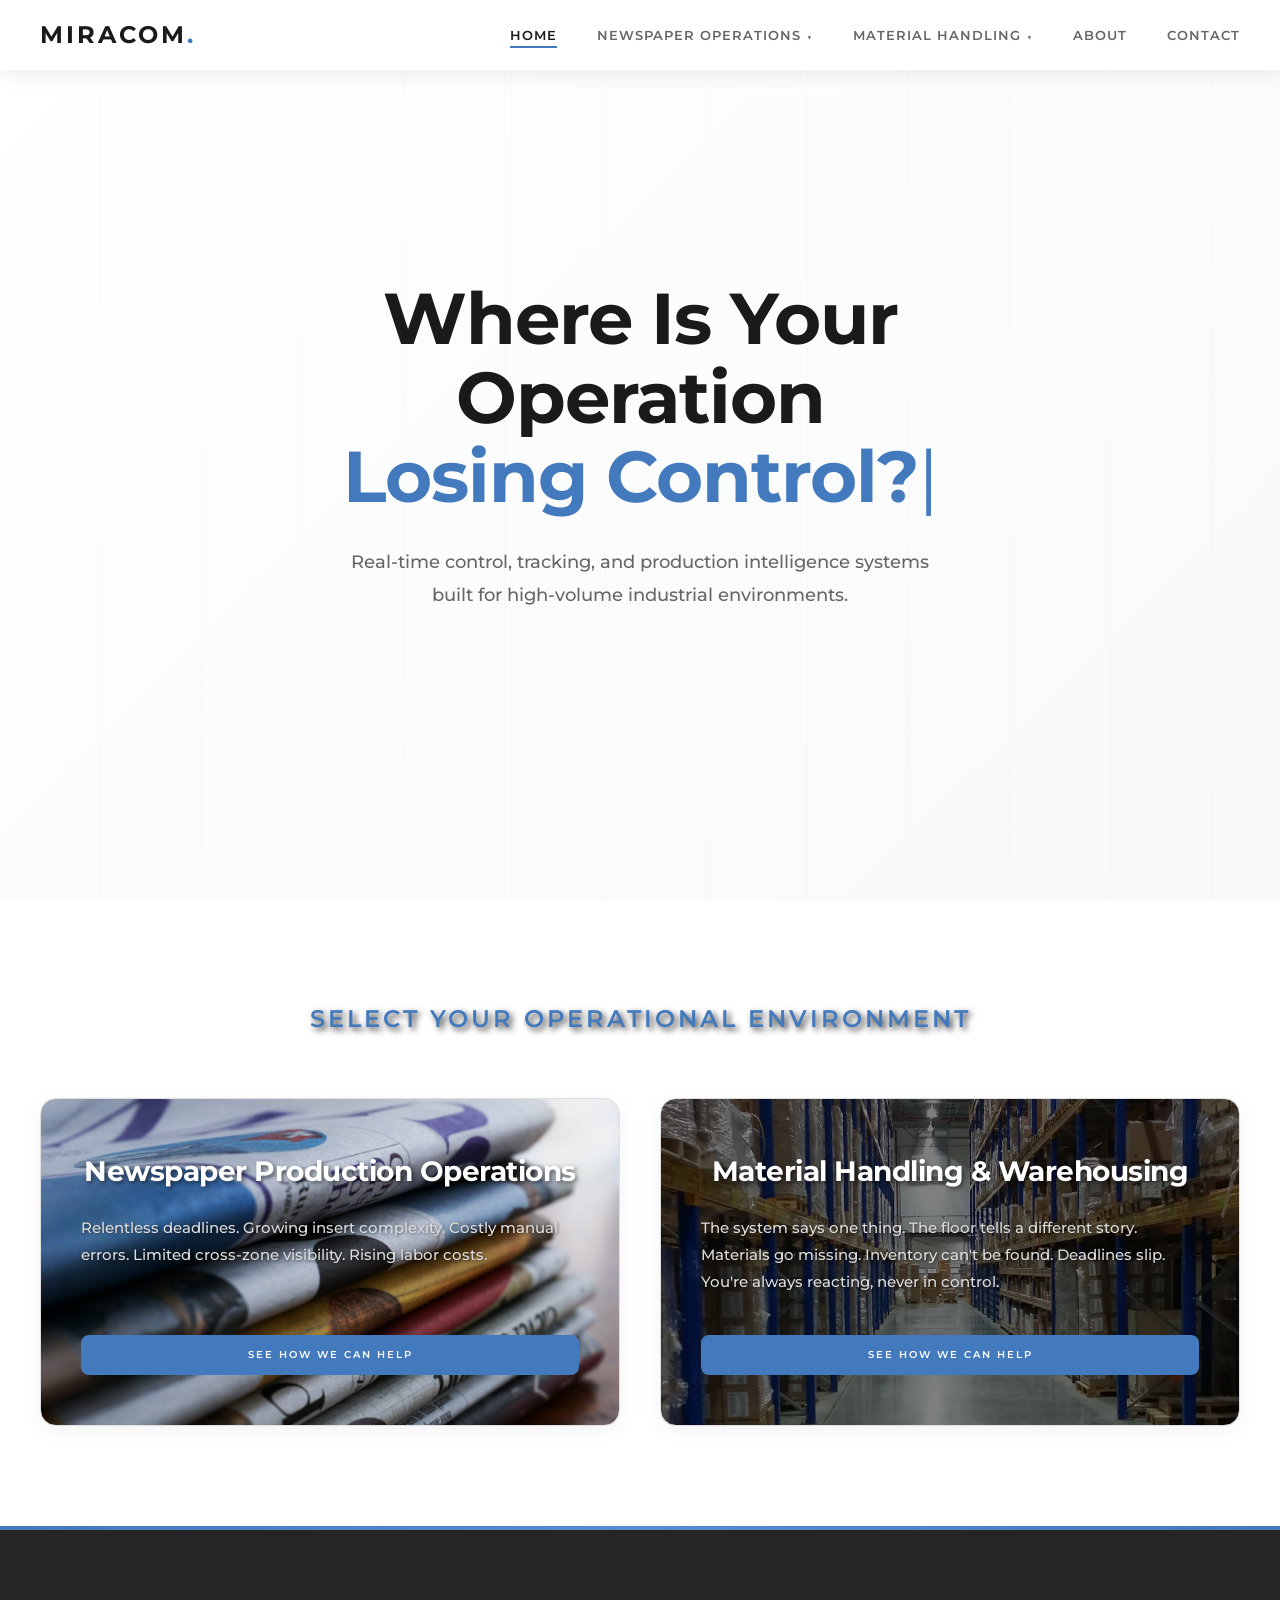
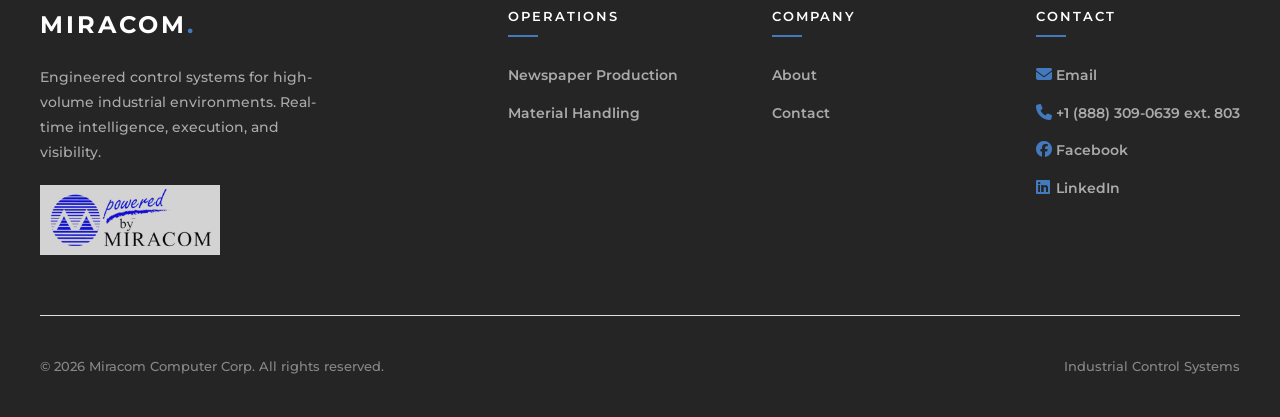
<file: index.html>
<!doctype html>
<html lang="en">
  <head>
    <meta charset="UTF-8" />
    <meta name="viewport" content="width=device-width, initial-scale=1.0" />
    <title>Home | Miracom Computer Corp.</title>
    <meta
      name="description"
      content="Miracom Computer Corp. provides automation solutions for newspaper production and packaging companies. Real-time control, tracking, and production intelligence systems."
    />
    <meta property="og:type" content="website" />
    <meta property="og:url" content="https://www.miracomcomputer.com/" />
    <meta property="og:title" content="Home | Miracom Computer Corp." />
    <meta
      property="og:description"
      content="Miracom Computer Corp. provides automation solutions for newspaper production and packaging companies. Real-time control, tracking, and production intelligence systems."
    />
    <meta
      property="og:image"
      content="https://www.miracomcomputer.com/images/miracom-logo-transparent.png"
    />
    <meta name="twitter:card" content="summary_large_image" />
    <meta name="twitter:title" content="Home | Miracom Computer Corp." />
    <meta
      name="twitter:description"
      content="Miracom Computer Corp. provides automation solutions for newspaper production and packaging companies."
    />
    <link rel="canonical" href="https://www.miracomcomputer.com/" />
    <link rel="preconnect" href="https://fonts.googleapis.com" />
    <link rel="preconnect" href="https://fonts.gstatic.com" crossorigin />
    <link
      href="https://fonts.googleapis.com/css2?family=Montserrat:wght@400;500;600;700&display=swap"
      rel="stylesheet"
    />
    <link
      rel="stylesheet"
      href="https://cdnjs.cloudflare.com/ajax/libs/font-awesome/6.4.0/css/all.min.css"
    />
    <link rel="stylesheet" href="styles.css" />
  </head>
  <body>
    <nav>
      <div class="nav-container">
        <a href="index.html" class="logo">MIRACOM<span>.</span></a>
        <ul class="nav-links">
          <li><a href="index.html" class="active">Home</a></li>
          <li class="has-dropdown">
            <a href="newspaper.html">Newspaper Operations</a>
              <ul class="dropdown-menu">
              <li><a href="mirasert.html">Inserter Control</a></li>
              <li><a href="miralabel.html">Inline Addressing</a></li>
              <li><a href="miralizer.html">Production Intelligence</a></li>
              <li><a href="mirapackage.html">Planning & Coordination</a></li>
            </ul>
          </li>
          <li class="has-dropdown">
            <a href="material-handling.html">Material Handling</a>
            <ul class="dropdown-menu">
              <li><a href="mirastore.html">Inventory Control</a></li>
              <li><a href="miralabel-case.html">Case Coding</a></li>
              <li><a href="miradock.html">Package Monitoring</a></li>
              <li><a href="mirasort.html">Sortation System</a></li>
            </ul>
          </li>
          <li><a href="about.html">About</a></li>
          <li><a href="contact.html">Contact</a></li>
        </ul>
        <div class="nav-toggle">
          <span></span>
          <span></span>
          <span></span>
        </div>
      </div>
    </nav>

    <section class="hero">
      <div class="hero-content">
        <h1>
          Where Is Your Operation<br />
          <span class="typed-text-wrapper">
            <span class="typed-text"></span><span class="cursor">|</span>
          </span>
        </h1>
        <p class="subheadline">
          Real-time control, tracking, and production intelligence systems built
          for high-volume industrial environments.
        </p>
      </div>
    </section>

    <section class="pathways" id="pathways">
      <div class="container">
        <div class="section-title centered">
          Select Your Operational Environment
        </div>
        <div class="pathways-grid">
          <a href="newspaper.html" class="pathway-card pathway-newspaper">
            <h2>Newspaper Production Operations</h2>
            <p class="pathway-subtext">
              Relentless deadlines. Growing insert complexity. Costly manual
              errors. Limited cross-zone visibility. Rising labor costs.
            </p>
            <span class="cta-btn">SEE HOW WE CAN HELP</span>
          </a>
          <a
            href="material-handling.html"
            class="pathway-card pathway-material"
          >
            <h2>Material Handling & Warehousing</h2>
            <p class="pathway-subtext">
              The system says one thing. The floor tells a different story.
              Materials go missing. Inventory can't be found. Deadlines slip.
              You're always reacting, never in control.
            </p>
            <span class="cta-btn">SEE HOW WE CAN HELP</span>
          </a>
        </div>
      </div>
    </section>

    <footer>
      <div class="container">
        <div class="footer-grid">
          <div class="footer-brand">
            <a href="index.html" class="logo">MIRACOM<span>.</span></a>
            <p>
              Engineered control systems for high-volume industrial
              environments. Real-time intelligence, execution, and visibility.
            </p>
            <img
              src="images/miracom-logo-white.png"
              alt="Miracom"
              class="footer-logo"
              loading="lazy"
              width="180"
              height="60"
            />
          </div>
          <div class="footer-column">
            <h4>Operations</h4>
            <ul>
              <li><a href="newspaper.html">Newspaper Production</a></li>
              <li><a href="material-handling.html">Material Handling</a></li>
            </ul>
          </div>
          <div class="footer-column">
            <h4>Company</h4>
            <ul>
              <li><a href="about.html">About</a></li>
              <li><a href="contact.html">Contact</a></li>
            </ul>
          </div>
          <div class="footer-column">
            <h4>Contact</h4>
            <ul class="footer-contact-list">
              <li>
                <a href="mailto:sales@miracomcomputer.com">
                  <i class="fas fa-envelope"></i>
                  <span>Email</span>
                </a>
              </li>
              <li>
                <a href="tel:+18883090639">
                  <i class="fas fa-phone"></i>
                  <span>+1 (888) 309-0639 ext. 803</span>
                </a>
              </li>
              <li>
                <a
                  href="https://www.facebook.com/miracomcomputer"
                  target="_blank" rel="noopener noreferrer"
                >
                  <i class="fab fa-facebook"></i>
                  <span>Facebook</span>
                </a>
              </li>
              <li>
                <a
                  href="https://www.linkedin.com/company/miracom-computer/"
                  target="_blank" rel="noopener noreferrer"
                >
                  <i class="fab fa-linkedin"></i>
                  <span>LinkedIn</span>
                </a>
              </li>
            </ul>
          </div>
        </div>
        <div class="footer-bottom">
          <p>&copy; 2026 Miracom Computer Corp. All rights reserved.</p>
          <p>Industrial Control Systems</p>
        </div>
      </div>
    </footer>
    <script src="script.js"></script>
  </body>
</html>
</file>
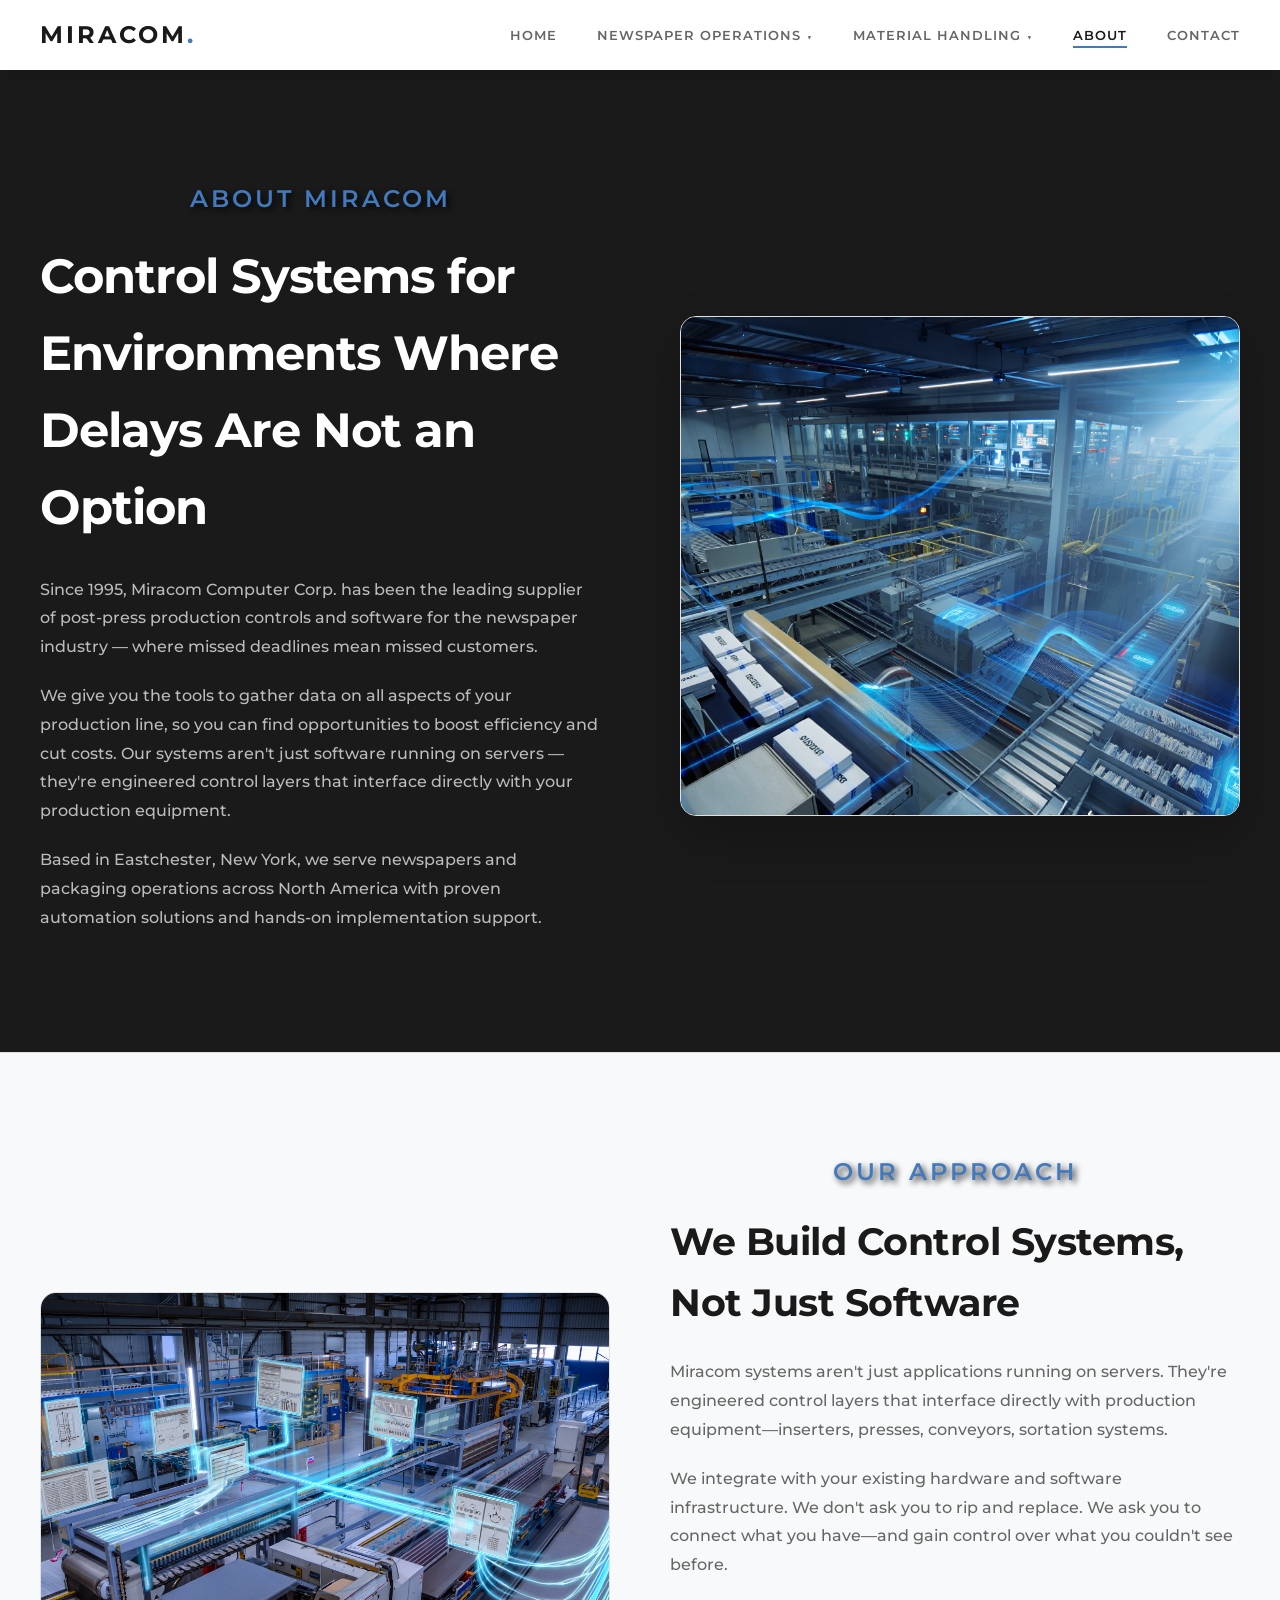
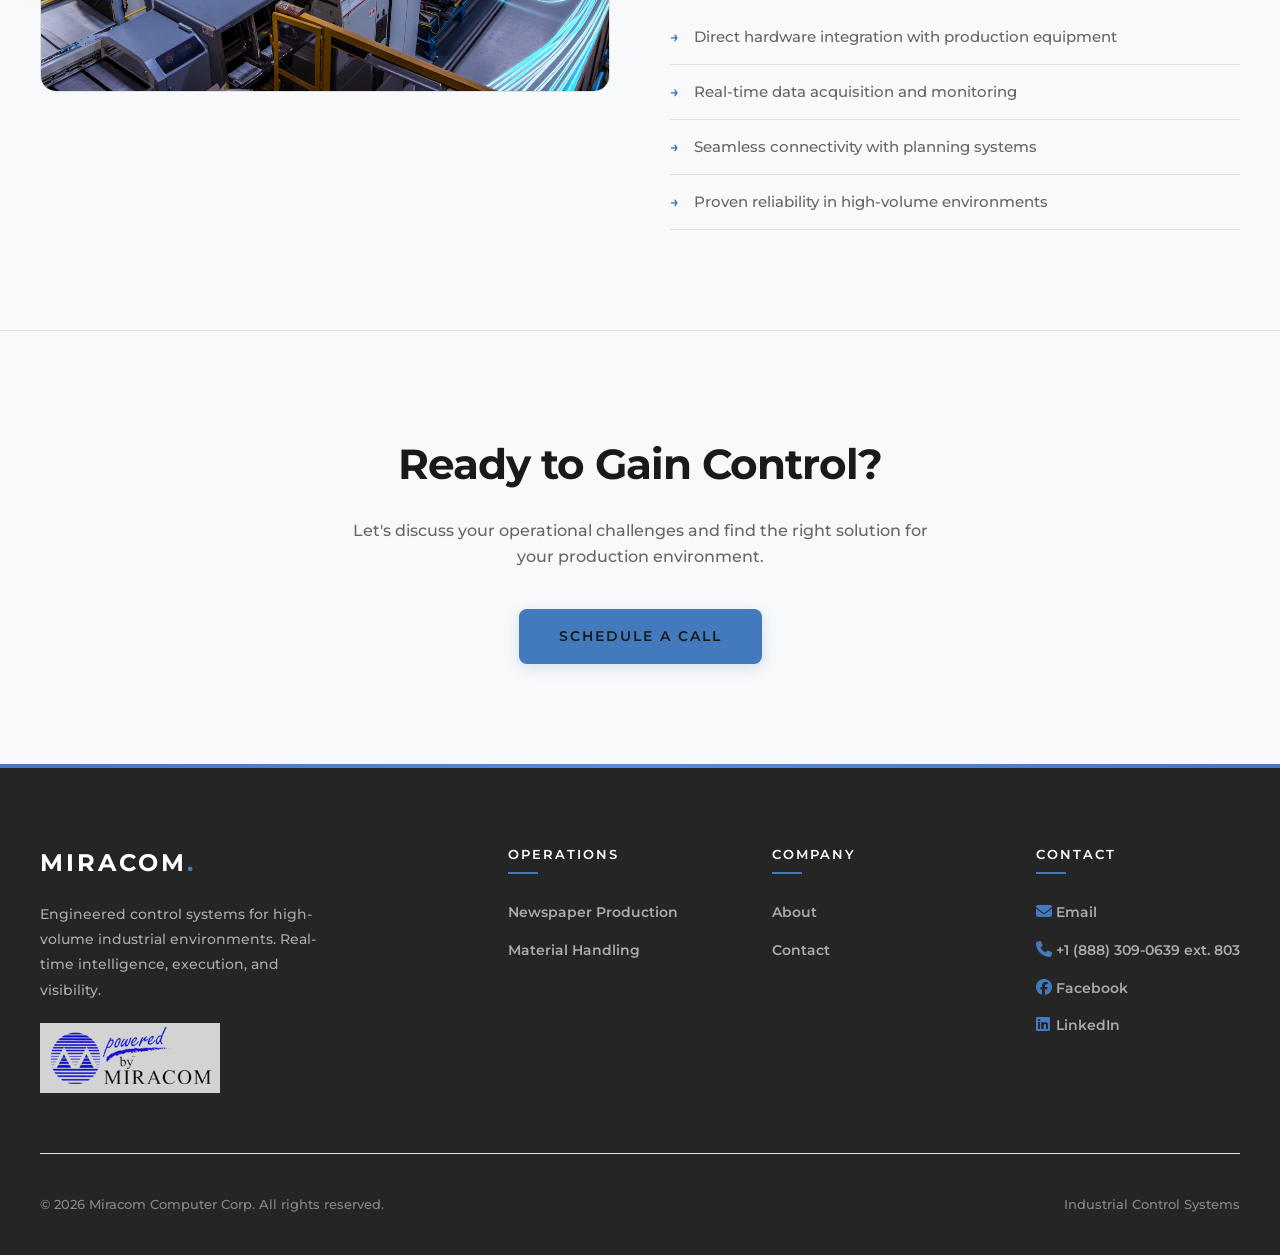
<file: about.html>
<!doctype html>
<html lang="en">
  <head>
    <meta charset="UTF-8" />
    <meta name="viewport" content="width=device-width, initial-scale=1.0" />
    <title>About | Miracom Computer Corp.</title>
    <meta
      name="description"
      content="Learn about Miracom Computer Corp. - 30 years of experience providing automation solutions for newspaper production and warehousing operations."
    />
    <meta property="og:type" content="website" />
    <meta property="og:url" content="https://www.miracomcomputer.com/about.html" />
    <meta property="og:title" content="About | Miracom Computer Corp." />
    <meta
      property="og:description"
      content="Learn about Miracom Computer Corp. - 30 years of experience providing automation solutions for newspaper production and warehousing operations."
    />
    <meta
      property="og:image"
      content="https://www.miracomcomputer.com/images/miracom-logo-transparent.png"
    />
    <meta name="twitter:card" content="summary_large_image" />
    <meta name="twitter:title" content="About | Miracom Computer Corp." />
    <meta
      name="twitter:description"
      content="Learn about Miracom Computer Corp. - 30 years of experience providing automation solutions."
    />
    <link rel="canonical" href="https://www.miracomcomputer.com/about.html" />
    <link rel="preconnect" href="https://fonts.googleapis.com" />
    <link rel="preconnect" href="https://fonts.gstatic.com" crossorigin />
    <link
      href="https://fonts.googleapis.com/css2?family=Montserrat:wght@400;500;600;700&display=swap"
      rel="stylesheet"
    />
    <link
      rel="stylesheet"
      href="https://cdnjs.cloudflare.com/ajax/libs/font-awesome/6.4.0/css/all.min.css"
    />
    <link rel="stylesheet" href="styles.css" />
  </head>
  <body>
    <nav>
      <div class="nav-container">
        <a href="index.html" class="logo">MIRACOM<span>.</span></a>
        <ul class="nav-links">
          <li><a href="index.html">Home</a></li>
          <li class="has-dropdown">
            <a href="newspaper.html">Newspaper Operations</a>
              <ul class="dropdown-menu">
              <li><a href="mirasert.html">Inserter Control</a></li>
              <li><a href="miralabel.html">Inline Addressing</a></li>
              <li><a href="miralizer.html">Production Intelligence</a></li>
              <li><a href="mirapackage.html">Planning & Coordination</a></li>
            </ul>
          </li>
          <li class="has-dropdown">
            <a href="material-handling.html">Material Handling</a>
            <ul class="dropdown-menu">
              <li><a href="mirastore.html">Inventory Control</a></li>
              <li><a href="miralabel-case.html">Case Coding</a></li>
              <li><a href="miradock.html">Package Monitoring</a></li>
              <li><a href="mirasort.html">Sortation System</a></li>
            </ul>
          </li>
          <li><a href="about.html" class="active">About</a></li>
          <li><a href="contact.html">Contact</a></li>
        </ul>
        <div class="nav-toggle">
          <span></span>
          <span></span>
          <span></span>
        </div>
      </div>
    </nav>

    <section class="about-hero">
      <div class="container">
        <div class="about-grid">
          <div class="about-content">
            <div class="section-title">About Miracom</div>
            <h1>
              Control Systems for Environments Where Delays Are Not an Option
            </h1>
            <p>
              Since 1995, Miracom Computer Corp. has been the leading supplier
              of post-press production controls and software for the newspaper
              industry — where missed deadlines mean missed customers.
            </p>
            <p>
              We give you the tools to gather data on all aspects of your
              production line, so you can find opportunities to boost efficiency
              and cut costs. Our systems aren't just software running on servers
              — they're engineered control layers that interface directly with
              your production equipment.
            </p>
            <p>
              Based in Eastchester, New York, we serve newspapers and packaging
              operations across North America with proven automation solutions
              and hands-on implementation support.
            </p>
          </div>
          <div class="about-visual">
            <img src="images/Production Facility - Data Flow.png" alt="Production Facility Data Flow" loading="lazy">
          </div>
        </div>
      </div>
    </section>

    <section class="insight-section">
      <div class="container">
        <div class="insight-grid">
          <div class="insight-visual">
            <img src="images/Connected Ecosystem - Data Flow.png" alt="Connected Ecosystem Data Flow" loading="lazy">
          </div>
          <div class="insight-content">
            <div class="section-title">Our Approach</div>
            <h2>We Build Control Systems, Not Just Software</h2>
            <p>
              Miracom systems aren't just applications running on servers.
              They're engineered control layers that interface directly with
              production equipment—inserters, presses, conveyors, sortation
              systems.
            </p>
            <p>
              We integrate with your existing hardware and software
              infrastructure. We don't ask you to rip and replace. We ask you to
              connect what you have—and gain control over what you couldn't see
              before.
            </p>
            <ul>
              <li>Direct hardware integration with production equipment</li>
              <li>Real-time data acquisition and monitoring</li>
              <li>Seamless connectivity with planning systems</li>
              <li>Proven reliability in high-volume environments</li>
            </ul>
          </div>
        </div>
      </div>
    </section>

    <section class="cta-section">
      <div class="container">
        <h2>Ready to Gain Control?</h2>
        <p>
          Let's discuss your operational challenges and find the right solution
          for your production environment.
        </p>
        <div class="cta-buttons">
          <a href="contact.html" class="btn btn-primary">Schedule a Call</a>
        </div>
      </div>
    </section>

    <footer>
      <div class="container">
        <div class="footer-grid">
          <div class="footer-brand">
            <a href="index.html" class="logo">MIRACOM<span>.</span></a>
            <p>
              Engineered control systems for high-volume industrial
              environments. Real-time intelligence, execution, and visibility.
            </p>
            <img
              src="images/miracom-logo-white.png"
              alt="Miracom"
              class="footer-logo"
              loading="lazy"
              width="180"
              height="60"
            />
          </div>
          <div class="footer-column">
            <h4>Operations</h4>
            <ul>
              <li><a href="newspaper.html">Newspaper Production</a></li>
              <li><a href="material-handling.html">Material Handling</a></li>
            </ul>
          </div>
          <div class="footer-column">
            <h4>Company</h4>
            <ul>
              <li><a href="about.html">About</a></li>
              <li><a href="contact.html">Contact</a></li>
            </ul>
          </div>
          <div class="footer-column">
            <h4>Contact</h4>
            <ul class="footer-contact-list">
              <li>
                <a href="mailto:sales@miracomcomputer.com">
                  <i class="fas fa-envelope"></i>
                  <span>Email</span>
                </a>
              </li>
              <li>
                <a href="tel:+18883090639">
                  <i class="fas fa-phone"></i>
                  <span>+1 (888) 309-0639 ext. 803</span>
                </a>
              </li>
              <li>
                <a
                  href="https://www.facebook.com/miracomcomputer"
                  target="_blank" rel="noopener noreferrer"
                >
                  <i class="fab fa-facebook"></i>
                  <span>Facebook</span>
                </a>
              </li>
              <li>
                <a
                  href="https://www.linkedin.com/company/miracom-computer/"
                  target="_blank" rel="noopener noreferrer"
                >
                  <i class="fab fa-linkedin"></i>
                  <span>LinkedIn</span>
                </a>
              </li>
            </ul>
          </div>
        </div>
        <div class="footer-bottom">
          <p>&copy; 2026 Miracom Computer Corp. All rights reserved.</p>
          <p>Industrial Control Systems</p>
        </div>
      </div>
    </footer>
    <script src="script.js"></script>
  </body>
</html>
</file>
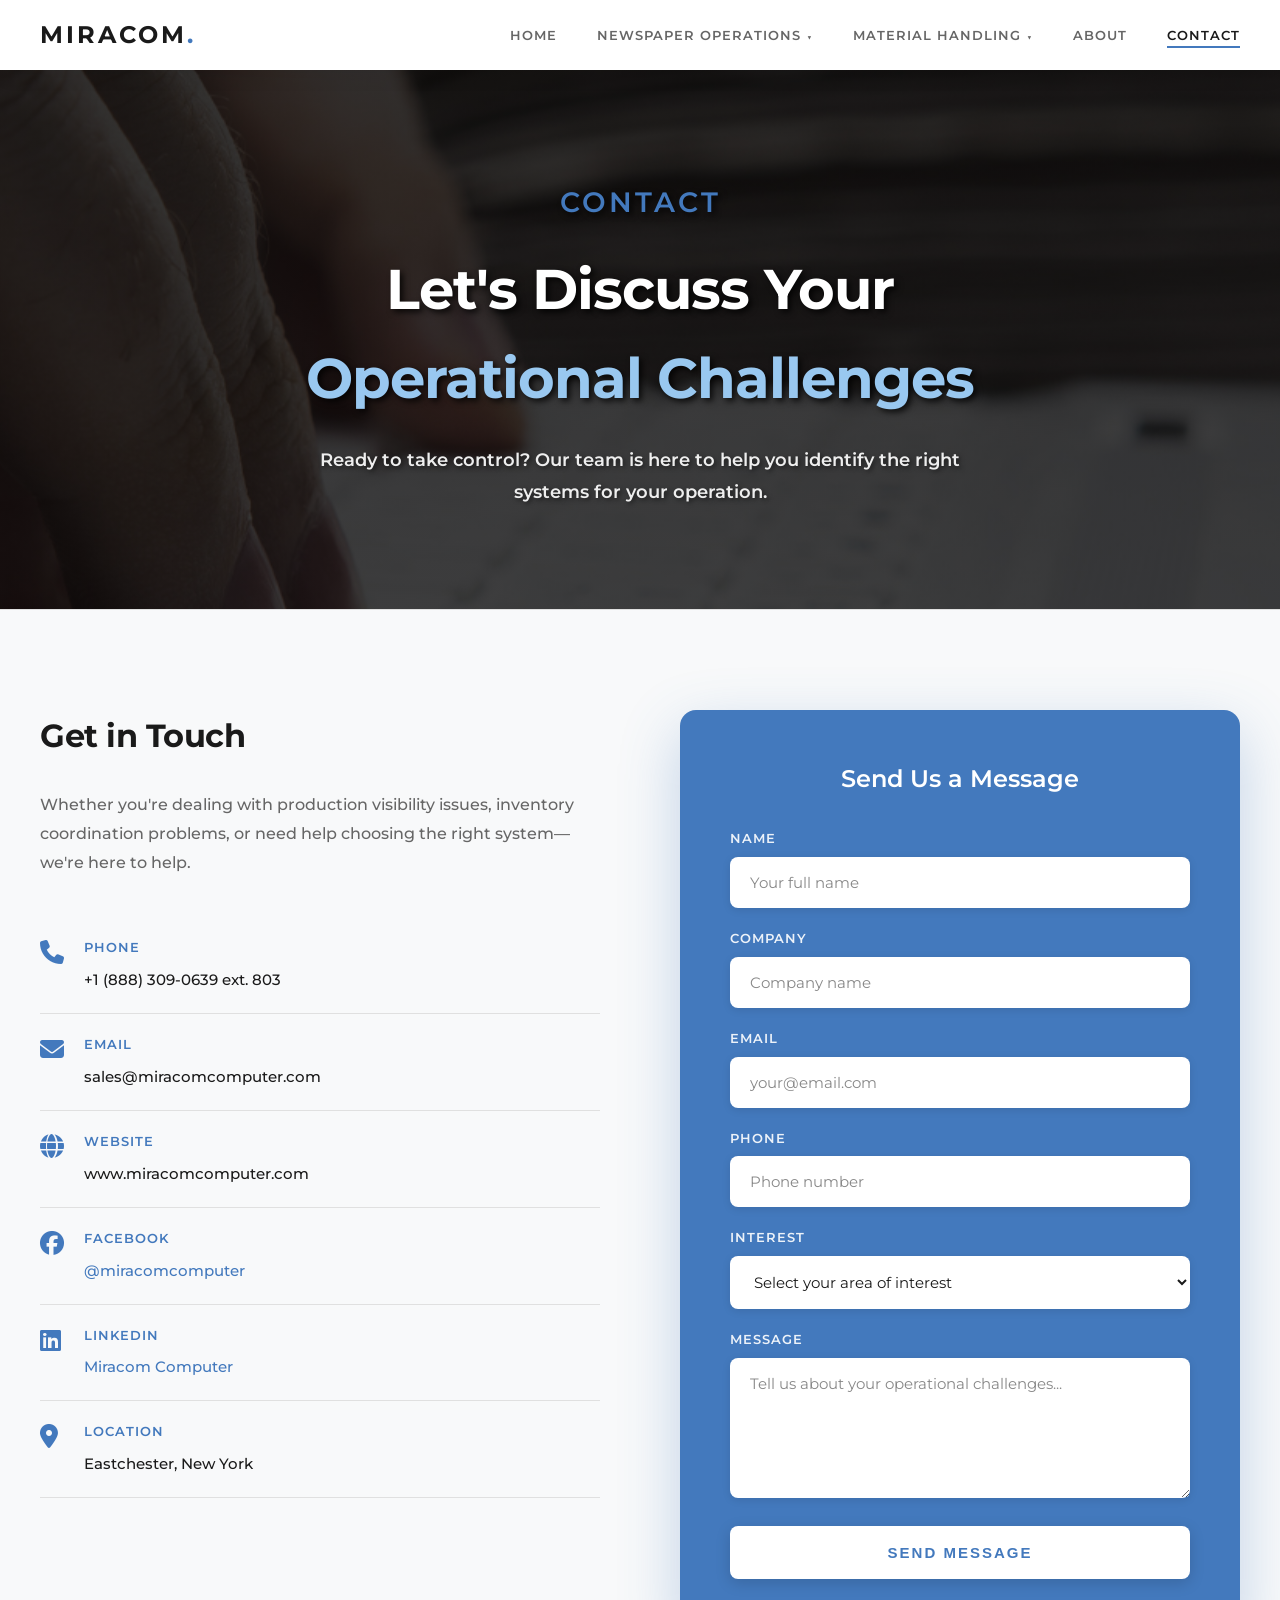
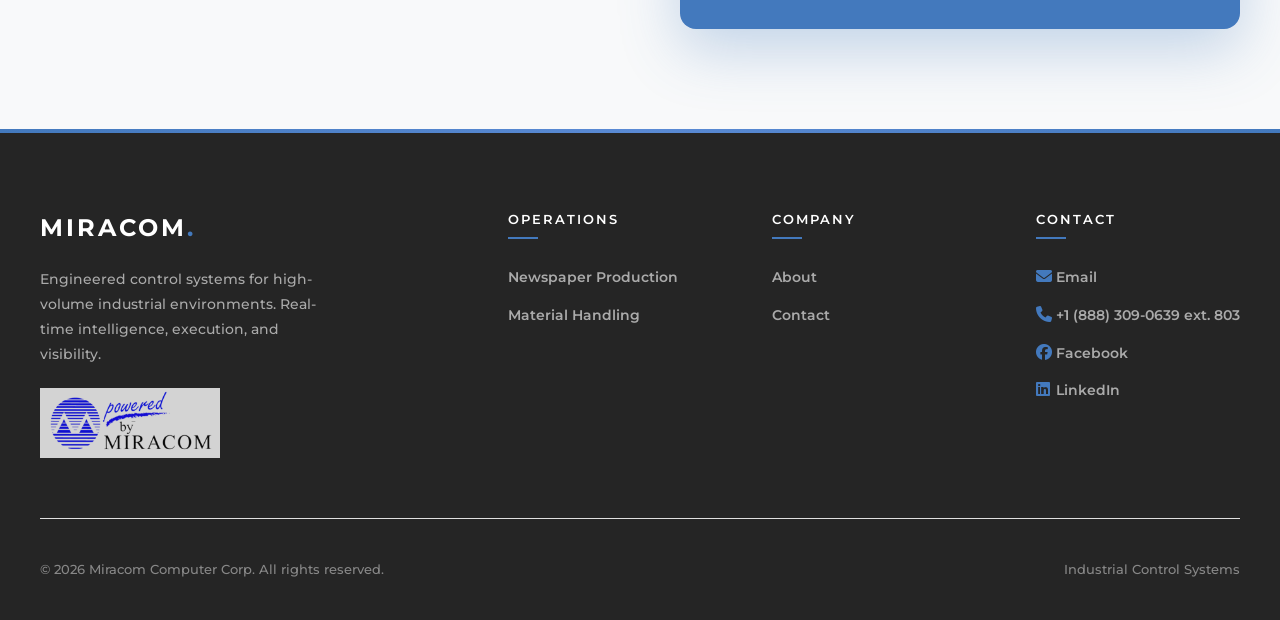
<file: contact.html>
<!doctype html>
<html lang="en">
  <head>
    <meta charset="UTF-8" />
    <meta name="viewport" content="width=device-width, initial-scale=1.0" />
    <title>Contact | Miracom Computer Corp.</title>
    <meta
      name="description"
      content="Contact Miracom Computer Corp. for automation solutions. Call +1 (888) 309-0639 or email sales@miracomcomputer.com"
    />
    <meta property="og:type" content="website" />
    <meta property="og:url" content="https://www.miracomcomputer.com/contact.html" />
    <meta property="og:title" content="Contact | Miracom Computer Corp." />
    <meta
      property="og:description"
      content="Contact Miracom Computer Corp. for automation solutions. Call +1 (888) 309-0639 or email sales@miracomcomputer.com"
    />
    <meta
      property="og:image"
      content="https://www.miracomcomputer.com/images/miracom-logo-transparent.png"
    />
    <meta name="twitter:card" content="summary_large_image" />
    <meta name="twitter:title" content="Contact | Miracom Computer Corp." />
    <meta
      name="twitter:description"
      content="Contact Miracom Computer Corp. for automation solutions."
    />
    <link rel="canonical" href="https://www.miracomcomputer.com/contact.html" />
    <link rel="preconnect" href="https://fonts.googleapis.com" />
    <link rel="preconnect" href="https://fonts.gstatic.com" crossorigin />
    <link
      href="https://fonts.googleapis.com/css2?family=Montserrat:wght@400;500;600;700&display=swap"
      rel="stylesheet"
    />
    <link
      rel="stylesheet"
      href="https://cdnjs.cloudflare.com/ajax/libs/font-awesome/6.4.0/css/all.min.css"
    />
    <link rel="stylesheet" href="styles.css" />
  </head>
  <body>
    <nav>
      <div class="nav-container">
        <a href="index.html" class="logo">MIRACOM<span>.</span></a>
        <ul class="nav-links">
          <li><a href="index.html">Home</a></li>
          <li class="has-dropdown">
            <a href="newspaper.html">Newspaper Operations</a>
              <ul class="dropdown-menu">
              <li><a href="mirasert.html">Inserter Control</a></li>
              <li><a href="miralabel.html">Inline Addressing</a></li>
              <li><a href="miralizer.html">Production Intelligence</a></li>
              <li><a href="mirapackage.html">Planning & Coordination</a></li>
            </ul>
          </li>
          <li class="has-dropdown">
            <a href="material-handling.html">Material Handling</a>
            <ul class="dropdown-menu">
              <li><a href="mirastore.html">Inventory Control</a></li>
              <li><a href="miralabel-case.html">Case Coding</a></li>
              <li><a href="miradock.html">Package Monitoring</a></li>
              <li><a href="mirasort.html">Sortation System</a></li>
            </ul>
          </li>
          <li><a href="about.html">About</a></li>
          <li><a href="contact.html" class="active">Contact</a></li>
        </ul>
        <div class="nav-toggle">
          <span></span>
          <span></span>
          <span></span>
        </div>
      </div>
    </nav>

    <section class="page-header contact-header">
      <div class="container">
        <div class="section-title">Contact</div>
        <h1>
          Let's Discuss Your<br /><span class="highlight"
            >Operational Challenges</span
          >
        </h1>
        <p class="page-subtitle">
          Ready to take control? Our team is here to help you identify the right
          systems for your operation.
        </p>
      </div>
    </section>

    <section class="contact-section">
      <div class="container">
        <div class="contact-grid">
          <div class="contact-info white-bg">
            <h2>Get in Touch</h2>
            <p>
              Whether you're dealing with production visibility issues,
              inventory coordination problems, or need help choosing the right
              system—we're here to help.
            </p>
            <ul class="contact-details">
              <li>
                <i class="fas fa-phone"></i>
                <div>
                  <span>Phone</span>
                  <p>+1 (888) 309-0639 ext. 803</p>
                </div>
              </li>
              <li>
                <i class="fas fa-envelope"></i>
                <div>
                  <span>Email</span>
                  <p>sales@miracomcomputer.com</p>
                </div>
              </li>
              <li>
                <i class="fas fa-globe"></i>
                <div>
                  <span>Website</span>
                  <p>www.miracomcomputer.com</p>
                </div>
              </li>
              <li>
                <i class="fab fa-facebook"></i>
                <div>
                  <span>Facebook</span>
                  <p>
                    <a
                      href="https://www.facebook.com/miracomcomputer"
                      target="_blank" rel="noopener noreferrer"
                      >@miracomcomputer</a
                    >
                  </p>
                </div>
              </li>
              <li>
                <i class="fab fa-linkedin"></i>
                <div>
                  <span>LinkedIn</span>
                  <p>
                    <a
                      href="https://www.linkedin.com/company/miracom-computer/"
                      target="_blank" rel="noopener noreferrer"
                      >Miracom Computer</a
                    >
                  </p>
                </div>
              </li>
              <li>
                <i class="fas fa-map-marker-alt"></i>
                <div>
                  <span>Location</span>
                  <p>Eastchester, New York</p>
                </div>
              </li>
            </ul>
          </div>
          <div class="contact-form">
            <h3>Send Us a Message</h3>
            <form class="avada-form" method="POST">
              <div class="form-group">
                <label for="name">Name</label>
                <input type="text" id="name" name="name" placeholder="Your full name" required />
              </div>
              <div class="form-group">
                <label for="company">Company</label>
                <input type="text" id="company" name="company" placeholder="Company name" />
              </div>
              <div class="form-group">
                <label for="email">Email</label>
                <input type="email" id="email" name="email" placeholder="your@email.com" required />
              </div>
              <div class="form-group">
                <label for="phone">Phone</label>
                <input type="tel" id="phone" name="phone" placeholder="Phone number" />
              </div>
              <div class="form-group">
                <label for="interest">Interest</label>
                <select id="interest" name="interest">
                  <option value="">Select your area of interest</option>
                  <option value="newspaper">
                    Newspaper Production Operations
                  </option>
                  <option value="material-handling">
                    Material Handling & Warehousing
                  </option>
                  <option value="products">
                    Products / Product Information
                  </option>
                  <option value="support">Support / Maintenance</option>
                  <option value="other">Other</option>
                </select>
              </div>
              <div class="form-group">
                <label for="message">Message</label>
                <textarea
                  id="message"
                  name="message"
                  placeholder="Tell us about your operational challenges..."
                  required
                ></textarea>
              </div>
              <button type="submit" class="btn btn-primary">
                Send Message
              </button>
            </form>
          </div>
        </div>
      </div>
    </section>

    <footer>
      <div class="container">
        <div class="footer-grid">
          <div class="footer-brand">
            <a href="index.html" class="logo">MIRACOM<span>.</span></a>
            <p>
              Engineered control systems for high-volume industrial
              environments. Real-time intelligence, execution, and visibility.
            </p>
            <img
              src="images/miracom-logo-white.png"
              alt="Miracom"
              class="footer-logo"
              loading="lazy"
              width="180"
              height="60"
            />
          </div>
          <div class="footer-column">
            <h4>Operations</h4>
            <ul>
              <li><a href="newspaper.html">Newspaper Production</a></li>
              <li><a href="material-handling.html">Material Handling</a></li>
            </ul>
          </div>
          <div class="footer-column">
            <h4>Company</h4>
            <ul>
              <li><a href="about.html">About</a></li>
              <li><a href="contact.html">Contact</a></li>
            </ul>
          </div>
          <div class="footer-column">
            <h4>Contact</h4>
            <ul class="footer-contact-list">
              <li>
                <a href="mailto:sales@miracomcomputer.com">
                  <i class="fas fa-envelope"></i>
                  <span>Email</span>
                </a>
              </li>
              <li>
                <a href="tel:+18883090639">
                  <i class="fas fa-phone"></i>
                  <span>+1 (888) 309-0639 ext. 803</span>
                </a>
              </li>
              <li>
                <a
                  href="https://www.facebook.com/miracomcomputer"
                  target="_blank" rel="noopener noreferrer"
                >
                  <i class="fab fa-facebook"></i>
                  <span>Facebook</span>
                </a>
              </li>
              <li>
                <a
                  href="https://www.linkedin.com/company/miracom-computer/"
                  target="_blank" rel="noopener noreferrer"
                >
                  <i class="fab fa-linkedin"></i>
                  <span>LinkedIn</span>
                </a>
              </li>
            </ul>
          </div>
        </div>
        <div class="footer-bottom">
          <p>&copy; 2026 Miracom Computer Corp. All rights reserved.</p>
          <p>Industrial Control Systems</p>
        </div>
      </div>
    </footer>
    <script src="script.js"></script>
  </body>
</html>
</file>
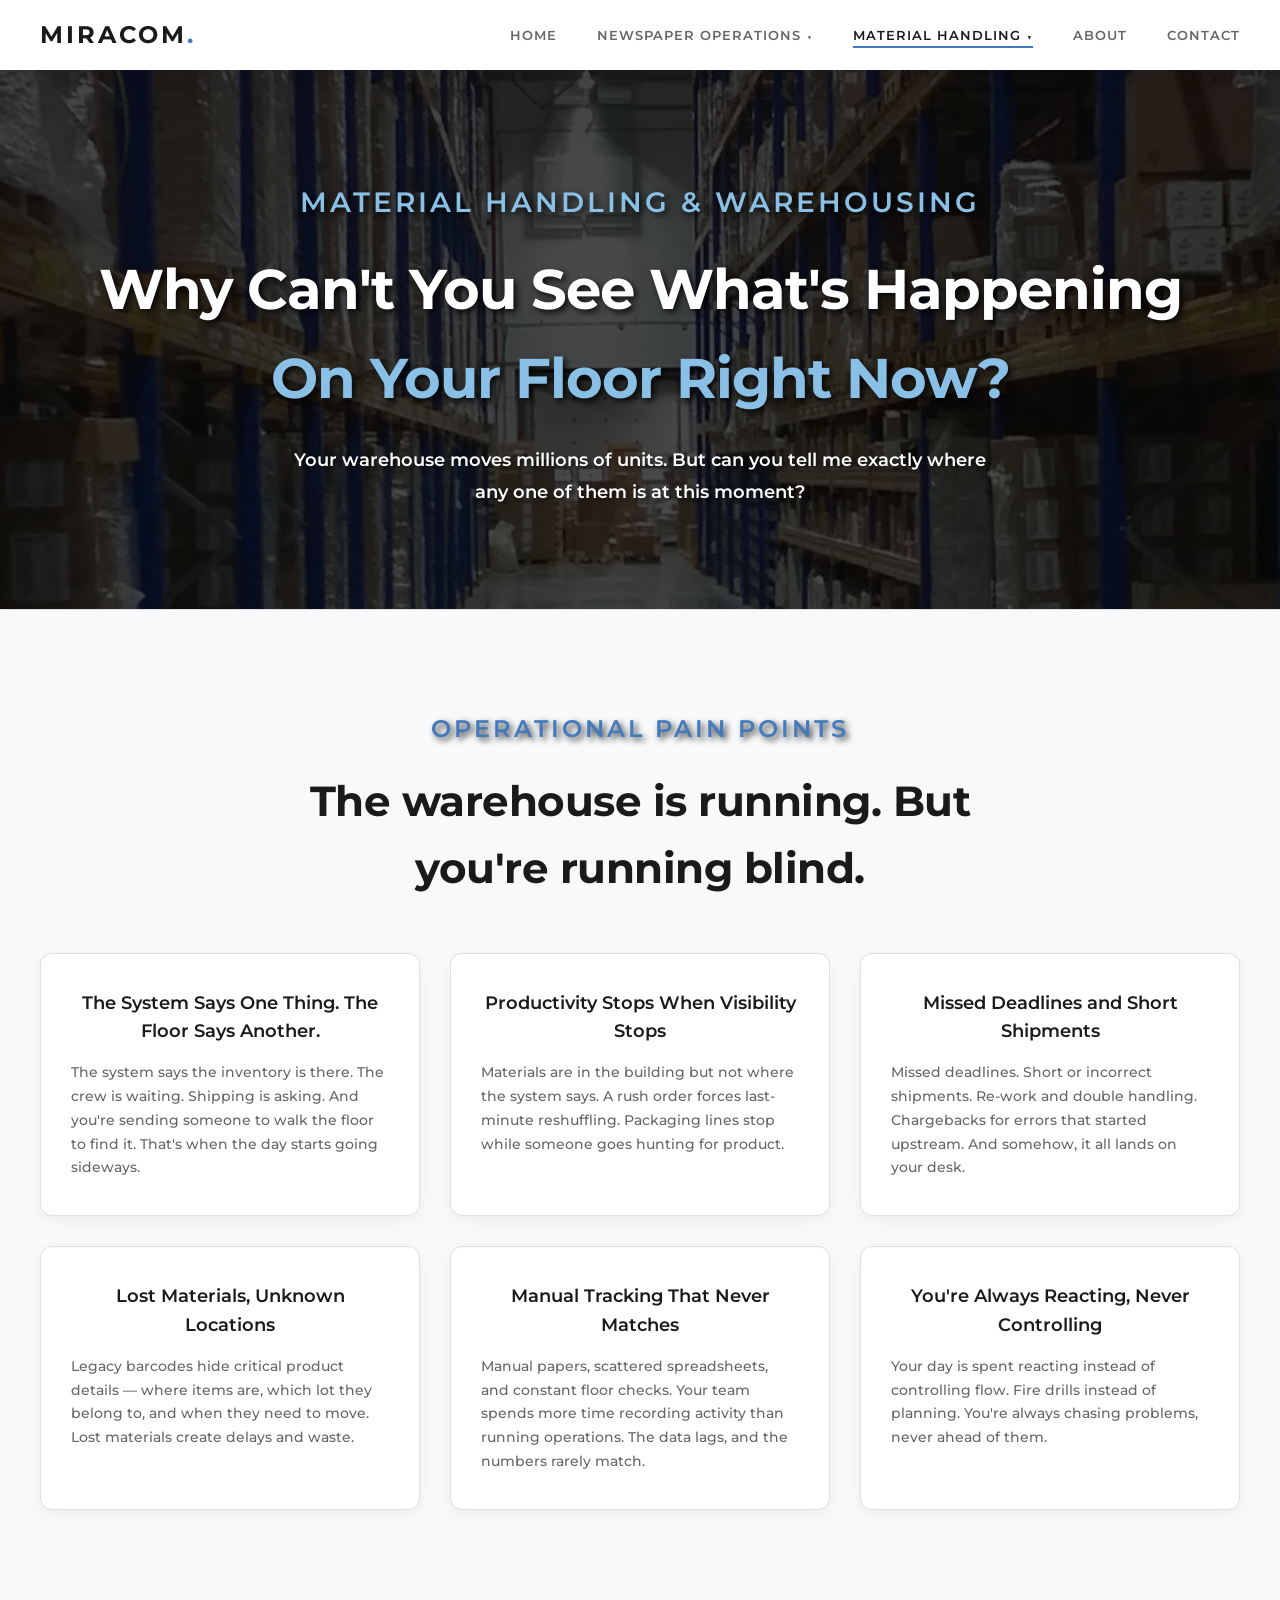
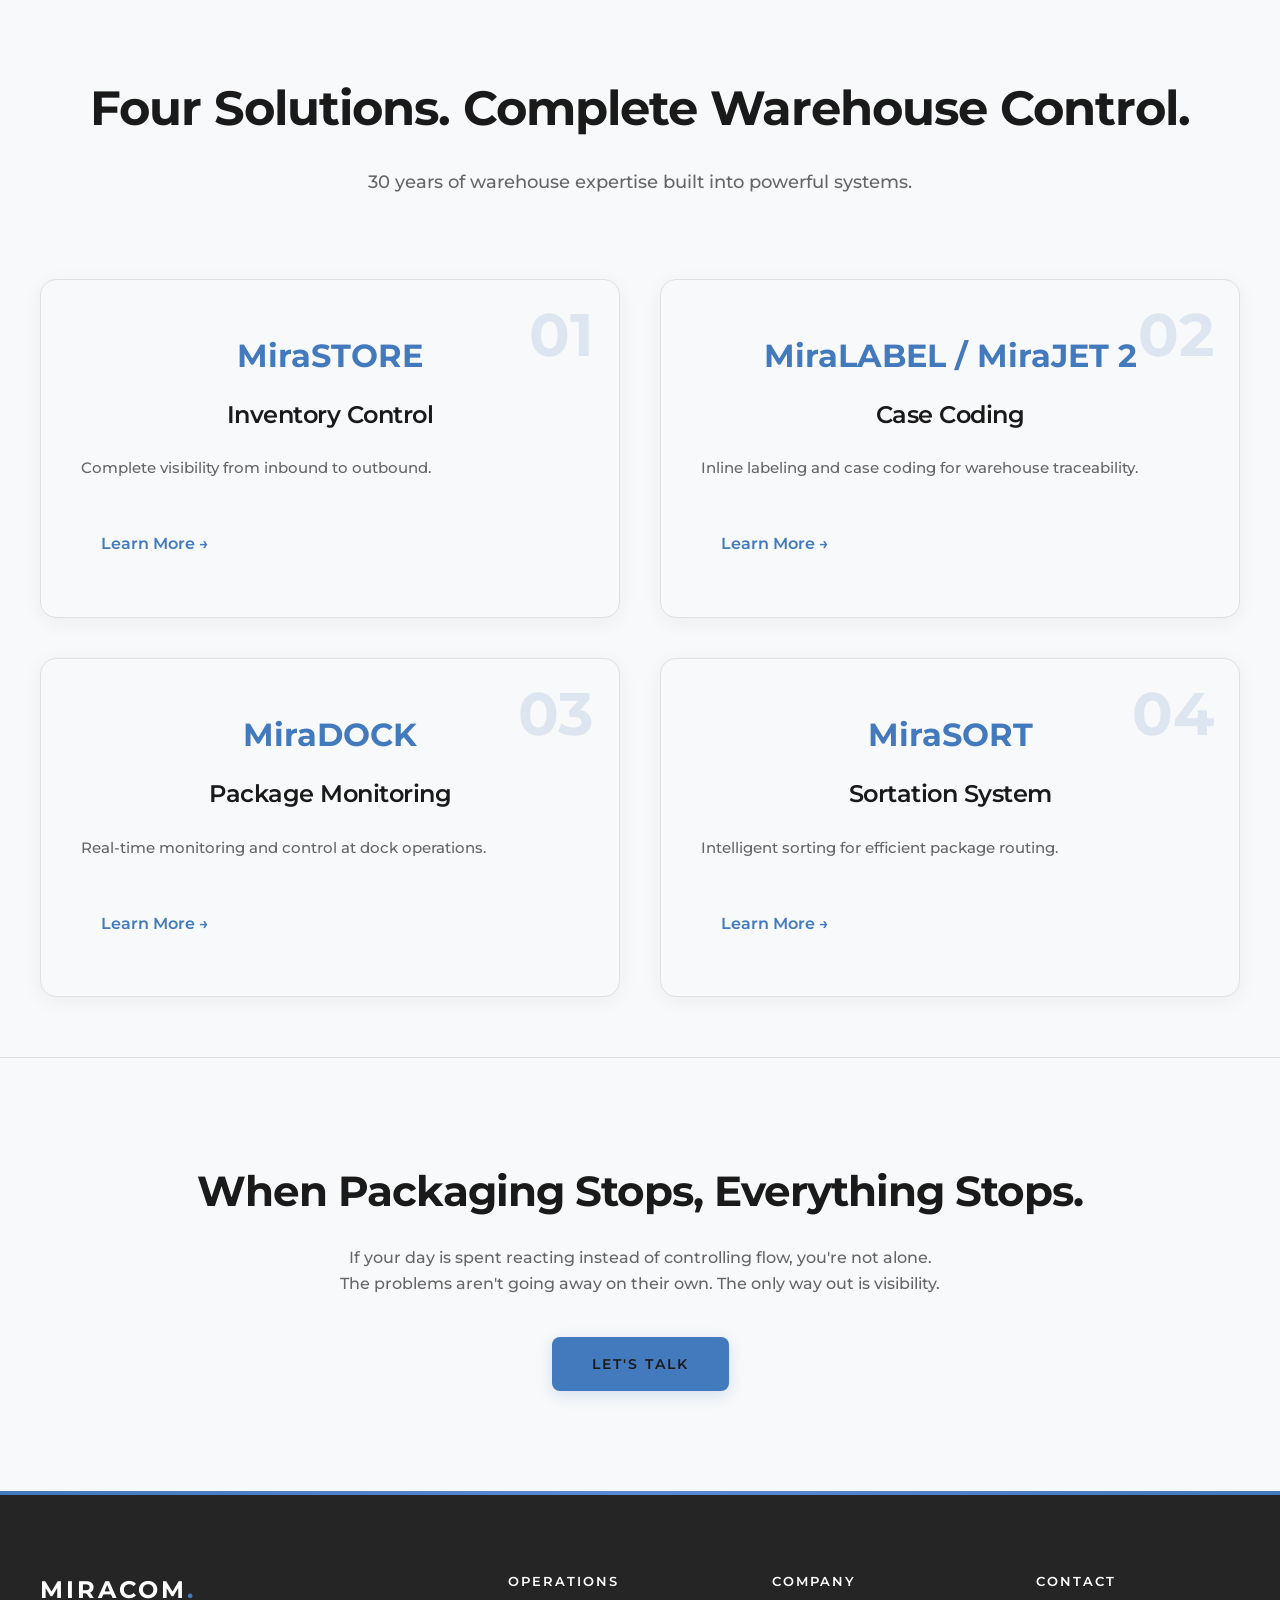
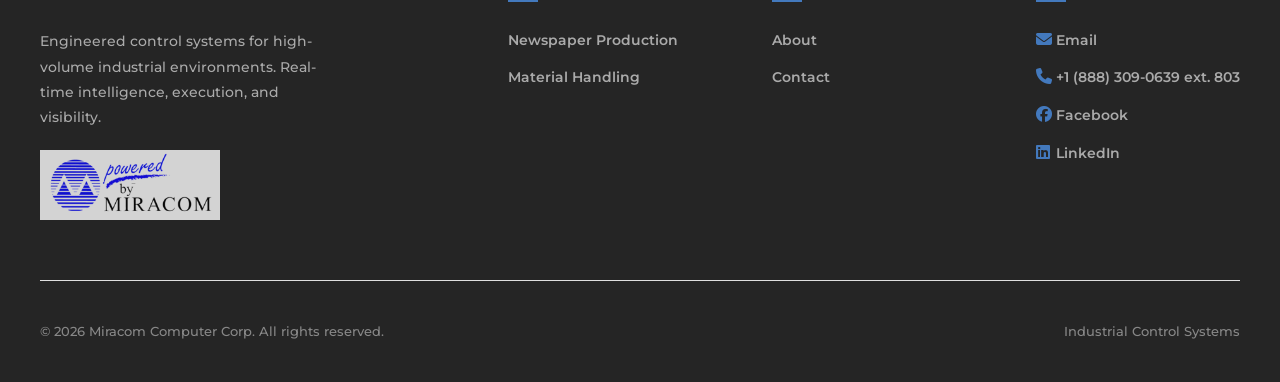
<file: material-handling.html>
<!doctype html>
<html lang="en">
  <head>
    <meta charset="UTF-8" />
    <meta name="viewport" content="width=device-width, initial-scale=1.0" />
    <title>Material Handling & Warehousing | Miracom Computer Corp.</title>
    <meta
      name="description"
      content="Miracom provides warehouse automation solutions. MiraSTORE delivers real-time inventory visibility from inbound to outbound for material handling operations."
    />
    <meta property="og:type" content="website" />
    <meta property="og:url" content="https://www.miracomcomputer.com/material-handling.html" />
    <meta property="og:title" content="Material Handling & Warehousing | Miracom Computer Corp." />
    <meta
      property="og:description"
      content="Miracom provides warehouse automation solutions. MiraSTORE delivers real-time inventory visibility."
    />
    <meta
      property="og:image"
      content="https://www.miracomcomputer.com/images/miracom-logo-transparent.png"
    />
    <meta name="twitter:card" content="summary_large_image" />
    <meta name="twitter:title" content="Material Handling & Warehousing | Miracom Computer Corp." />
    <meta name="twitter:description" content="Miracom provides warehouse automation solutions." />
    <link rel="canonical" href="https://www.miracomcomputer.com/material-handling.html" />
    <link rel="preconnect" href="https://fonts.googleapis.com" />
    <link rel="preconnect" href="https://fonts.gstatic.com" crossorigin />
    <link
      href="https://fonts.googleapis.com/css2?family=Montserrat:wght@400;500;600;700&display=swap"
      rel="stylesheet"
    />
    <link
      rel="stylesheet"
      href="https://cdnjs.cloudflare.com/ajax/libs/font-awesome/6.4.0/css/all.min.css"
    />
    <link rel="stylesheet" href="styles.css" />
  </head>
  <body>
    <nav>
      <div class="nav-container">
        <a href="index.html" class="logo">MIRACOM<span>.</span></a>
        <ul class="nav-links">
          <li><a href="index.html">Home</a></li>
          <li class="has-dropdown">
            <a href="newspaper.html">Newspaper Operations</a>
              <ul class="dropdown-menu">
              <li><a href="mirasert.html">Inserter Control</a></li>
              <li><a href="miralabel.html">Inline Addressing</a></li>
              <li><a href="miralizer.html">Production Intelligence</a></li>
              <li><a href="mirapackage.html">Planning & Coordination</a></li>
            </ul>
          </li>
          <li class="has-dropdown">
            <a href="material-handling.html" class="active">Material Handling</a>
            <ul class="dropdown-menu">
              <li><a href="mirastore.html">Inventory Control</a></li>
              <li><a href="miralabel-case.html">Case Coding</a></li>
              <li><a href="miradock.html">Package Monitoring</a></li>
              <li><a href="mirasort.html">Sortation System</a></li>
            </ul>
          </li>
          <li><a href="about.html">About</a></li>
          <li><a href="contact.html">Contact</a></li>
        </ul>
        <div class="nav-toggle">
          <span></span>
          <span></span>
          <span></span>
        </div>
      </div>
    </nav>

    <section class="page-header material-handling-header">
      <div class="container">
        <div class="section-title">Material Handling & Warehousing</div>
        <h1>
          Why Can't You See What's Happening<br /><span class="highlight"
            >On Your Floor Right Now?</span
          >
        </h1>
        <p class="page-subtitle">
          Your warehouse moves millions of units. But can you tell me exactly
          where any one of them is at this moment?
        </p>
      </div>
    </section>

    <section class="pain-section">
      <div class="container">
        <div class="section-title">Operational Pain Points</div>
        <h2>The warehouse is running. But you're running blind.</h2>
        <div class="pain-grid">
          <div class="pain-item">
            <h3>The System Says One Thing. The Floor Says Another.</h3>
            <p>
              The system says the inventory is there. The crew is waiting.
              Shipping is asking. And you're sending someone to walk the floor
              to find it. That's when the day starts going sideways.
            </p>
          </div>
          <div class="pain-item">
            <h3>Productivity Stops When Visibility Stops</h3>
            <p>
              Materials are in the building but not where the system says. A
              rush order forces last-minute reshuffling. Packaging lines stop
              while someone goes hunting for product.
            </p>
          </div>
          <div class="pain-item">
            <h3>Missed Deadlines and Short Shipments</h3>
            <p>
              Missed deadlines. Short or incorrect shipments. Re-work and double
              handling. Chargebacks for errors that started upstream. And
              somehow, it all lands on your desk.
            </p>
          </div>
          <div class="pain-item">
            <h3>Lost Materials, Unknown Locations</h3>
            <p>
              Legacy barcodes hide critical product details — where items are,
              which lot they belong to, and when they need to move. Lost
              materials create delays and waste.
            </p>
          </div>
          <div class="pain-item">
            <h3>Manual Tracking That Never Matches</h3>
            <p>
              Manual papers, scattered spreadsheets, and constant floor checks.
              Your team spends more time recording activity than running
              operations. The data lags, and the numbers rarely match.
            </p>
          </div>
          <div class="pain-item">
            <h3>You're Always Reacting, Never Controlling</h3>
            <p>
              Your day is spent reacting instead of controlling flow. Fire
              drills instead of planning. You're always chasing problems, never
              ahead of them.
            </p>
          </div>
        </div>
      </div>
    </section>

    <section class="pillars-section">
      <div class="container">
        <div class="pillars-header">
          <h2>Four Solutions. Complete Warehouse Control.</h2>
          <p>30 years of warehouse expertise built into powerful systems.</p>
        </div>
        <div class="pillars-grid">
          <div class="pillar-card">
            <span class="pillar-number">01</span>
            <h3>MiraSTORE</h3>
            <h4>Inventory Control</h4>
            <p>Complete visibility from inbound to outbound.</p>
            <a href="mirastore.html" class="learn-more">Learn More →</a>
          </div>
          <div class="pillar-card">
            <span class="pillar-number">02</span>
            <h3>MiraLABEL / MiraJET 2</h3>
            <h4>Case Coding</h4>
            <p>Inline labeling and case coding for warehouse traceability.</p>
            <a href="miralabel-case.html" class="learn-more">Learn More →</a>
          </div>
          <div class="pillar-card">
            <span class="pillar-number">03</span>
            <h3>MiraDOCK</h3>
            <h4>Package Monitoring</h4>
            <p>Real-time monitoring and control at dock operations.</p>
            <a href="miradock.html" class="learn-more">Learn More →</a>
          </div>
          <div class="pillar-card">
            <span class="pillar-number">04</span>
            <h3>MiraSORT</h3>
            <h4>Sortation System</h4>
            <p>Intelligent sorting for efficient package routing.</p>
            <a href="mirasort.html" class="learn-more">Learn More →</a>
          </div>
        </div>
      </div>
    </section>

    <section class="cta-section">
      <div class="container">
        <h2>When Packaging Stops, Everything Stops.</h2>
        <p>
          If your day is spent reacting instead of controlling flow, you're not
          alone. The problems aren't going away on their own. The only way out
          is visibility.
        </p>
        <div class="cta-buttons">
          <a href="contact.html" class="btn btn-primary">Let's Talk</a>
        </div>
      </div>
    </section>

    <footer>
      <div class="container">
        <div class="footer-grid">
          <div class="footer-brand">
            <a href="index.html" class="logo">MIRACOM<span>.</span></a>
            <p>
              Engineered control systems for high-volume industrial
              environments. Real-time intelligence, execution, and visibility.
            </p>
            <img
              src="images/miracom-logo-white.png"
              alt="Miracom"
              class="footer-logo"
              loading="lazy"
              width="180"
              height="60"
            />
          </div>
          <div class="footer-column">
            <h4>Operations</h4>
            <ul>
              <li><a href="newspaper.html">Newspaper Production</a></li>
              <li><a href="material-handling.html">Material Handling</a></li>
            </ul>
          </div>
          <div class="footer-column">
            <h4>Company</h4>
            <ul>
              <li><a href="about.html">About</a></li>
              <li><a href="contact.html">Contact</a></li>
            </ul>
          </div>
          <div class="footer-column">
            <h4>Contact</h4>
            <ul class="footer-contact-list">
              <li>
                <a href="mailto:sales@miracomcomputer.com">
                  <i class="fas fa-envelope"></i>
                  <span>Email</span>
                </a>
              </li>
              <li>
                <a href="tel:+18883090639">
                  <i class="fas fa-phone"></i>
                  <span>+1 (888) 309-0639 ext. 803</span>
                </a>
              </li>
              <li>
                <a
                  href="https://www.facebook.com/miracomcomputer"
                  target="_blank" rel="noopener noreferrer"
                >
                  <i class="fab fa-facebook"></i>
                  <span>Facebook</span>
                </a>
              </li>
              <li>
                <a
                  href="https://www.linkedin.com/company/miracom-computer/"
                  target="_blank" rel="noopener noreferrer"
                >
                  <i class="fab fa-linkedin"></i>
                  <span>LinkedIn</span>
                </a>
              </li>
            </ul>
          </div>
        </div>
        <div class="footer-bottom">
          <p>&copy; 2026 Miracom Computer Corp. All rights reserved.</p>
          <p>Industrial Control Systems</p>
        </div>
      </div>
    </footer>
    <script src="script.js"></script>
  </body>
</html>
</file>
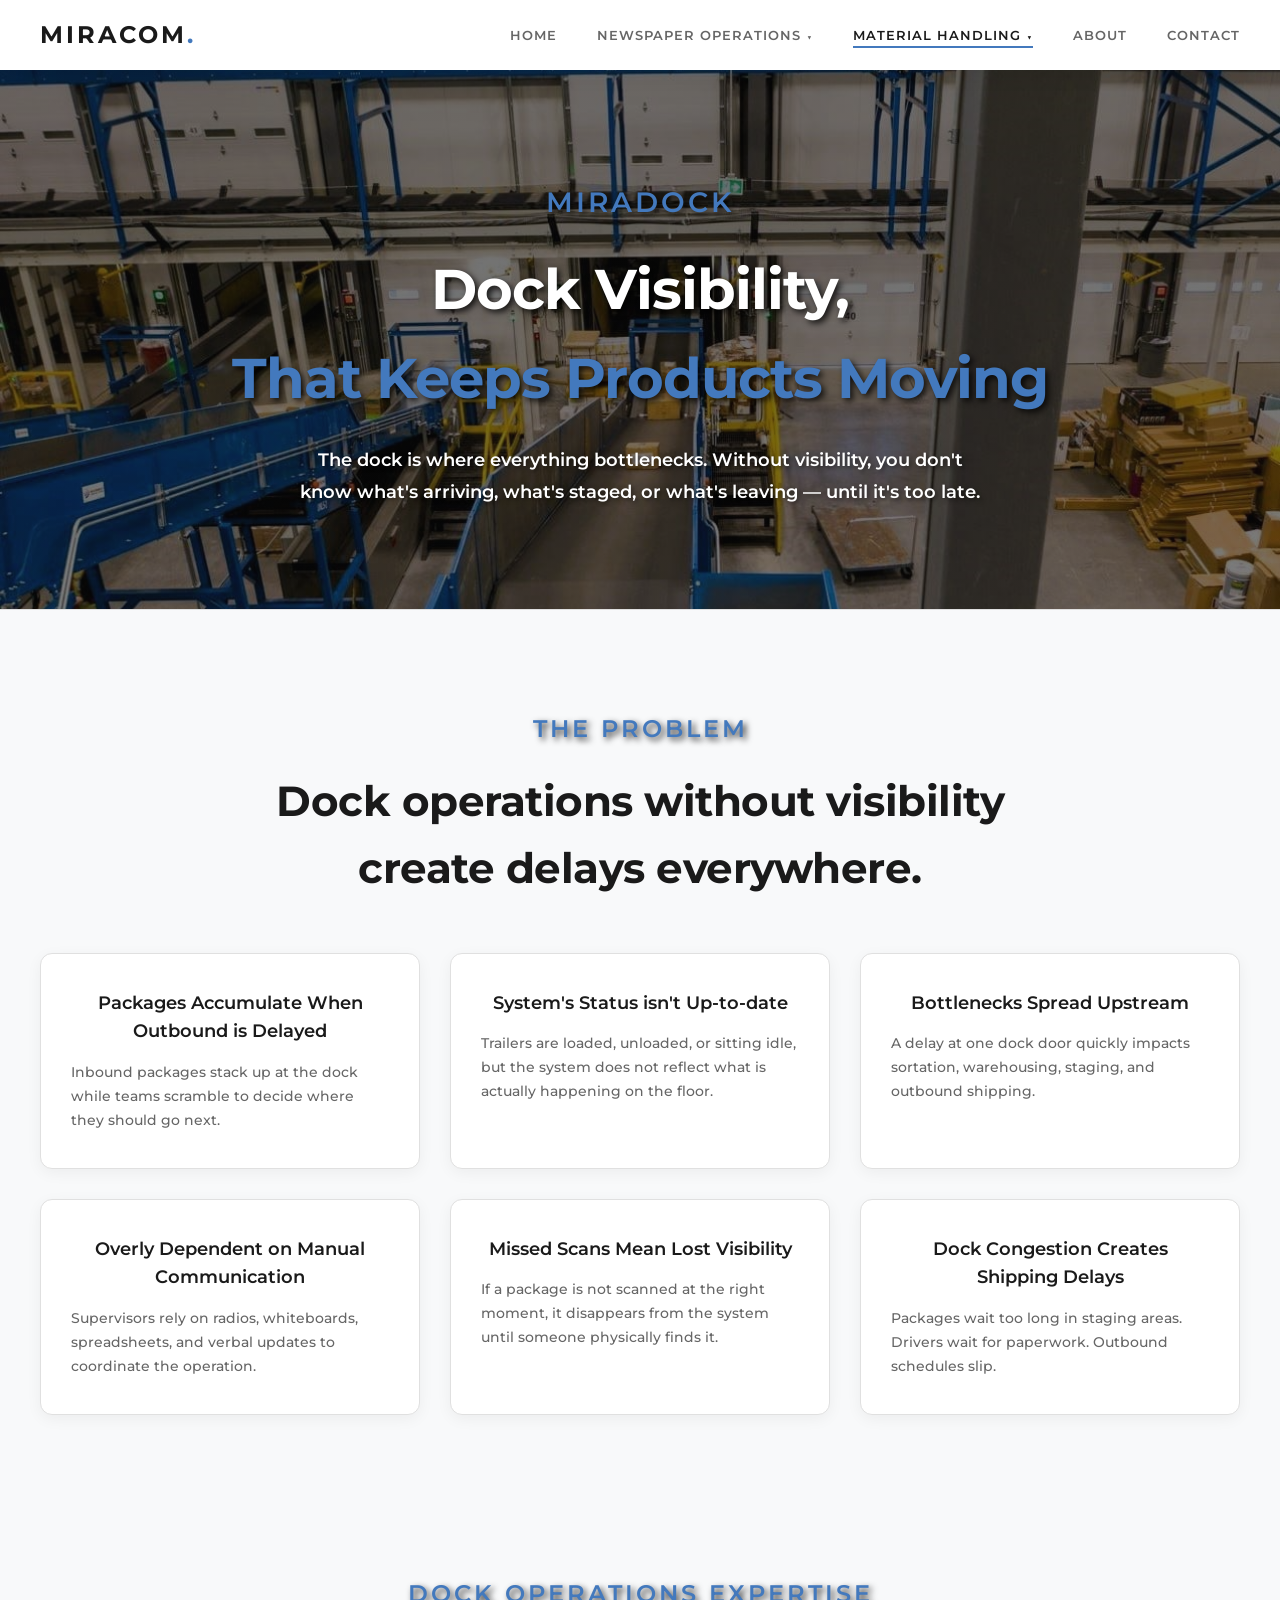
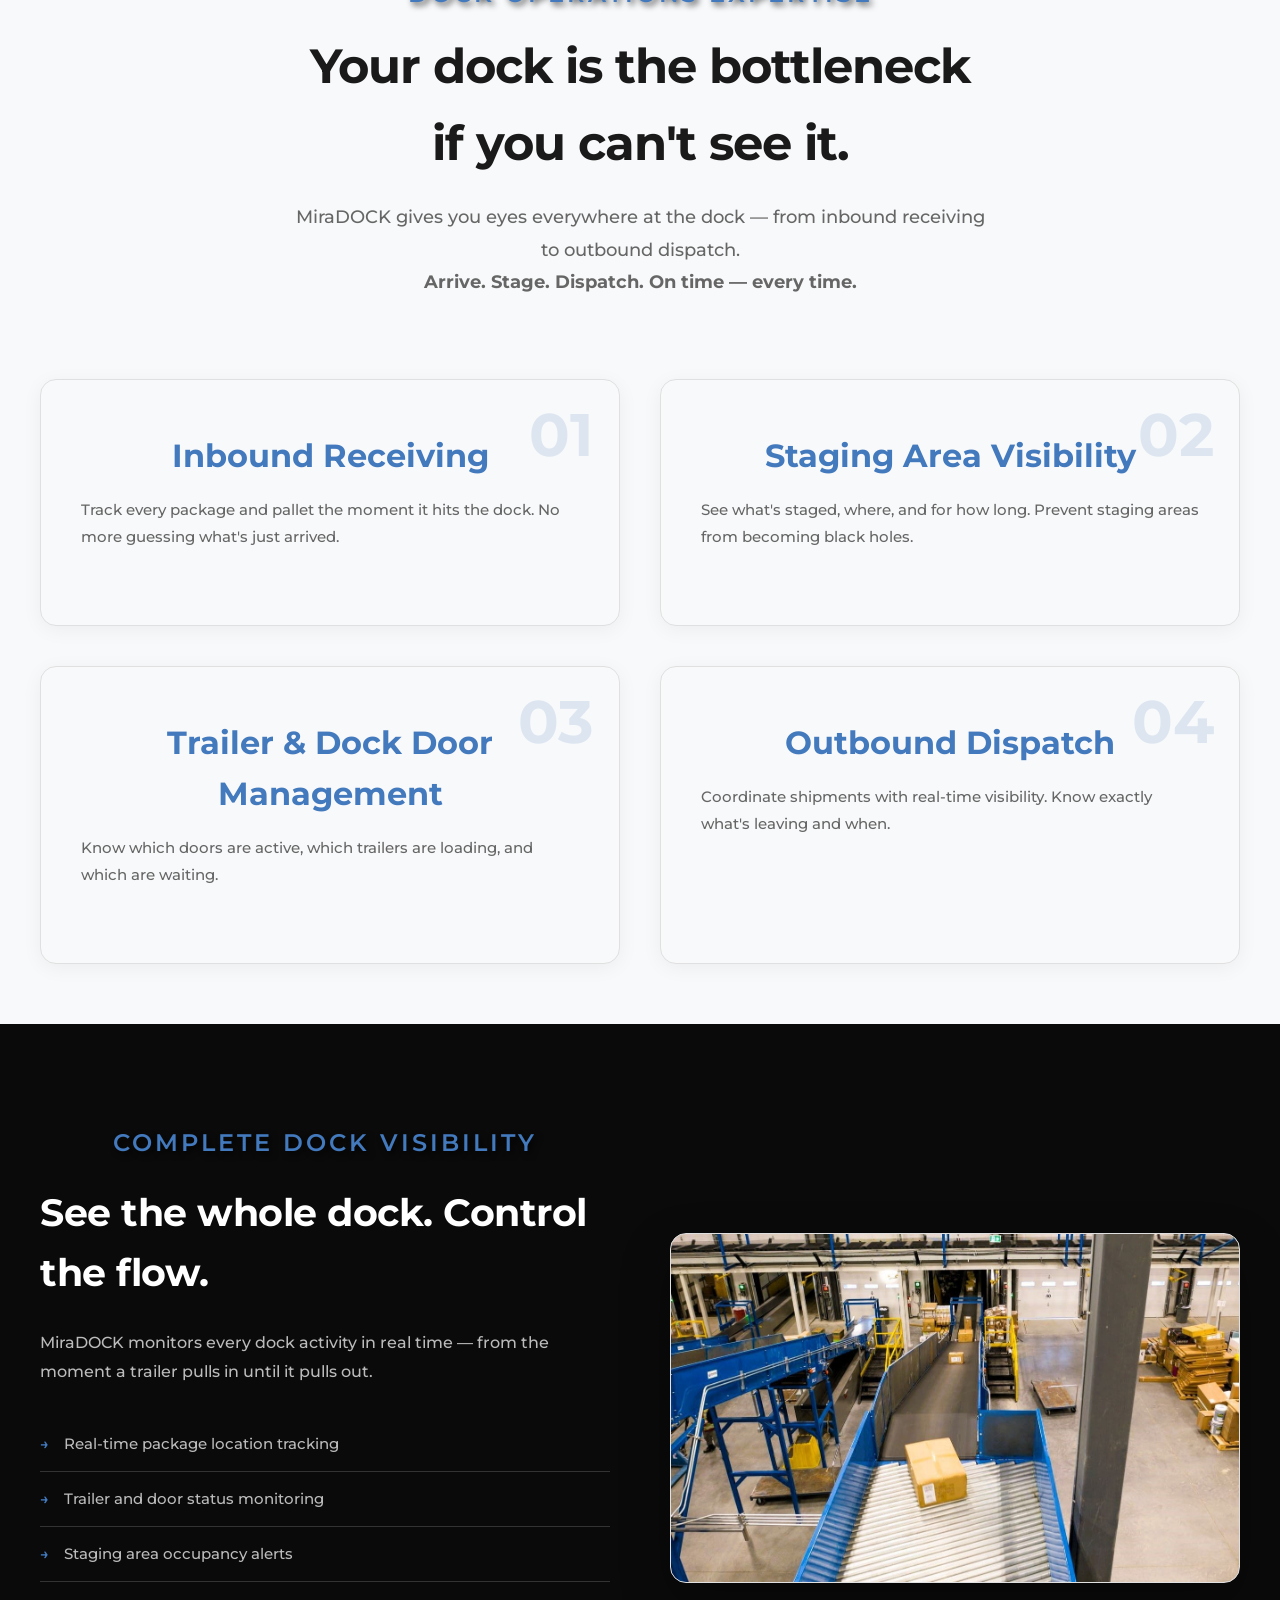
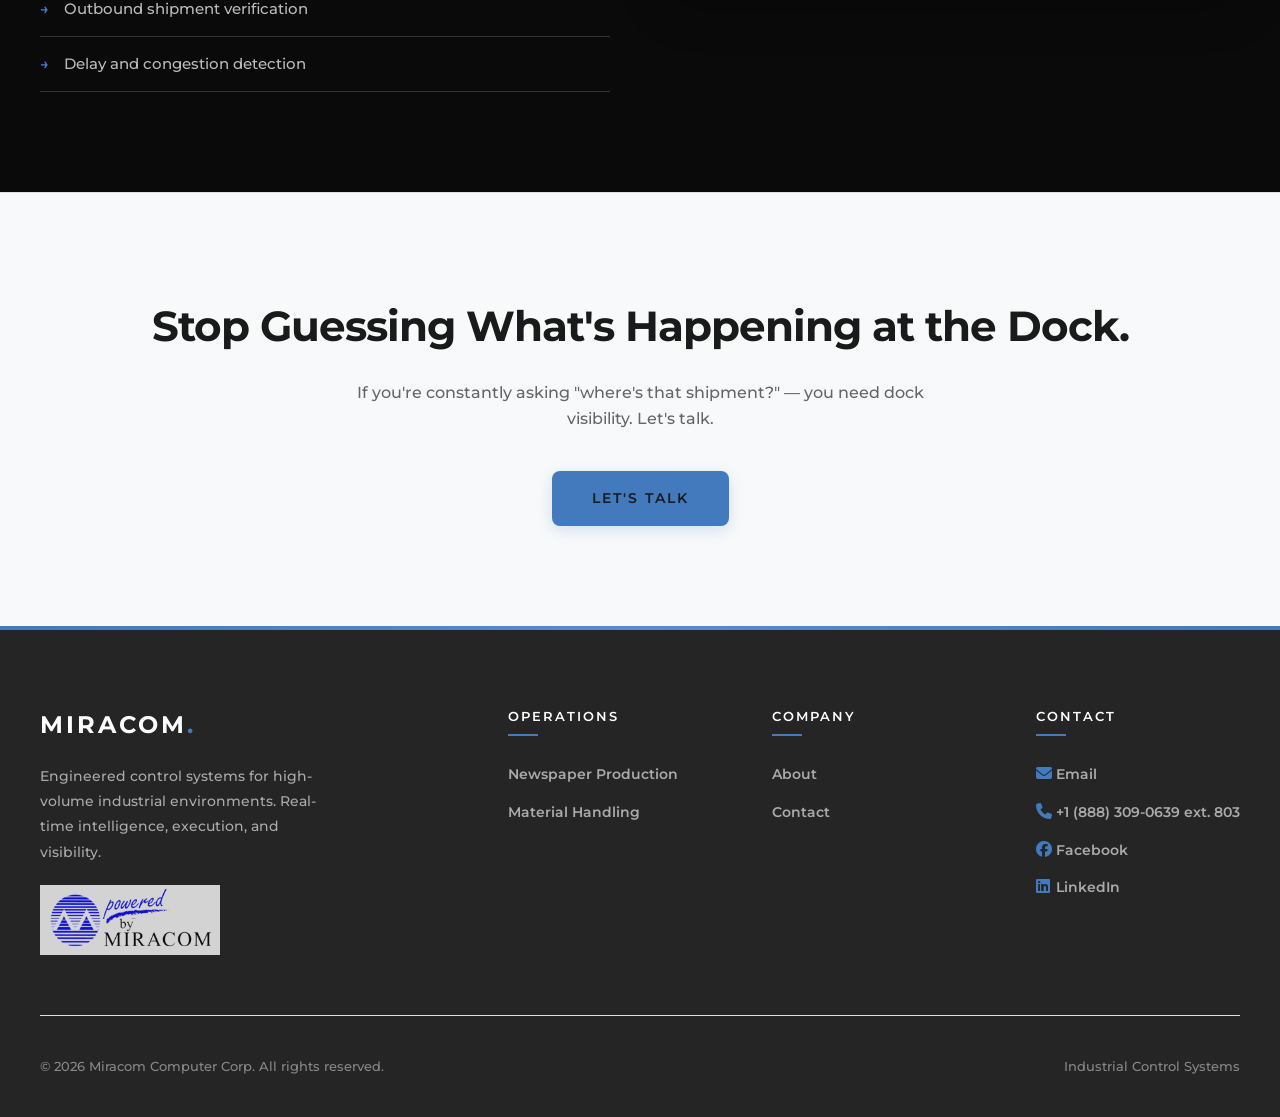
<file: miradock.html>
<!doctype html>
<html lang="en">
  <head>
    <meta charset="UTF-8" />
    <meta name="viewport" content="width=device-width, initial-scale=1.0" />
    <title>MiraDOCK - Package Monitoring | Miracom Computer Corp.</title>
    <meta
      name="description"
      content="MiraDOCK package monitoring and dock control system. Real-time visibility for dock operations, staging, and dispatch."
    />
    <meta property="og:type" content="website" />
    <meta property="og:url" content="https://www.miracomcomputer.com/miradock.html" />
    <meta property="og:title" content="MiraDOCK - Package Monitoring | Miracom Computer Corp." />
    <meta
      property="og:description"
      content="MiraDOCK package monitoring and dock control system for warehouse visibility."
    />
    <meta
      property="og:image"
      content="https://www.miracomcomputer.com/images/miracom-logo-transparent.png"
    />
    <meta name="twitter:card" content="summary_large_image" />
    <meta name="twitter:title" content="MiraDOCK - Package Monitoring | Miracom Computer Corp." />
    <meta name="twitter:description" content="MiraDOCK package monitoring system for dock control." />
    <link rel="canonical" href="https://www.miracomcomputer.com/miradock.html" />
    <link rel="preconnect" href="https://fonts.googleapis.com" />
    <link rel="preconnect" href="https://fonts.gstatic.com" crossorigin />
    <link
      href="https://fonts.googleapis.com/css2?family=Montserrat:wght@400;500;600;700&display=swap"
      rel="stylesheet"
    />
    <link
      rel="stylesheet"
      href="https://cdnjs.cloudflare.com/ajax/libs/font-awesome/6.4.0/css/all.min.css"
    />
    <link rel="stylesheet" href="styles.css" />
  </head>
  <body>
    <nav>
      <div class="nav-container">
        <a href="index.html" class="logo">MIRACOM<span>.</span></a>
        <ul class="nav-links">
          <li><a href="index.html">Home</a></li>
          <li class="has-dropdown">
            <a href="newspaper.html">Newspaper Operations</a>
            <ul class="dropdown-menu">
              <li>
                <a href="mirasert.html">Inserter Control</a>
              </li>
              <li><a href="miralabel.html">Inline Addressing</a></li>
              <li><a href="miralizer.html">Production Intelligence</a></li>
              <li><a href="mirapackage.html">Planning & Coordination</a></li>
            </ul>
          </li>
          <li class="has-dropdown">
            <a href="material-handling.html" class="active"
              >Material Handling</a
            >
            <ul class="dropdown-menu">
              <li><a href="mirastore.html">Inventory Control</a></li>
              <li><a href="miralabel-case.html">Case Coding</a></li>
              <li><a href="miradock.html">Package Monitoring</a></li>
              <li><a href="mirasort.html">Sortation System</a></li>
            </ul>
          </li>
          <li><a href="about.html">About</a></li>
          <li><a href="contact.html">Contact</a></li>
        </ul>
        <div class="nav-toggle">
          <span></span>
          <span></span>
          <span></span>
        </div>
      </div>
    </nav>

    <section class="page-header miradock-header">
      <div class="container">
        <div class="section-title">MiraDOCK</div>
        <h1>
          Dock Visibility,<br /><span class="highlight"
            >That Keeps Products Moving</span
          >
        </h1>
        <p class="page-subtitle">
          The dock is where everything bottlenecks. Without visibility, you don't know what's arriving, what's staged, or what's leaving — until it's too late.
        </p>
      </div>
    </section>

    <section class="pain-section">
      <div class="container">
        <div class="section-title">The Problem</div>
        <h2>Dock operations without visibility <br />create delays everywhere.</h2>
        <div class="pain-grid">
          <div class="pain-item">
            <h3>Packages Accumulate When Outbound is Delayed</h3>
            <p>
              Inbound packages stack up at the dock while teams scramble to decide
              where they should go next.
            </p>
          </div>
          <div class="pain-item">
            <h3>System's Status isn't Up-to-date</h3>
            <p>
              Trailers are loaded, unloaded, or sitting idle, but the system does
              not reflect what is actually happening on the floor.
            </p>
          </div>
          <div class="pain-item">
            <h3>Bottlenecks Spread Upstream</h3>
            <p>
              A delay at one dock door quickly impacts sortation, warehousing,
              staging, and outbound shipping.
            </p>
          </div>
          <div class="pain-item">
            <h3>Overly Dependent on Manual Communication</h3>
            <p>
              Supervisors rely on radios, whiteboards, spreadsheets, and verbal
              updates to coordinate the operation.
            </p>
          </div>
          <div class="pain-item">
            <h3>Missed Scans Mean Lost Visibility</h3>
            <p>
              If a package is not scanned at the right moment, it disappears from
              the system until someone physically finds it.
            </p>
          </div>
          <div class="pain-item">
            <h3>Dock Congestion Creates Shipping Delays</h3>
            <p>
              Packages wait too long in staging areas. Drivers wait for
              paperwork. Outbound schedules slip.
            </p>
          </div>
        </div>
      </div>
    </section>

    <section class="pillars-section">
      <div class="container">
        <div class="pillars-header">
          <div class="section-title">Dock Operations Expertise</div>
          <h2>
            Your dock is the bottleneck <br />if you can't see it.
          </h2>
          <p class="pillars-desc">
            MiraDOCK gives you eyes everywhere at the dock — from inbound receiving to outbound dispatch.
          </p>
          <p class="pillars-tagline">
            Arrive. Stage. Dispatch. On time — every time.
          </p>
        </div>
        <div class="pillars-grid">
          <div class="pillar-card">
            <span class="pillar-number">01</span>
            <h3>Inbound Receiving</h3>
            <p>
              Track every package and pallet the moment it hits the dock. No more guessing what's just arrived.
            </p>
          </div>
          <div class="pillar-card">
            <span class="pillar-number">02</span>
            <h3>Staging Area Visibility</h3>
            <p>
              See what's staged, where, and for how long. Prevent staging areas from becoming black holes.
            </p>
          </div>
          <div class="pillar-card">
            <span class="pillar-number">03</span>
            <h3>Trailer & Dock Door Management</h3>
            <p>
              Know which doors are active, which trailers are loading, and which are waiting.
            </p>
          </div>
          <div class="pillar-card">
            <span class="pillar-number">04</span>
            <h3>Outbound Dispatch</h3>
            <p>
              Coordinate shipments with real-time visibility. Know exactly what's leaving and when.
            </p>
          </div>
        </div>
      </div>
    </section>

    <section class="insight-section dark">
      <div class="container">
        <div class="insight-grid">
          <div class="insight-content">
            <div class="section-title">Complete Dock Visibility</div>
            <h2>
              See the whole dock. Control the flow.
            </h2>
            <p>
              MiraDOCK monitors every dock activity in real time — from the moment a trailer pulls in until it pulls out.
            </p>
            <ul>
              <li>Real-time package location tracking</li>
              <li>Trailer and door status monitoring</li>
              <li>Staging area occupancy alerts</li>
              <li>Outbound shipment verification</li>
              <li>Delay and congestion detection</li>
            </ul>
          </div>
          <div class="insight-visual miradock-visual"></div>
        </div>
      </div>
    </section>

    <section class="cta-section">
      <div class="container">
        <h2>Stop Guessing What's Happening at the Dock.</h2>
        <p>
          If you're constantly asking "where's that shipment?" — you need dock visibility. Let's talk.
        </p>
        <div class="cta-buttons">
          <a href="contact.html" class="btn btn-primary">Let's Talk</a>
        </div>
      </div>
    </section>

    <footer>
      <div class="container">
        <div class="footer-grid">
          <div class="footer-brand">
            <a href="index.html" class="logo">MIRACOM<span>.</span></a>
            <p>
              Engineered control systems for high-volume industrial
              environments. Real-time intelligence, execution, and visibility.
            </p>
            <img
              src="images/miracom-logo-white.png"
              alt="Miracom"
              class="footer-logo"
              loading="lazy"
              width="180"
              height="60"
            />
          </div>
          <div class="footer-column">
            <h4>Operations</h4>
            <ul>
              <li><a href="newspaper.html">Newspaper Production</a></li>
              <li><a href="material-handling.html">Material Handling</a></li>
            </ul>
          </div>
          <div class="footer-column">
            <h4>Company</h4>
            <ul>
              <li><a href="about.html">About</a></li>
              <li><a href="contact.html">Contact</a></li>
            </ul>
          </div>
          <div class="footer-column">
            <h4>Contact</h4>
            <ul class="footer-contact-list">
              <li>
                <a href="mailto:sales@miracomcomputer.com">
                  <i class="fas fa-envelope"></i>
                  <span>Email</span>
                </a>
              </li>
              <li>
                <a href="tel:+18883090639">
                  <i class="fas fa-phone"></i>
                  <span>+1 (888) 309-0639 ext. 803</span>
                </a>
              </li>
              <li>
                <a
                  href="https://www.facebook.com/miracomcomputer"
                  target="_blank" rel="noopener noreferrer"
                >
                  <i class="fab fa-facebook"></i>
                  <span>Facebook</span>
                </a>
              </li>
              <li>
                <a
                  href="https://www.linkedin.com/company/miracom-computer/"
                  target="_blank" rel="noopener noreferrer"
                >
                  <i class="fab fa-linkedin"></i>
                  <span>LinkedIn</span>
                </a>
              </li>
            </ul>
          </div>
        </div>
        <div class="footer-bottom">
          <p>&copy; 2026 Miracom Computer Corp. All rights reserved.</p>
          <p>Industrial Control Systems</p>
        </div>
      </div>
    </footer>
    <script src="script.js"></script>
  </body>
</html>
</file>
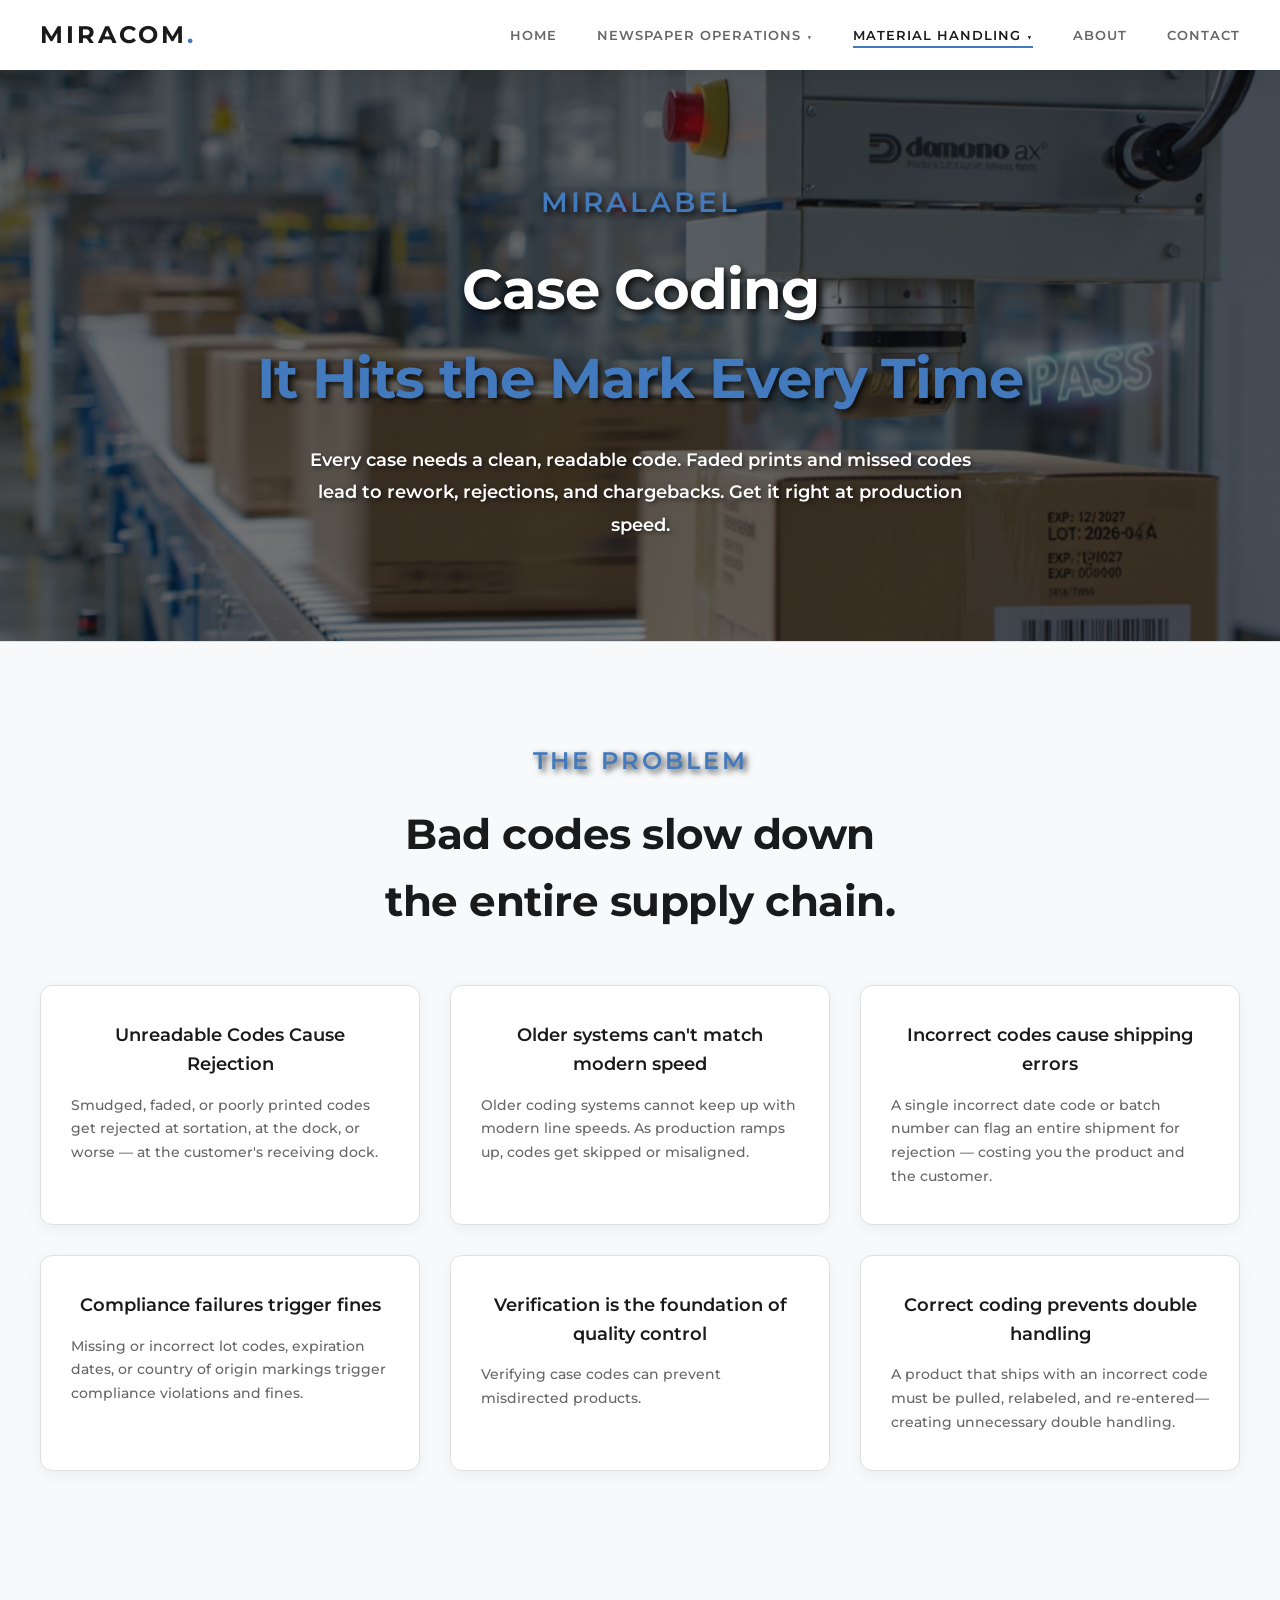
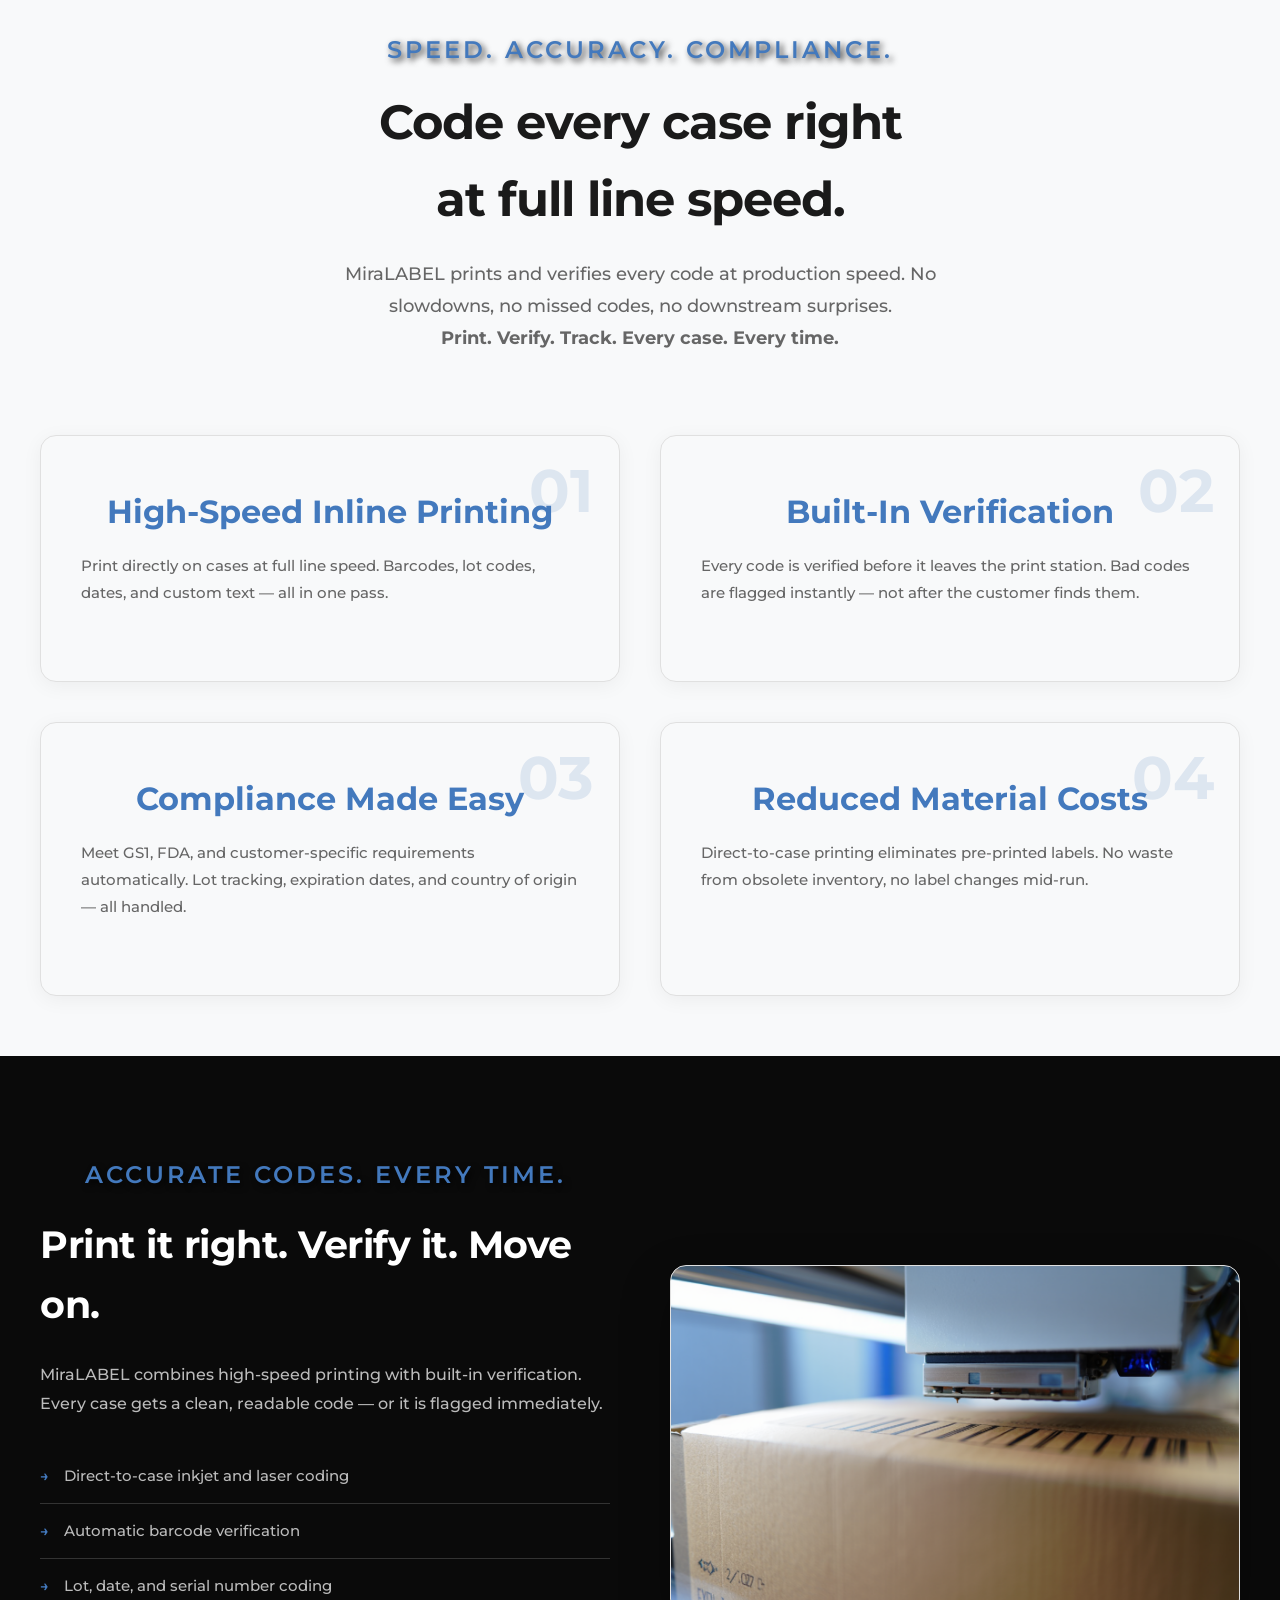
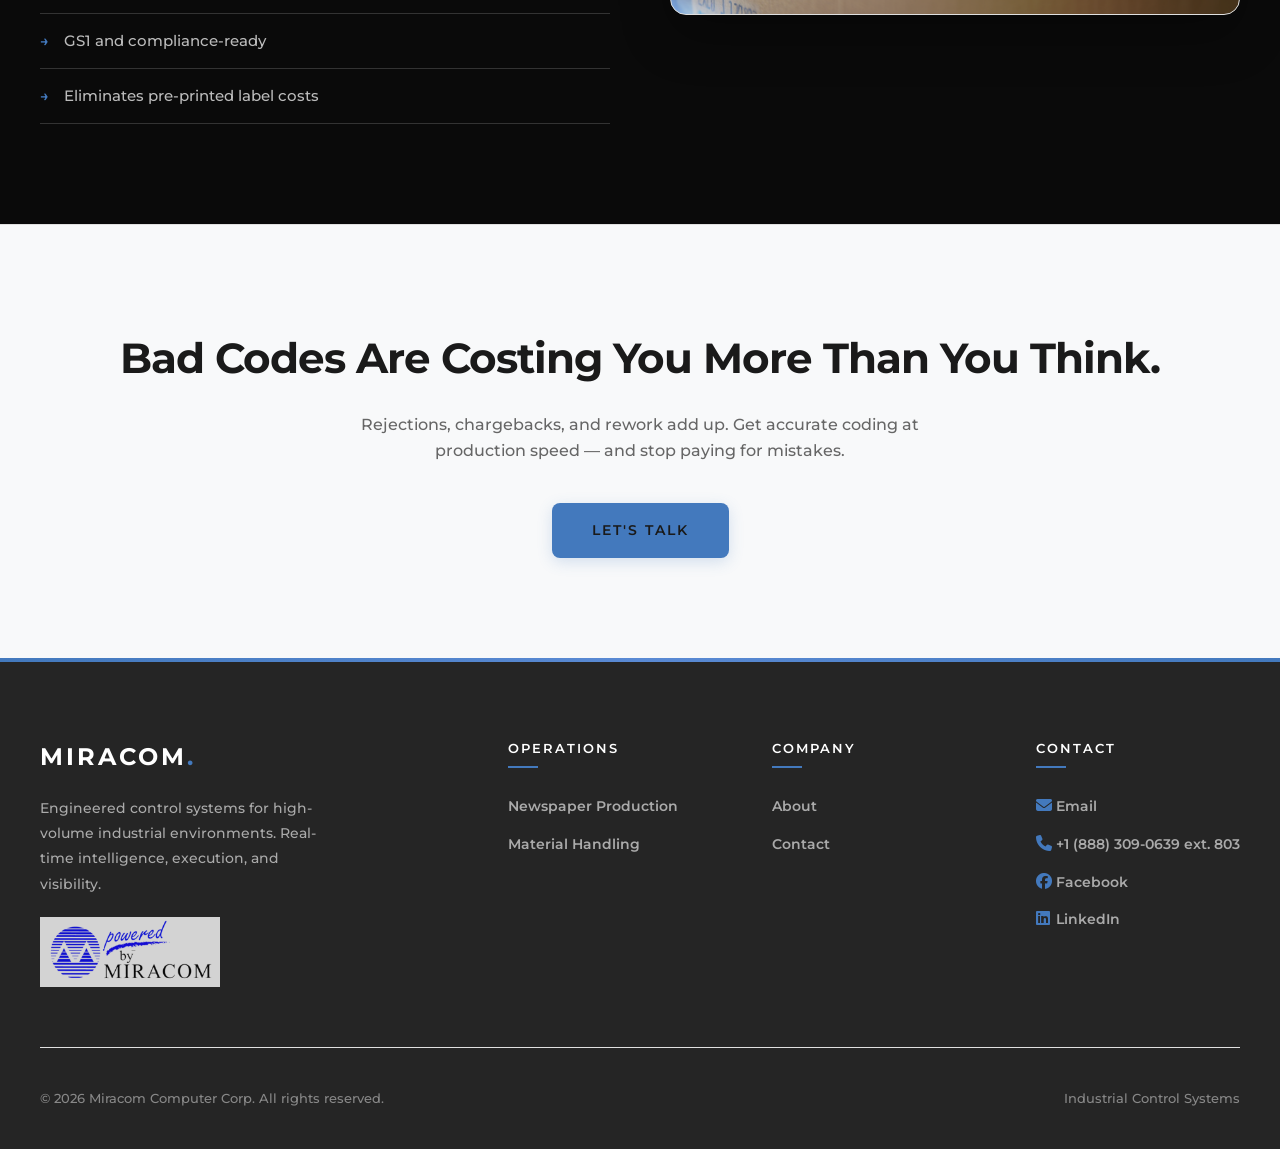
<file: miralabel-case.html>
<!doctype html>
<html lang="en">
  <head>
    <meta charset="UTF-8" />
    <meta name="viewport" content="width=device-width, initial-scale=1.0" />
    <title>MiraLABEL - Case Coding | Miracom Computer Corp.</title>
    <meta
      name="description"
      content="MiraLABEL case coding system. High-speed inline case coding with barcode verification for accurate, compliant marking."
    />
    <meta property="og:type" content="website" />
    <meta property="og:url" content="https://www.miracomcomputer.com/miralabel-case.html" />
    <meta property="og:title" content="MiraLABEL - Case Coding | Miracom Computer Corp." />
    <meta
      property="og:description"
      content="MiraLABEL case coding system. High-speed inline case coding with barcode verification for accurate, compliant marking."
    />
    <meta name="twitter:card" content="summary_large_image" />
    <meta name="twitter:title" content="MiraLABEL - Case Coding | Miracom Computer Corp." />
    <meta name="twitter:description" content="MiraLABEL case coding system. High-speed case coding with verification for accuracy." />
    <link rel="canonical" href="https://www.miracomcomputer.com/miralabel-case.html" />
    <link rel="preconnect" href="https://fonts.googleapis.com" />
    <link rel="preconnect" href="https://fonts.gstatic.com" crossorigin />
    <link
      href="https://fonts.googleapis.com/css2?family=Montserrat:wght@400;500;600;700&display=swap"
      rel="stylesheet"
    />
    <link
      rel="stylesheet"
      href="https://cdnjs.cloudflare.com/ajax/libs/font-awesome/6.4.0/css/all.min.css"
    />
    <link rel="stylesheet" href="styles.css" />
  </head>
  <body>
    <nav>
      <div class="nav-container">
        <a href="index.html" class="logo">MIRACOM<span>.</span></a>
        <ul class="nav-links">
          <li><a href="index.html">Home</a></li>
          <li class="has-dropdown">
            <a href="newspaper.html">Newspaper Operations</a>
            <ul class="dropdown-menu">
              <li>
                <a href="mirasert.html">Inserter Control</a>
              </li>
              <li><a href="miralabel.html">Inline Addressing</a></li>
              <li><a href="miralizer.html">Production Intelligence</a></li>
              <li><a href="mirapackage.html">Planning & Coordination</a></li>
            </ul>
          </li>
          <li class="has-dropdown">
            <a href="material-handling.html" class="active"
              >Material Handling</a
            >
            <ul class="dropdown-menu">
              <li><a href="mirastore.html">Inventory Control</a></li>
              <li><a href="miralabel-case.html">Case Coding</a></li>
              <li><a href="miradock.html">Package Monitoring</a></li>
              <li><a href="mirasort.html">Sortation System</a></li>
            </ul>
          </li>
          <li><a href="about.html">About</a></li>
          <li><a href="contact.html">Contact</a></li>
        </ul>
        <div class="nav-toggle">
          <span></span>
          <span></span>
          <span></span>
        </div>
      </div>
    </nav>

    <section class="page-header miracoder-header">
      <div class="container">
        <div class="section-title">MiraLABEL</div>
        <h1>
          Case Coding<br /><span class="highlight"
            >It Hits the Mark Every Time</span
          >
        </h1>
        <p class="page-subtitle">
          Every case needs a clean, readable code. Faded prints and missed codes lead to rework, rejections, and chargebacks. Get it right at production speed.
        </p>
      </div>
    </section>

    <section class="pain-section">
      <div class="container">
        <div class="section-title">The Problem</div>
        <h2>Bad codes slow down <br />the entire supply chain.</h2>
        <div class="pain-grid">
          <div class="pain-item">
            <h3>Unreadable Codes Cause Rejection</h3>
            <p>
              Smudged, faded, or poorly printed codes get rejected at sortation, at the dock, or worse — at the customer's receiving dock.
            </p>
          </div>
          <div class="pain-item">
            <h3>Older systems can't match modern speed</h3>
            <p>
              Older coding systems cannot keep up with modern line speeds. As production ramps up, codes get skipped or misaligned.
            </p>
          </div>
          <div class="pain-item">
            <h3>Incorrect codes cause shipping errors</h3>
            <p>
              A single incorrect date code or batch number can flag an entire shipment for rejection — costing you the product and the customer.
            </p>
          </div>
          <div class="pain-item">
            <h3>Compliance failures trigger fines</h3>
            <p>
              Missing or incorrect lot codes, expiration dates, or country of origin markings trigger compliance violations and fines.
            </p>
          </div>
          <div class="pain-item">
            <h3>Verification is the foundation of quality control</h3>
            <p>
              Verifying case codes can prevent misdirected products.
            </p>
          </div>
          <div class="pain-item">
            <h3>Correct coding prevents double handling</h3>
            <p>
              A product that ships with an incorrect code must be pulled, relabeled, and re‑entered—creating unnecessary double handling.
            </p>
          </div>
        </div>
      </div>
    </section>

    <section class="pillars-section">
      <div class="container">
        <div class="pillars-header">
          <div class="section-title">Speed. Accuracy. Compliance.</div>
          <h2>
            Code every case right <br />at full line speed.
          </h2>
          <p class="pillars-desc">
            MiraLABEL prints and verifies every code at production speed. No slowdowns, no missed codes, no downstream surprises.
          </p>
          <p class="pillars-tagline">
            Print. Verify. Track. Every case. Every time.
          </p>
        </div>
        <div class="pillars-grid">
          <div class="pillar-card">
            <span class="pillar-number">01</span>
            <h3>High-Speed Inline Printing</h3>
            <p>
              Print directly on cases at full line speed. Barcodes, lot codes, dates, and custom text — all in one pass.
            </p>
          </div>
          <div class="pillar-card">
            <span class="pillar-number">02</span>
            <h3>Built-In Verification</h3>
            <p>
              Every code is verified before it leaves the print station. Bad codes are flagged instantly — not after the customer finds them.
            </p>
          </div>
          <div class="pillar-card">
            <span class="pillar-number">03</span>
            <h3>Compliance Made Easy</h3>
            <p>
              Meet GS1, FDA, and customer-specific requirements automatically. Lot tracking, expiration dates, and country of origin — all handled.
            </p>
          </div>
          <div class="pillar-card">
            <span class="pillar-number">04</span>
            <h3>Reduced Material Costs</h3>
            <p>
              Direct-to-case printing eliminates pre-printed labels. No waste from obsolete inventory, no label changes mid-run.
            </p>
          </div>
        </div>
      </div>
    </section>

    <section class="insight-section dark">
      <div class="container">
        <div class="insight-grid">
          <div class="insight-content">
            <div class="section-title">Accurate Codes. Every Time.</div>
            <h2>
              Print it right. Verify it. Move on.
            </h2>
            <p>
              MiraLABEL combines high-speed printing with built-in verification. Every case gets a clean, readable code — or it is flagged immediately.
            </p>
            <ul>
              <li>Direct-to-case inkjet and laser coding</li>
              <li>Automatic barcode verification</li>
              <li>Lot, date, and serial number coding</li>
              <li>GS1 and compliance-ready</li>
              <li>Eliminates pre-printed label costs</li>
            </ul>
          </div>
          <div class="insight-visual miracoder-visual"></div>
        </div>
      </div>
    </section>

    <section class="cta-section">
      <div class="container">
        <h2>Bad Codes Are Costing You More Than You Think.</h2>
        <p>
          Rejections, chargebacks, and rework add up. Get accurate coding at production speed — and stop paying for mistakes.
        </p>
        <div class="cta-buttons">
          <a href="contact.html" class="btn btn-primary">Let's Talk</a>
        </div>
      </div>
    </section>

    <footer>
      <div class="container">
        <div class="footer-grid">
          <div class="footer-brand">
            <a href="index.html" class="logo">MIRACOM<span>.</span></a>
            <p>
              Engineered control systems for high-volume industrial
              environments. Real-time intelligence, execution, and visibility.
            </p>
            <img
              src="images/miracom-logo-white.png"
              alt="Miracom"
              class="footer-logo"
              loading="lazy"
              width="180"
              height="60"
            />
          </div>
          <div class="footer-column">
            <h4>Operations</h4>
            <ul>
              <li><a href="newspaper.html">Newspaper Production</a></li>
              <li><a href="material-handling.html">Material Handling</a></li>
            </ul>
          </div>
          <div class="footer-column">
            <h4>Company</h4>
            <ul>
              <li><a href="about.html">About</a></li>
              <li><a href="contact.html">Contact</a></li>
            </ul>
          </div>
          <div class="footer-column">
            <h4>Contact</h4>
            <ul class="footer-contact-list">
              <li>
                <a href="mailto:sales@miracomcomputer.com">
                  <i class="fas fa-envelope"></i>
                  <span>Email</span>
                </a>
              </li>
              <li>
                <a href="tel:+18883090639">
                  <i class="fas fa-phone"></i>
                  <span>+1 (888) 309-0639 ext. 803</span>
                </a>
              </li>
              <li>
                <a
                  href="https://www.facebook.com/miracomcomputer"
                  target="_blank" rel="noopener noreferrer"
                >
                  <i class="fab fa-facebook"></i>
                  <span>Facebook</span>
                </a>
              </li>
              <li>
                <a
                  href="https://www.linkedin.com/company/miracom-computer/"
                  target="_blank" rel="noopener noreferrer"
                >
                  <i class="fab fa-linkedin"></i>
                  <span>LinkedIn</span>
                </a>
              </li>
            </ul>
          </div>
        </div>
        <div class="footer-bottom">
          <p>&copy; 2026 Miracom Computer Corp. All rights reserved.</p>
          <p>Industrial Control Systems</p>
        </div>
      </div>
    </footer>
    <script src="script.js"></script>
  </body>
</html>
</file>
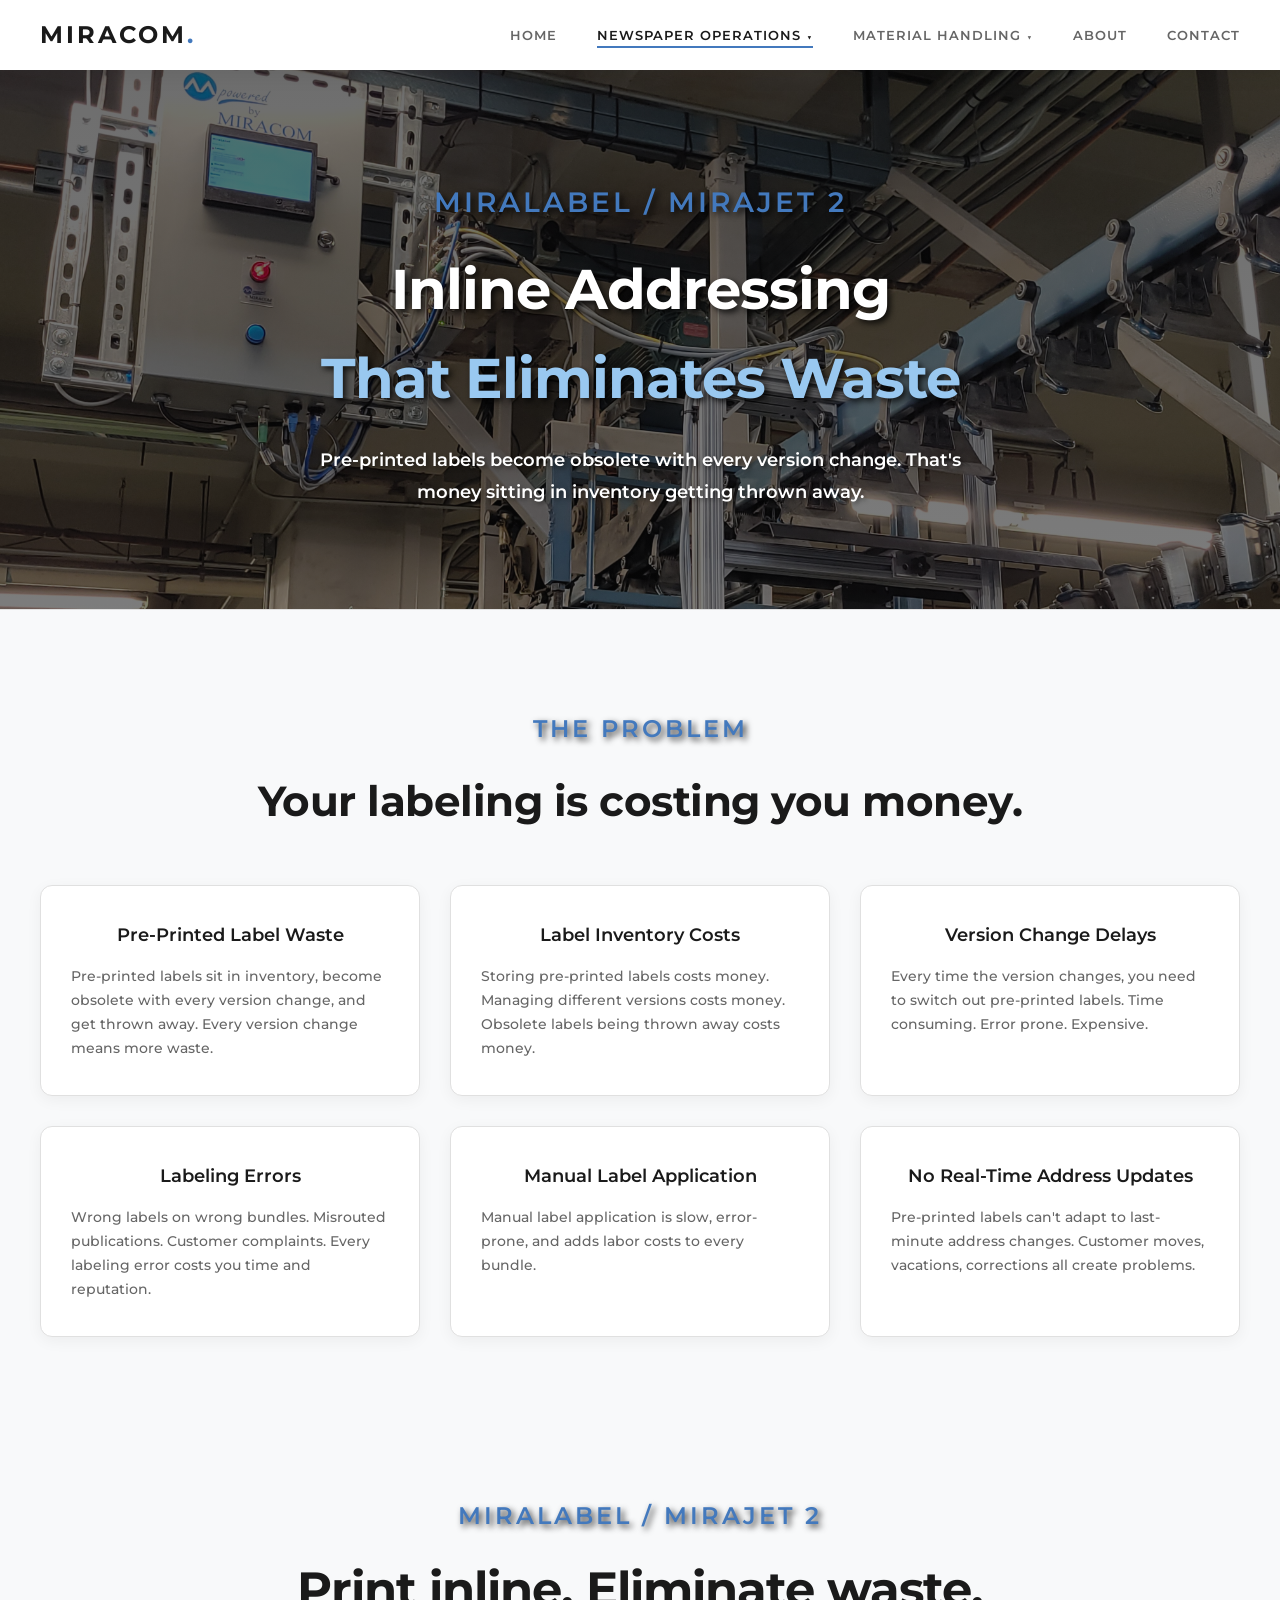
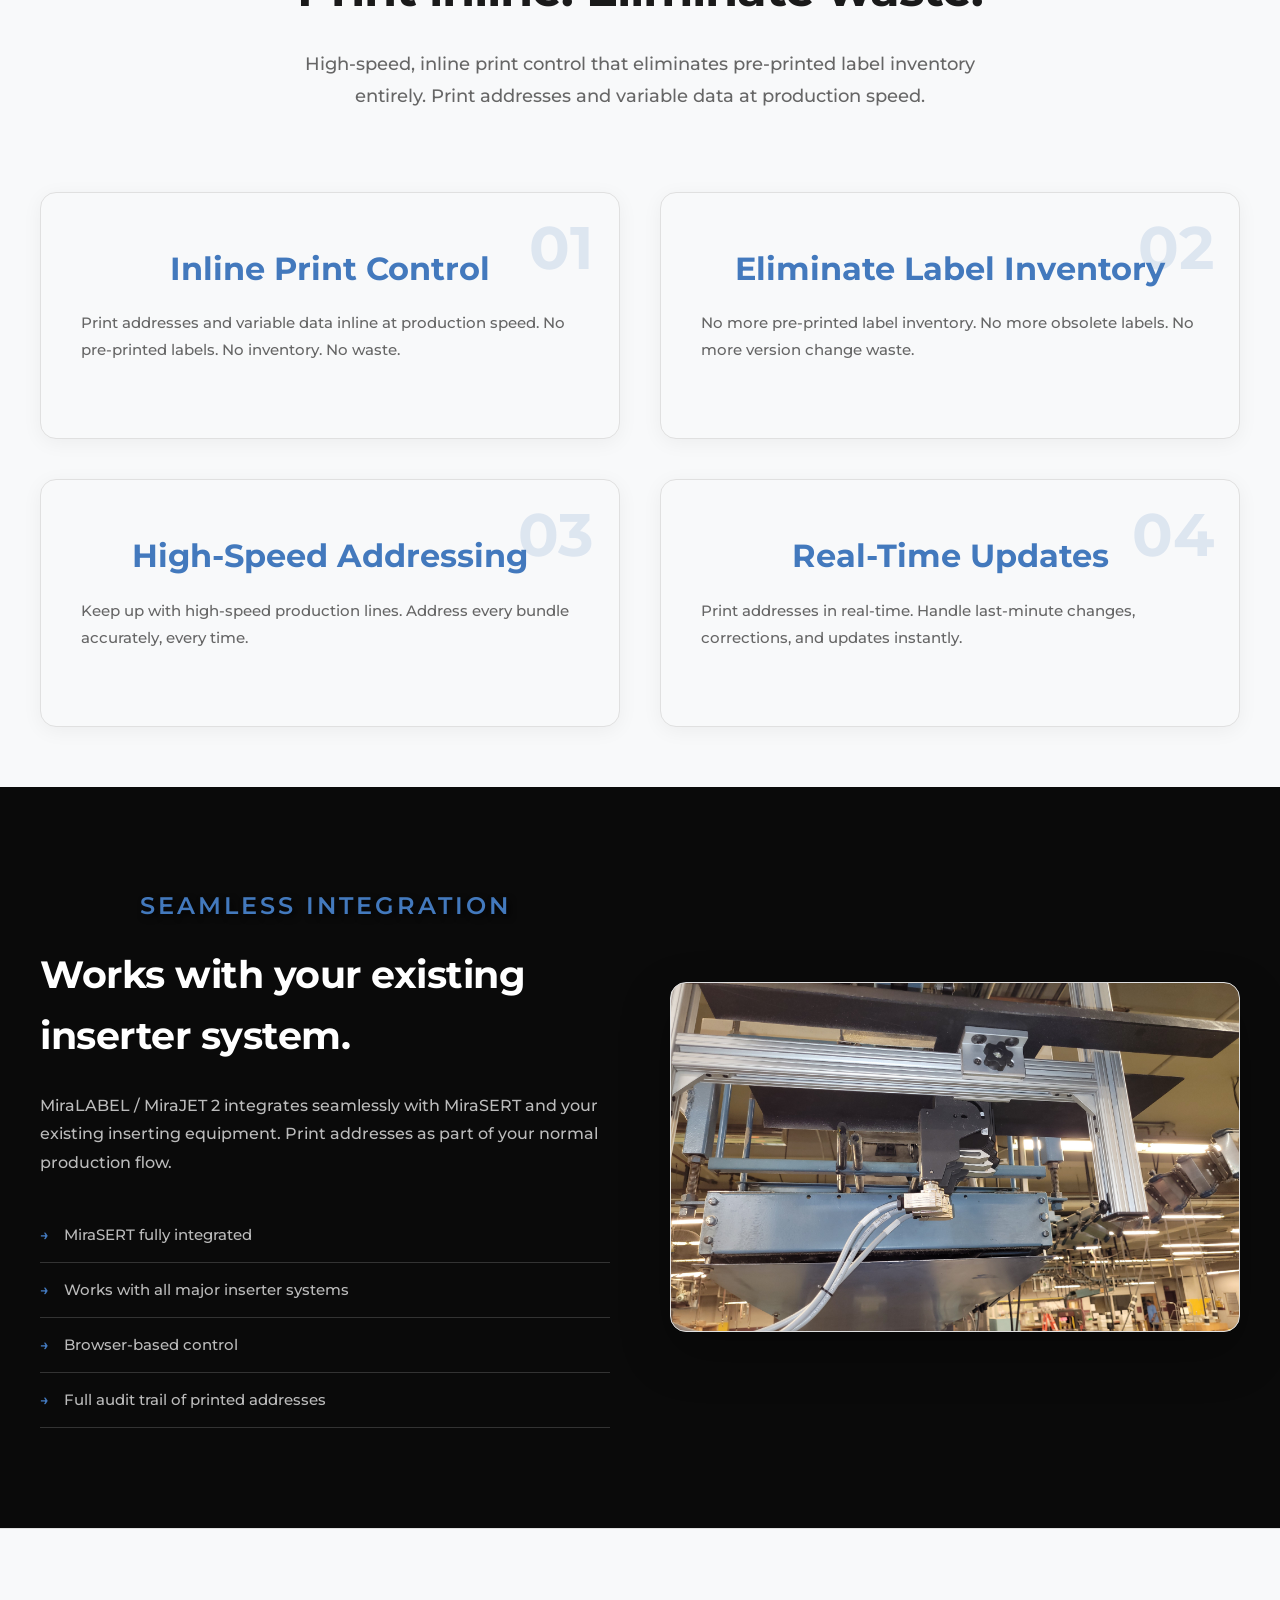
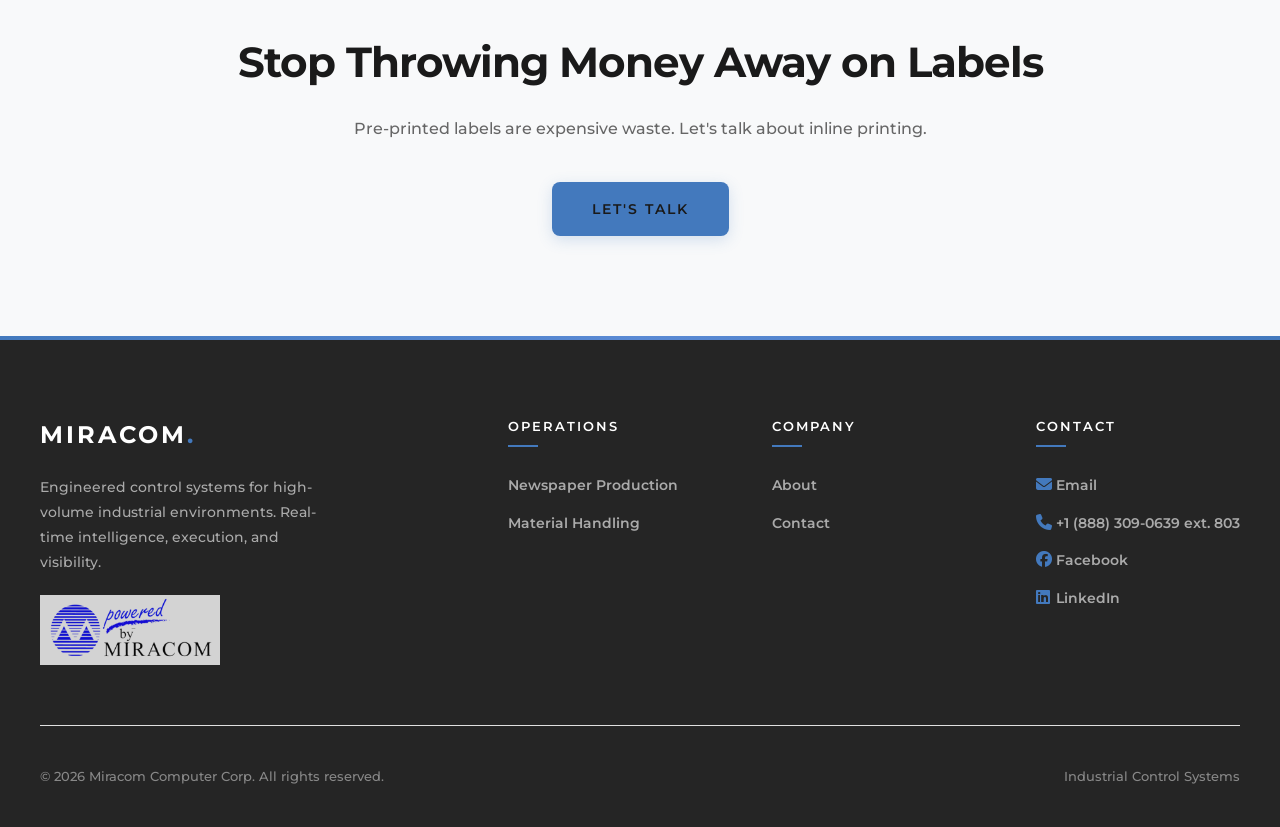
<file: miralabel.html>
<!doctype html>
<html lang="en">
  <head>
    <meta charset="UTF-8" />
    <meta name="viewport" content="width=device-width, initial-scale=1.0" />
    <title>
      MiraLABEL / MiraJET 2 - Inline Addressing | Miracom Computer Corp.
    </title>
    <meta
      name="description"
      content="MiraLABEL and MiraJET 2 inline addressing systems. Eliminate pre-printed labels and reduce material waste."
    />
    <meta property="og:type" content="website" />
    <meta property="og:url" content="https://www.miracomcomputer.com/miralabel.html" />
    <meta property="og:title" content="MiraLABEL / MiraJET 2 - Inline Addressing | Miracom Computer Corp." />
    <meta property="og:description" content="MiraLABEL and MiraJET 2 inline addressing systems." />
    <meta property="og:image" content="https://www.miracomcomputer.com/images/miracom-logo-transparent.png" />
    <meta name="twitter:card" content="summary_large_image" />
    <meta name="twitter:title" content="MiraLABEL / MiraJET 2 - Inline Addressing | Miracom Computer Corp." />
    <meta name="twitter:description" content="MiraLABEL and MiraJET 2 inline addressing systems." />
    <link rel="canonical" href="https://www.miracomcomputer.com/miralabel.html" />
    <link rel="preconnect" href="https://fonts.googleapis.com" />
    <link rel="preconnect" href="https://fonts.gstatic.com" crossorigin />
    <link
      href="https://fonts.googleapis.com/css2?family=Montserrat:wght@400;500;600;700&display=swap"
      rel="stylesheet"
    />
    <link
      rel="stylesheet"
      href="https://cdnjs.cloudflare.com/ajax/libs/font-awesome/6.4.0/css/all.min.css"
    />
    <link rel="stylesheet" href="styles.css" />
  </head>
  <body>
    <nav>
      <div class="nav-container">
        <a href="index.html" class="logo">MIRACOM<span>.</span></a>
        <ul class="nav-links">
          <li><a href="index.html">Home</a></li>
          <li class="has-dropdown">
            <a href="newspaper.html" class="active">Newspaper Operations</a>
              <ul class="dropdown-menu">
              <li><a href="mirasert.html">Inserter Control</a></li>
              <li><a href="miralabel.html">Inline Addressing</a></li>
              <li><a href="miralizer.html">Production Intelligence</a></li>
              <li><a href="mirapackage.html">Planning & Coordination</a></li>
            </ul>
          </li>
          <li class="has-dropdown">
            <a href="material-handling.html">Material Handling</a>
            <ul class="dropdown-menu">
              <li><a href="mirastore.html">Inventory Control</a></li>
              <li><a href="miralabel-case.html">Case Coding</a></li>
              <li><a href="miradock.html">Package Monitoring</a></li>
              <li><a href="mirasort.html">Sortation System</a></li>
            </ul>
          </li>
          <li><a href="about.html">About</a></li>
          <li><a href="contact.html">Contact</a></li>
        </ul>
        <div class="nav-toggle">
          <span></span>
          <span></span>
          <span></span>
        </div>
      </div>
    </nav>

    <section class="page-header miralabel-header">
      <div class="container">
        <div class="section-title">MiraLABEL / MiraJET 2</div>
        <h1>
          Inline Addressing<br /><span class="highlight"
            >That Eliminates Waste</span
          >
        </h1>
        <p class="page-subtitle">
          Pre-printed labels become obsolete with every version change. That's
          money sitting in inventory getting thrown away.
        </p>
      </div>
    </section>

    <section class="pain-section">
      <div class="container">
        <div class="section-title">The Problem</div>
        <h2>Your labeling is costing you money.</h2>
        <div class="pain-grid">
          <div class="pain-item">
            <h3>Pre-Printed Label Waste</h3>
            <p>
              Pre-printed labels sit in inventory, become obsolete with every
              version change, and get thrown away. Every version change means
              more waste.
            </p>
          </div>
          <div class="pain-item">
            <h3>Label Inventory Costs</h3>
            <p>
              Storing pre-printed labels costs money. Managing different
              versions costs money. Obsolete labels being thrown away costs
              money.
            </p>
          </div>
          <div class="pain-item">
            <h3>Version Change Delays</h3>
            <p>
              Every time the version changes, you need to switch out pre-printed
              labels. Time consuming. Error prone. Expensive.
            </p>
          </div>
          <div class="pain-item">
            <h3>Labeling Errors</h3>
            <p>
              Wrong labels on wrong bundles. Misrouted publications. Customer
              complaints. Every labeling error costs you time and reputation.
            </p>
          </div>
          <div class="pain-item">
            <h3>Manual Label Application</h3>
            <p>
              Manual label application is slow, error-prone, and adds labor
              costs to every bundle.
            </p>
          </div>
          <div class="pain-item">
            <h3>No Real-Time Address Updates</h3>
            <p>
              Pre-printed labels can't adapt to last-minute address changes.
              Customer moves, vacations, corrections all create problems.
            </p>
          </div>
        </div>
      </div>
    </section>

    <section class="pillars-section">
      <div class="container">
        <div class="pillars-header">
          <div class="section-title">MiraLABEL / MiraJET 2</div>
          <h2>Print inline. Eliminate waste.</h2>
          <p class="pillars-desc">
            High-speed, inline print control that eliminates pre-printed label
            inventory entirely. Print addresses and variable data at production
            speed.
          </p>
        </div>
        <div class="pillars-grid">
          <div class="pillar-card">
            <span class="pillar-number">01</span>
            <h3>Inline Print Control</h3>
            <p>
              Print addresses and variable data inline at production speed. No
              pre-printed labels. No inventory. No waste.
            </p>
          </div>
          <div class="pillar-card">
            <span class="pillar-number">02</span>
            <h3>Eliminate Label Inventory</h3>
            <p>
              No more pre-printed label inventory. No more obsolete labels. No
              more version change waste.
            </p>
          </div>
          <div class="pillar-card">
            <span class="pillar-number">03</span>
            <h3>High-Speed Addressing</h3>
            <p>
              Keep up with high-speed production lines. Address every bundle
              accurately, every time.
            </p>
          </div>
          <div class="pillar-card">
            <span class="pillar-number">04</span>
            <h3>Real-Time Updates</h3>
            <p>
              Print addresses in real-time. Handle last-minute changes,
              corrections, and updates instantly.
            </p>
          </div>
        </div>
      </div>
    </section>

    <section class="insight-section dark">
      <div class="container">
        <div class="insight-grid">
          <div class="insight-content">
            <div class="section-title">Seamless Integration</div>
            <h2>Works with your existing inserter system.</h2>
            <p>
              MiraLABEL / MiraJET 2 integrates seamlessly with MiraSERT and your
              existing inserting equipment. Print addresses as part of your
              normal production flow.
            </p>
            <ul>
              <li>MiraSERT fully integrated</li>
              <li>Works with all major inserter systems</li>
              <li>Browser-based control</li>
              <li>Full audit trail of printed addresses</li>
            </ul>
          </div>
          <video class="insight-visual miralabel-visual" autoplay muted loop playsinline>
            <source src="video/MiraLabel.mp4" type="video/mp4" />
          </video>
        </div>
      </div>
    </section>

    <section class="cta-section">
      <div class="container">
        <h2>Stop Throwing Money Away on Labels</h2>
        <p>
          Pre-printed labels are expensive waste. Let's talk about inline
          printing.
        </p>
        <div class="cta-buttons">
          <a href="contact.html" class="btn btn-primary">Let's Talk</a>
        </div>
      </div>
    </section>

    <footer>
      <div class="container">
        <div class="footer-grid">
          <div class="footer-brand">
            <a href="index.html" class="logo">MIRACOM<span>.</span></a>
            <p>
              Engineered control systems for high-volume industrial
              environments. Real-time intelligence, execution, and visibility.
            </p>
            <img
              src="images/miracom-logo-white.png"
              alt="Miracom"
              class="footer-logo"
              loading="lazy"
              width="180"
              height="60"
            />
          </div>
          <div class="footer-column">
            <h4>Operations</h4>
            <ul>
              <li><a href="newspaper.html">Newspaper Production</a></li>
              <li><a href="material-handling.html">Material Handling</a></li>
            </ul>
          </div>
          <div class="footer-column">
            <h4>Company</h4>
            <ul>
              <li><a href="about.html">About</a></li>
              <li><a href="contact.html">Contact</a></li>
            </ul>
          </div>
          <div class="footer-column">
            <h4>Contact</h4>
            <ul class="footer-contact-list">
              <li>
                <a href="mailto:sales@miracomcomputer.com">
                  <i class="fas fa-envelope"></i>
                  <span>Email</span>
                </a>
              </li>
              <li>
                <a href="tel:+18883090639">
                  <i class="fas fa-phone"></i>
                  <span>+1 (888) 309-0639 ext. 803</span>
                </a>
              </li>
              <li>
                <a
                  href="https://www.facebook.com/miracomcomputer"
                  target="_blank" rel="noopener noreferrer"
                >
                  <i class="fab fa-facebook"></i>
                  <span>Facebook</span>
                </a>
              </li>
              <li>
                <a
                  href="https://www.linkedin.com/company/miracom-computer/"
                  target="_blank" rel="noopener noreferrer"
                >
                  <i class="fab fa-linkedin"></i>
                  <span>LinkedIn</span>
                </a>
              </li>
            </ul>
          </div>
        </div>
        <div class="footer-bottom">
          <p>&copy; 2026 Miracom Computer Corp. All rights reserved.</p>
          <p>Industrial Control Systems</p>
        </div>
      </div>
    </footer>
    <script src="script.js"></script>
  </body>
</html>
</file>
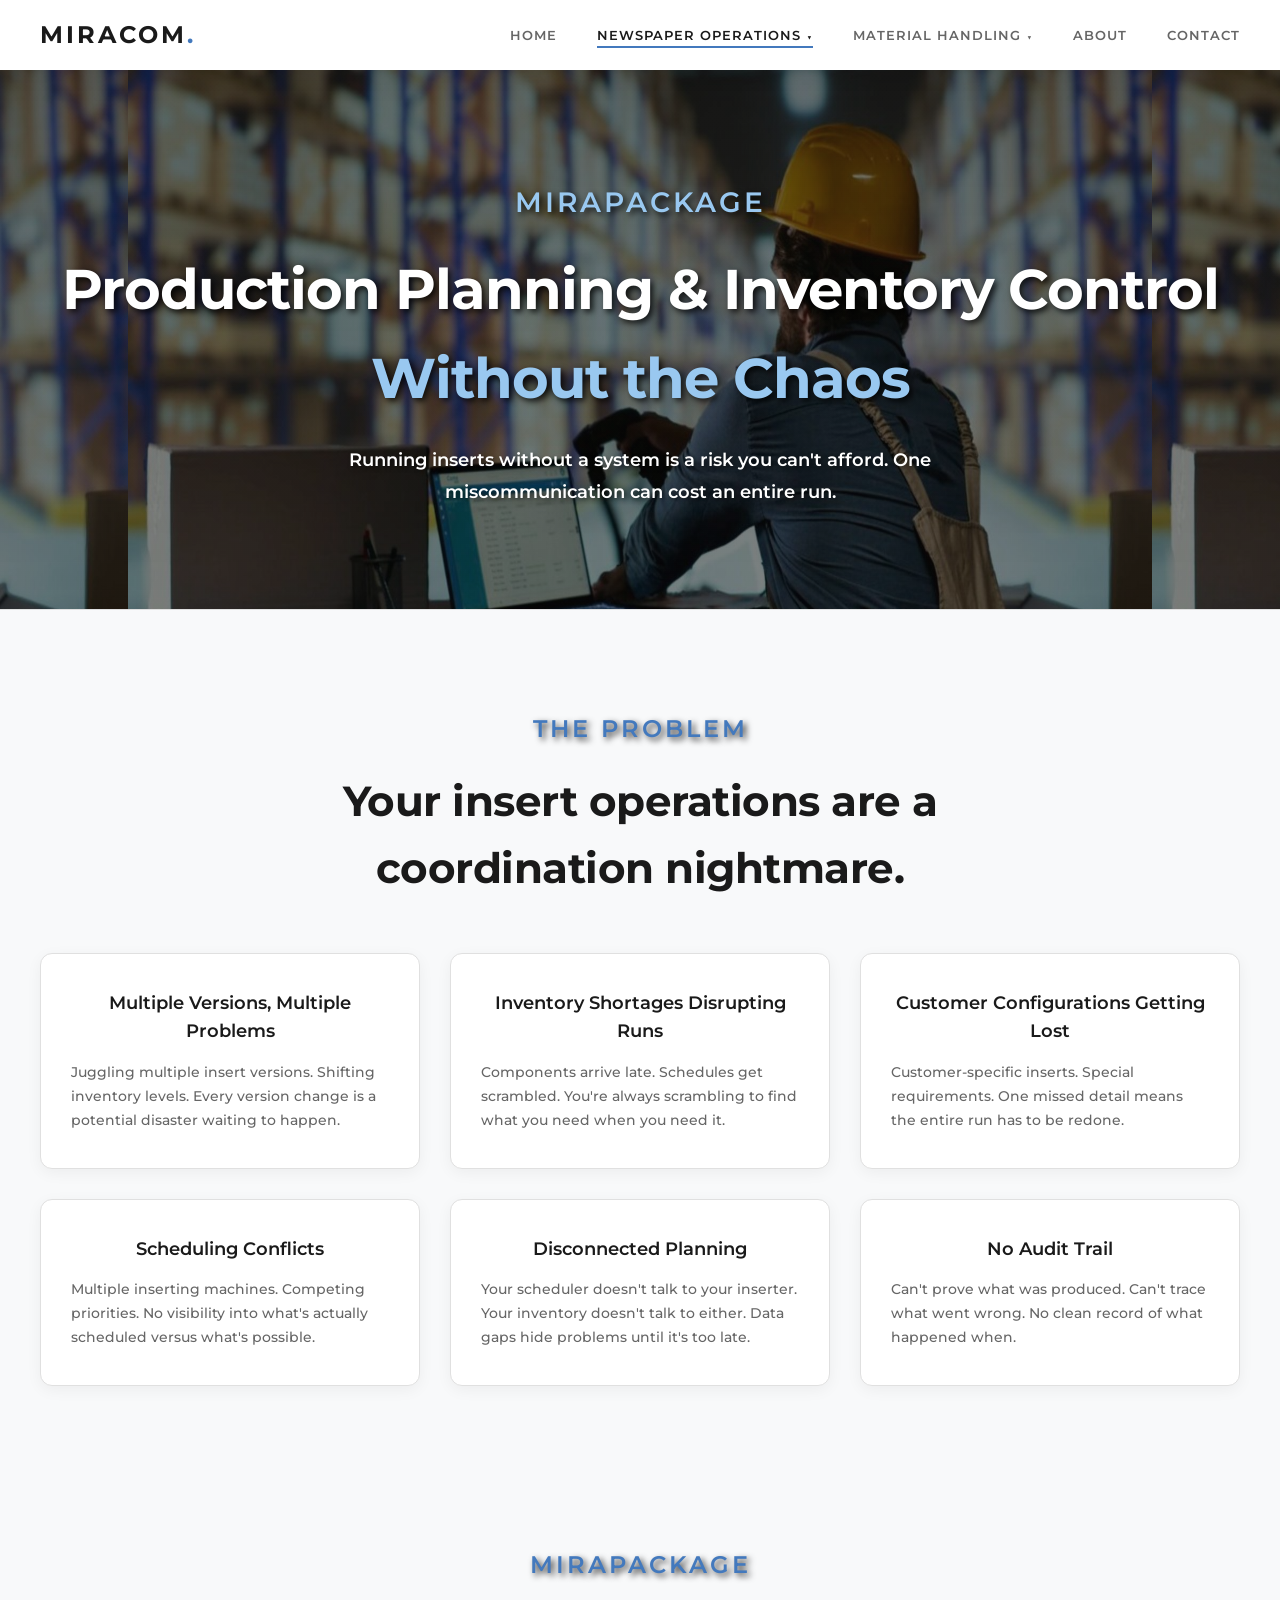
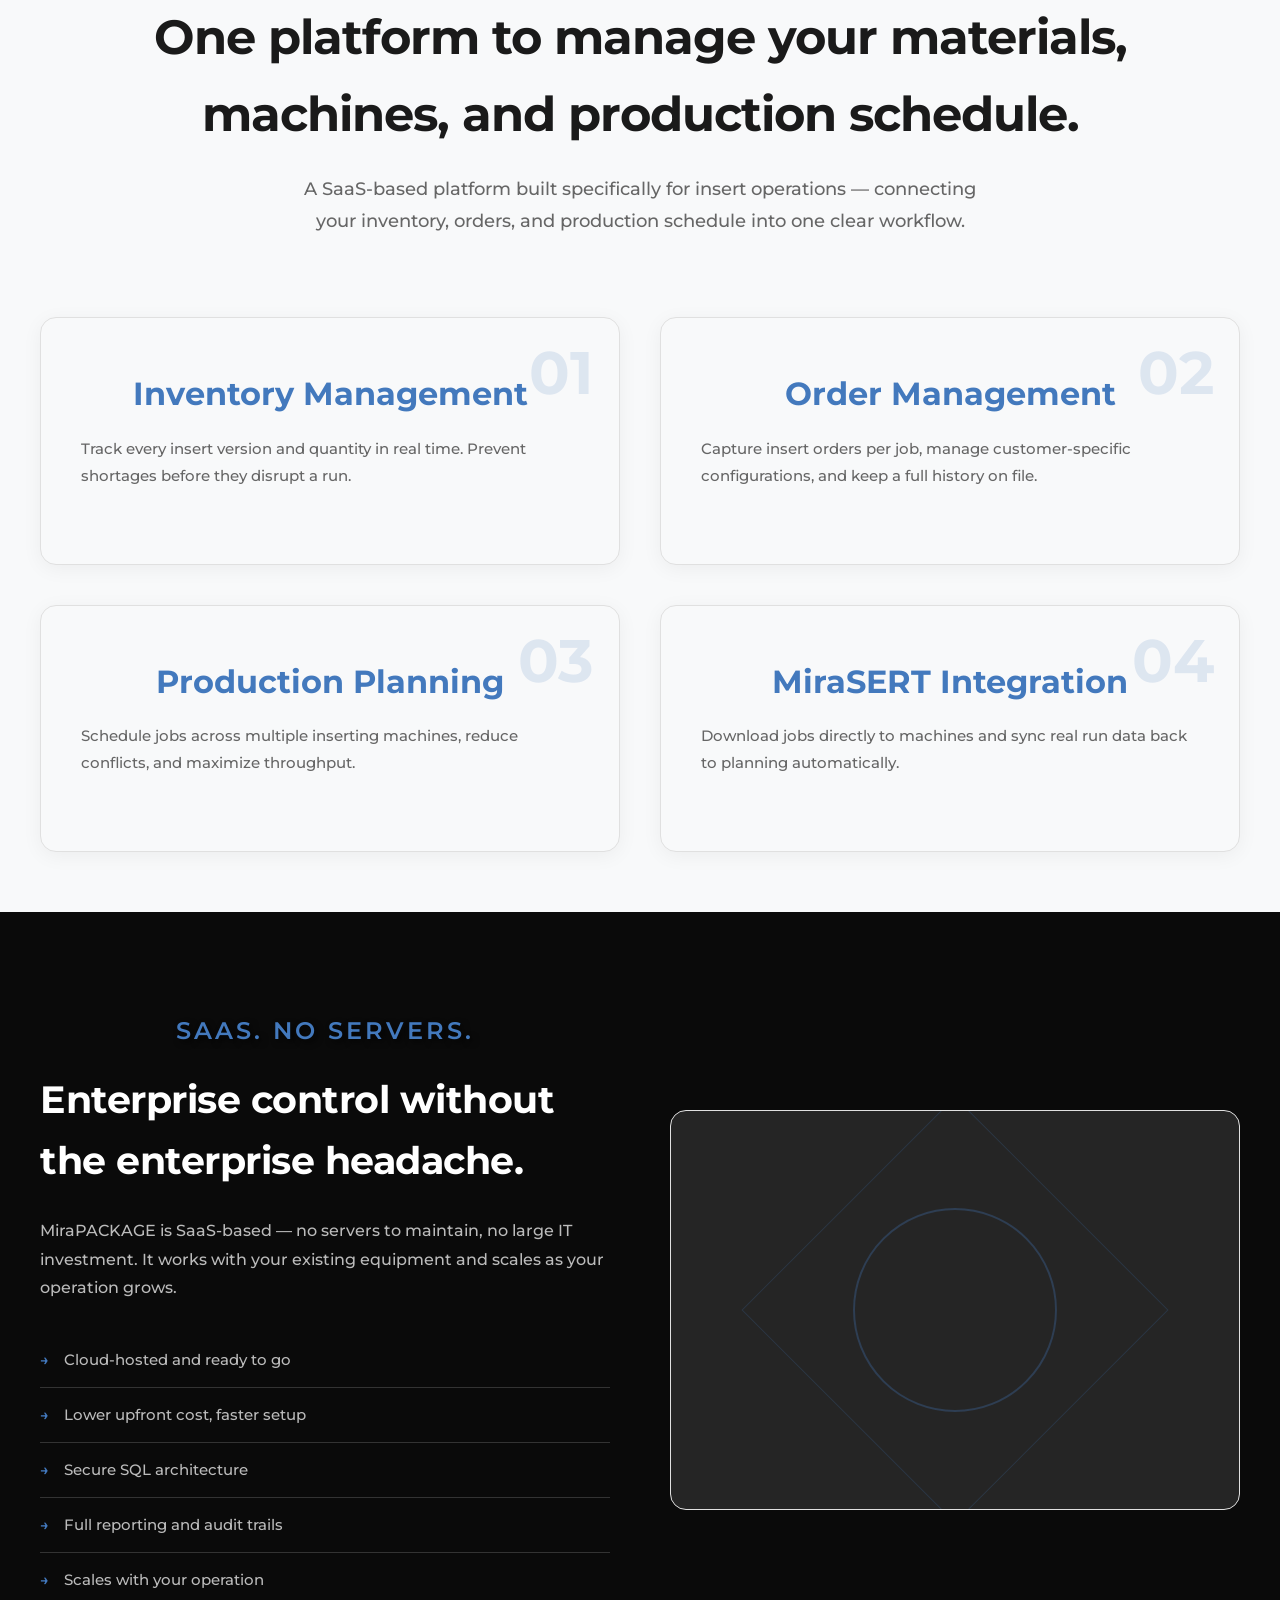
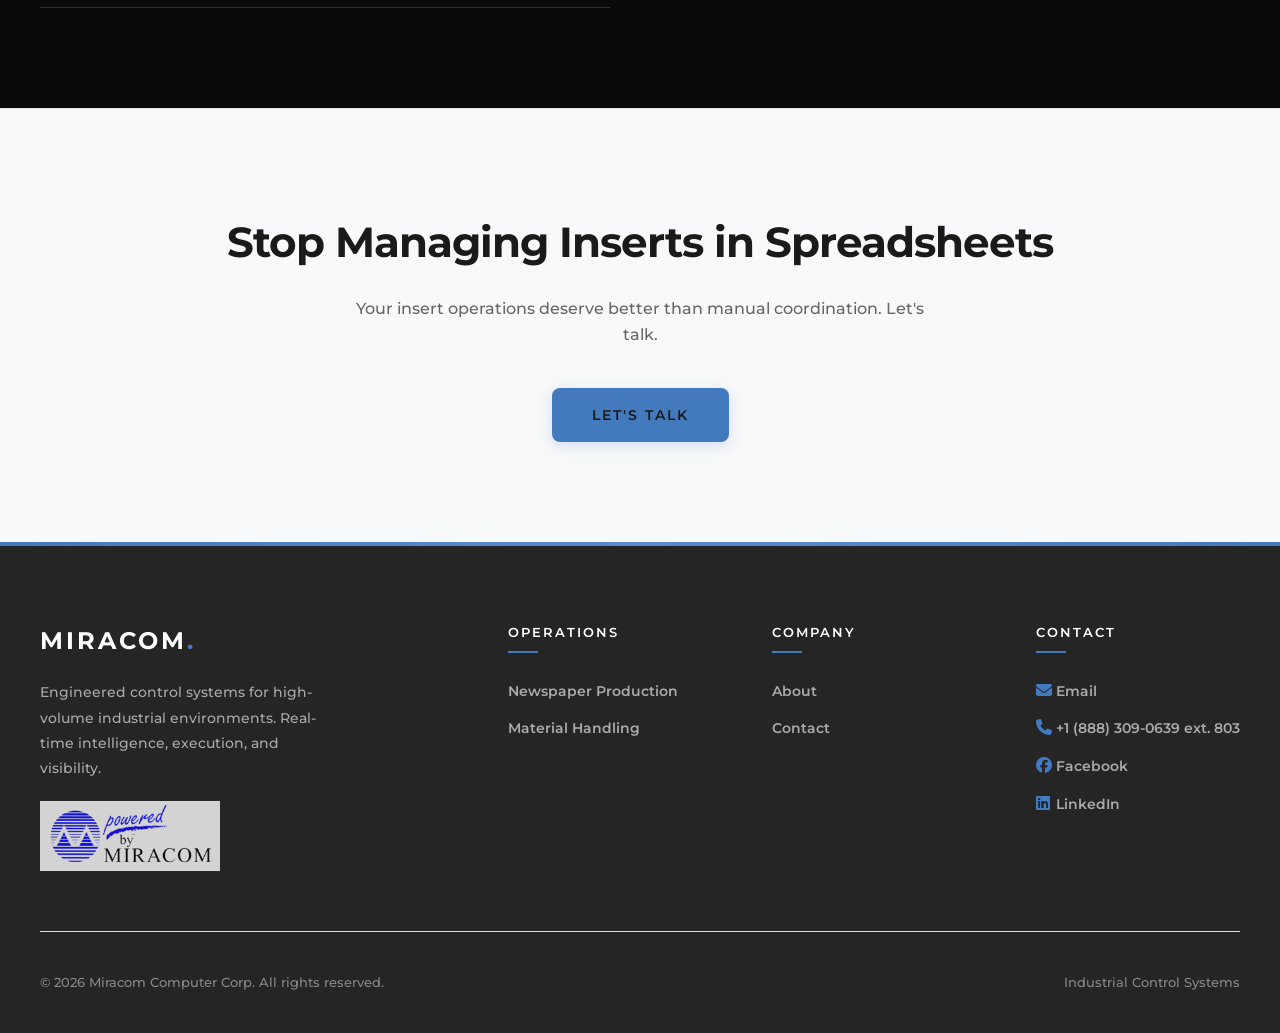
<file: mirapackage.html>
<!doctype html>
<html lang="en">
  <head>
    <meta charset="UTF-8" />
    <meta name="viewport" content="width=device-width, initial-scale=1.0" />
    <title>MiraPACKAGE - Planning & Inventory | Miracom Computer Corp.</title>
    <meta
      name="description"
      content="MiraPACKAGE insert planning and inventory coordination system. Manage materials, machines, and production schedules from one platform."
    />
    <meta property="og:type" content="website" />
    <meta property="og:url" content="https://www.miracomcomputer.com/mirapackage.html" />
    <meta property="og:title" content="MiraPACKAGE - Planning & Inventory | Miracom Computer Corp." />
    <meta property="og:description" content="MiraPACKAGE insert planning and inventory coordination system." />
    <meta property="og:image" content="https://www.miracomcomputer.com/images/miracom-logo-transparent.png" />
    <meta name="twitter:card" content="summary_large_image" />
    <meta name="twitter:title" content="MiraPACKAGE - Planning & Inventory | Miracom Computer Corp." />
    <meta name="twitter:description" content="MiraPACKAGE insert planning and inventory coordination system." />
    <link rel="canonical" href="https://www.miracomcomputer.com/mirapackage.html" />
    <link rel="preconnect" href="https://fonts.googleapis.com" />
    <link rel="preconnect" href="https://fonts.gstatic.com" crossorigin />
    <link
      href="https://fonts.googleapis.com/css2?family=Montserrat:wght@400;500;600;700&display=swap"
      rel="stylesheet"
    />
    <link
      rel="stylesheet"
      href="https://cdnjs.cloudflare.com/ajax/libs/font-awesome/6.4.0/css/all.min.css"
    />
    <link rel="stylesheet" href="styles.css" />
  </head>
  <body>
    <nav>
      <div class="nav-container">
        <a href="index.html" class="logo">MIRACOM<span>.</span></a>
        <ul class="nav-links">
          <li><a href="index.html">Home</a></li>
          <li class="has-dropdown">
            <a href="newspaper.html" class="active">Newspaper Operations</a>
              <ul class="dropdown-menu">
              <li><a href="mirasert.html">Inserter Control</a></li>
              <li><a href="miralabel.html">Inline Addressing</a></li>
              <li><a href="miralizer.html">Production Intelligence</a></li>
              <li><a href="mirapackage.html">Planning & Coordination</a></li>
            </ul>
          </li>
          <li class="has-dropdown">
            <a href="material-handling.html">Material Handling</a>
            <ul class="dropdown-menu">
              <li><a href="mirastore.html">Inventory Control</a></li>
              <li><a href="miralabel-case.html">Case Coding</a></li>
              <li><a href="miradock.html">Package Monitoring</a></li>
              <li><a href="mirasort.html">Sortation System</a></li>
            </ul>
          </li>
          <li><a href="about.html">About</a></li>
          <li><a href="contact.html">Contact</a></li>
        </ul>
        <div class="nav-toggle">
          <span></span>
          <span></span>
          <span></span>
        </div>
      </div>
    </nav>

    <section class="page-header mirapackage-header">
      <div class="container">
        <div class="section-title">MiraPACKAGE</div>
        <h1>
          Production Planning & Inventory Control<br /><span class="highlight"
            >Without the Chaos</span
          >
        </h1>
        <p class="page-subtitle">
          Running inserts without a system is a risk you can't afford. One
          miscommunication can cost an entire run.
        </p>
      </div>
    </section>

    <section class="pain-section">
      <div class="container">
        <div class="section-title">The Problem</div>
        <h2>Your insert operations are a coordination nightmare.</h2>
        <div class="pain-grid">
          <div class="pain-item">
            <h3>Multiple Versions, Multiple Problems</h3>
            <p>
              Juggling multiple insert versions. Shifting inventory levels.
              Every version change is a potential disaster waiting to happen.
            </p>
          </div>
          <div class="pain-item">
            <h3>Inventory Shortages Disrupting Runs</h3>
            <p>
              Components arrive late. Schedules get scrambled. You're always
              scrambling to find what you need when you need it.
            </p>
          </div>
          <div class="pain-item">
            <h3>Customer Configurations Getting Lost</h3>
            <p>
              Customer-specific inserts. Special requirements. One missed detail
              means the entire run has to be redone.
            </p>
          </div>
          <div class="pain-item">
            <h3>Scheduling Conflicts</h3>
            <p>
              Multiple inserting machines. Competing priorities. No visibility
              into what's actually scheduled versus what's possible.
            </p>
          </div>
          <div class="pain-item">
            <h3>Disconnected Planning</h3>
            <p>
              Your scheduler doesn't talk to your inserter. Your inventory
              doesn't talk to either. Data gaps hide problems until it's too
              late.
            </p>
          </div>
          <div class="pain-item">
            <h3>No Audit Trail</h3>
            <p>
              Can't prove what was produced. Can't trace what went wrong. No
              clean record of what happened when.
            </p>
          </div>
        </div>
      </div>
    </section>

    <section class="pillars-section">
      <div class="container">
        <div class="pillars-header">
          <div class="section-title">MiraPACKAGE</div>
          <h2>
            One platform to manage your materials, machines, and production
            schedule.
          </h2>
          <p class="pillars-desc">
            A SaaS-based platform built specifically for insert operations —
            connecting your inventory, orders, and production schedule into one
            clear workflow.
          </p>
        </div>
        <div class="pillars-grid">
          <div class="pillar-card">
            <span class="pillar-number">01</span>
            <h3>Inventory Management</h3>
            <p>
              Track every insert version and quantity in real time. Prevent
              shortages before they disrupt a run.
            </p>
          </div>
          <div class="pillar-card">
            <span class="pillar-number">02</span>
            <h3>Order Management</h3>
            <p>
              Capture insert orders per job, manage customer-specific
              configurations, and keep a full history on file.
            </p>
          </div>
          <div class="pillar-card">
            <span class="pillar-number">03</span>
            <h3>Production Planning</h3>
            <p>
              Schedule jobs across multiple inserting machines, reduce
              conflicts, and maximize throughput.
            </p>
          </div>
          <div class="pillar-card">
            <span class="pillar-number">04</span>
            <h3>MiraSERT Integration</h3>
            <p>
              Download jobs directly to machines and sync real run data back to
              planning automatically.
            </p>
          </div>
        </div>
      </div>
    </section>

    <section class="insight-section dark">
      <div class="container">
        <div class="insight-grid">
          <div class="insight-content">
            <div class="section-title">SaaS. No Servers.</div>
            <h2>Enterprise control without the enterprise headache.</h2>
            <p>
              MiraPACKAGE is SaaS-based — no servers to maintain, no large IT
              investment. It works with your existing equipment and scales as
              your operation grows.
            </p>
            <ul>
              <li>Cloud-hosted and ready to go</li>
              <li>Lower upfront cost, faster setup</li>
              <li>Secure SQL architecture</li>
              <li>Full reporting and audit trails</li>
              <li>Scales with your operation</li>
            </ul>
          </div>
          <div class="insight-visual mirapackage-visual"></div>
        </div>
      </div>
    </section>

    <section class="cta-section">
      <div class="container">
        <h2>Stop Managing Inserts in Spreadsheets</h2>
        <p>
          Your insert operations deserve better than manual coordination. Let's
          talk.
        </p>
        <div class="cta-buttons">
          <a href="contact.html" class="btn btn-primary">Let's Talk</a>
        </div>
      </div>
    </section>

    <footer>
      <div class="container">
        <div class="footer-grid">
          <div class="footer-brand">
            <a href="index.html" class="logo">MIRACOM<span>.</span></a>
            <p>
              Engineered control systems for high-volume industrial
              environments. Real-time intelligence, execution, and visibility.
            </p>
            <img
              src="images/miracom-logo-white.png"
              alt="Miracom"
              class="footer-logo"
              loading="lazy"
              width="180"
              height="60"
            />
          </div>
          <div class="footer-column">
            <h4>Operations</h4>
            <ul>
              <li><a href="newspaper.html">Newspaper Production</a></li>
              <li><a href="material-handling.html">Material Handling</a></li>
            </ul>
          </div>
          <div class="footer-column">
            <h4>Company</h4>
            <ul>
              <li><a href="about.html">About</a></li>
              <li><a href="contact.html">Contact</a></li>
            </ul>
          </div>
          <div class="footer-column">
            <h4>Contact</h4>
            <ul class="footer-contact-list">
              <li>
                <a href="mailto:sales@miracomcomputer.com">
                  <i class="fas fa-envelope"></i>
                  <span>Email</span>
                </a>
              </li>
              <li>
                <a href="tel:+18883090639">
                  <i class="fas fa-phone"></i>
                  <span>+1 (888) 309-0639 ext. 803</span>
                </a>
              </li>
              <li>
                <a
                  href="https://www.facebook.com/miracomcomputer"
                  target="_blank" rel="noopener noreferrer"
                >
                  <i class="fab fa-facebook"></i>
                  <span>Facebook</span>
                </a>
              </li>
              <li>
                <a
                  href="https://www.linkedin.com/company/miracom-computer/"
                  target="_blank" rel="noopener noreferrer"
                >
                  <i class="fab fa-linkedin"></i>
                  <span>LinkedIn</span>
                </a>
              </li>
            </ul>
          </div>
        </div>
        <div class="footer-bottom">
          <p>&copy; 2026 Miracom Computer Corp. All rights reserved.</p>
          <p>Industrial Control Systems</p>
        </div>
      </div>
    </footer>
    <script src="script.js"></script>
  </body>
</html>
</file>
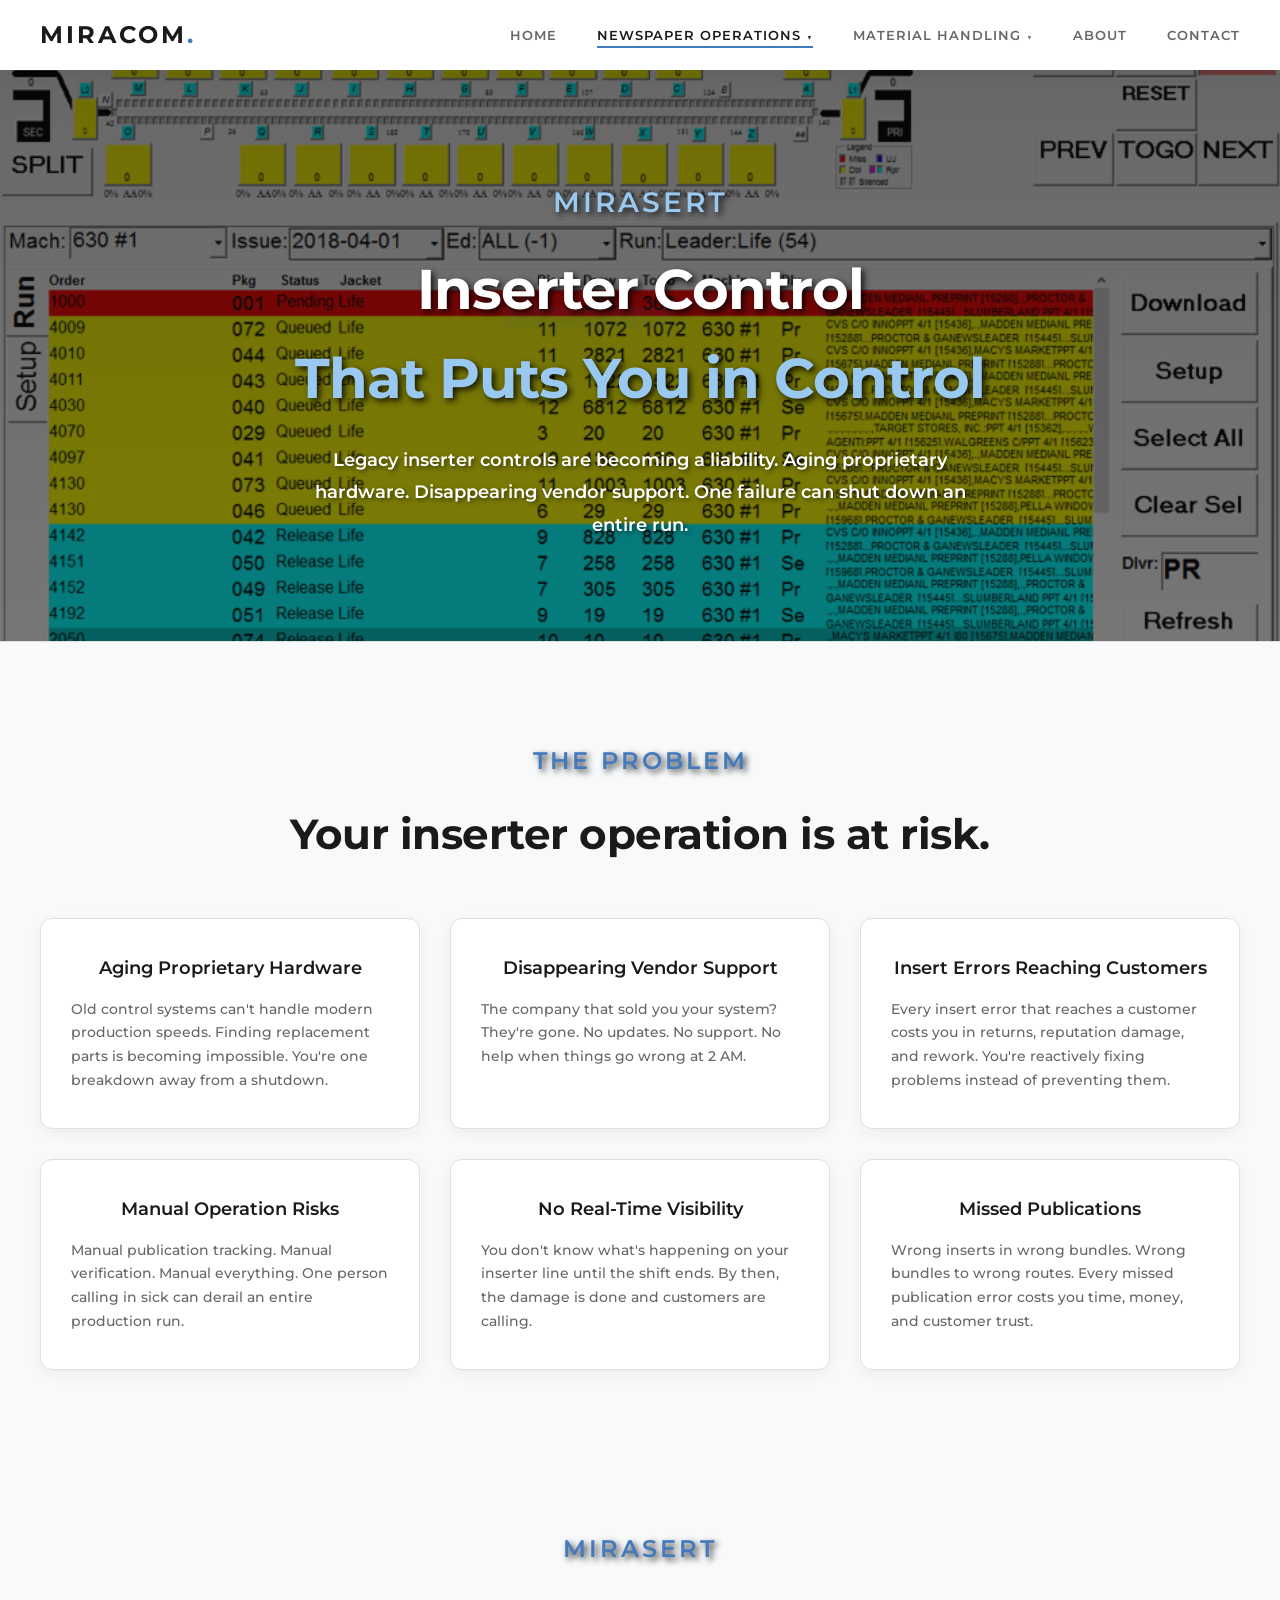
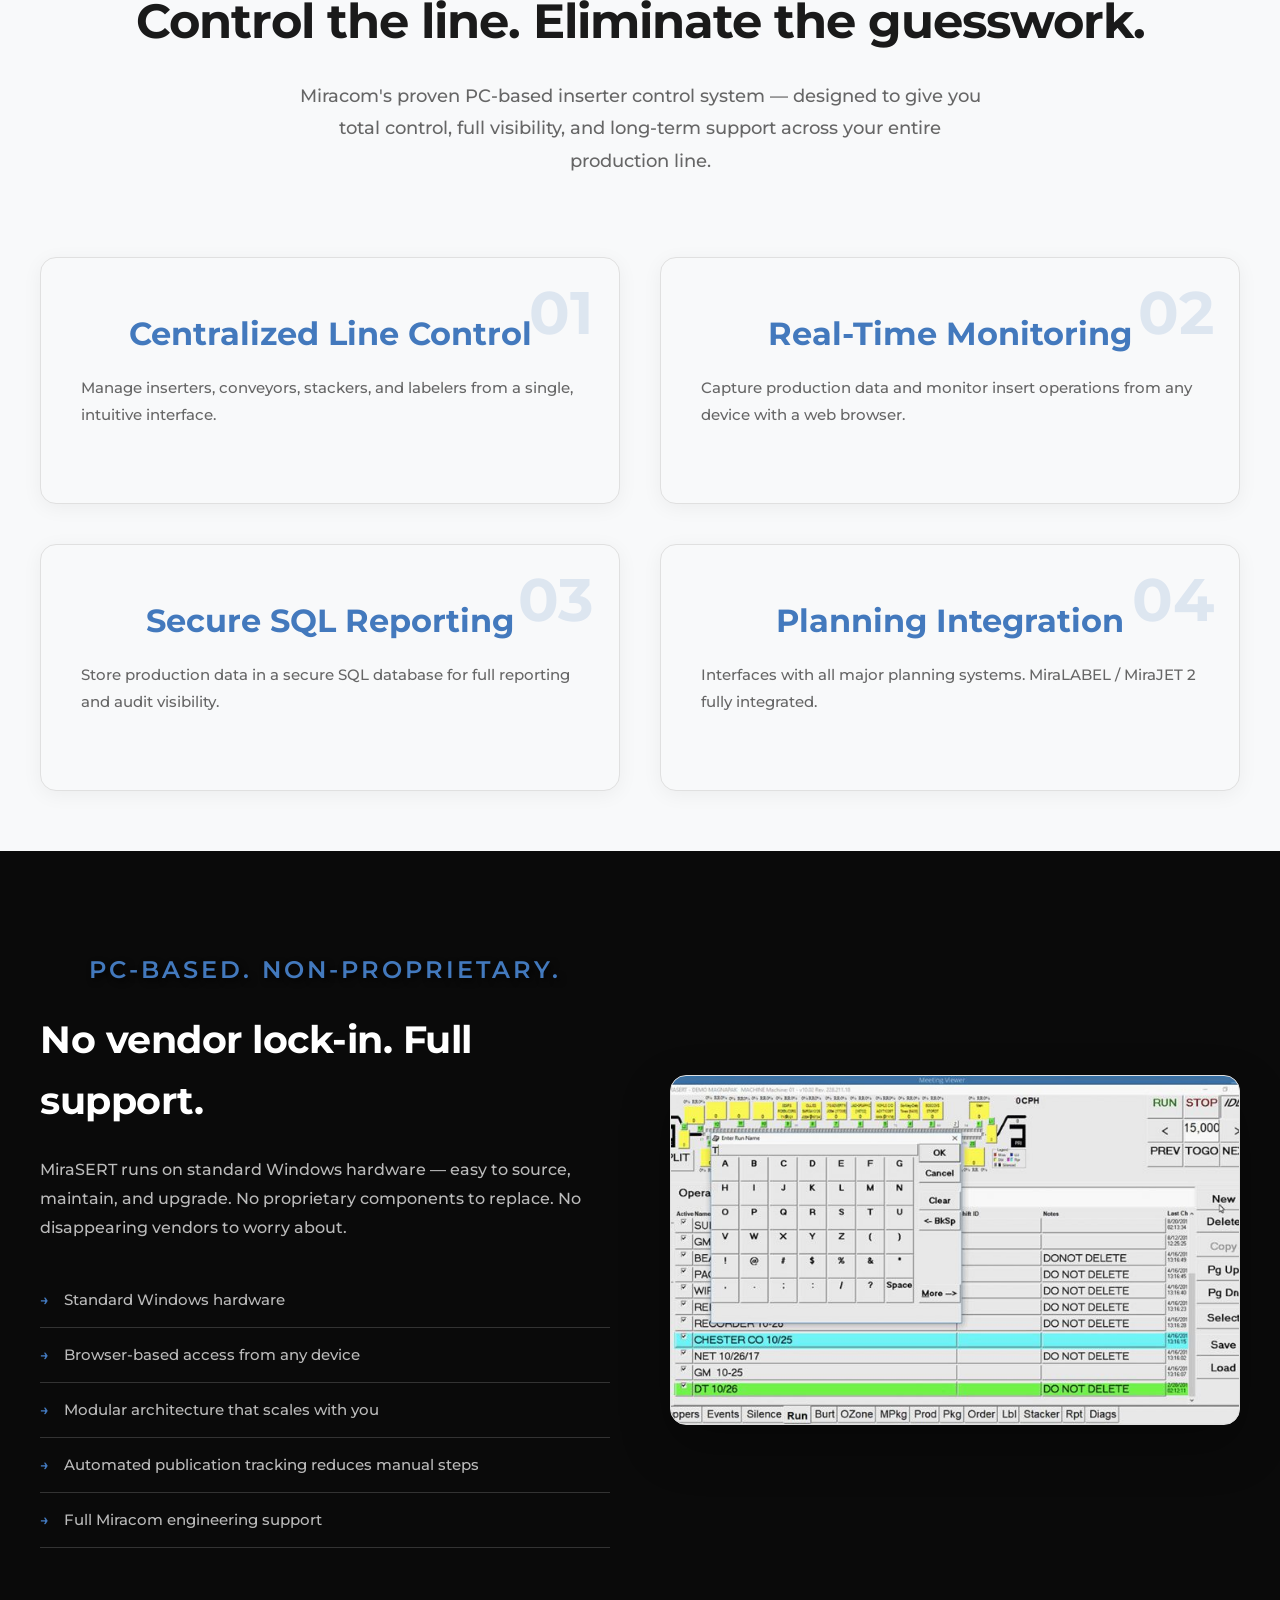
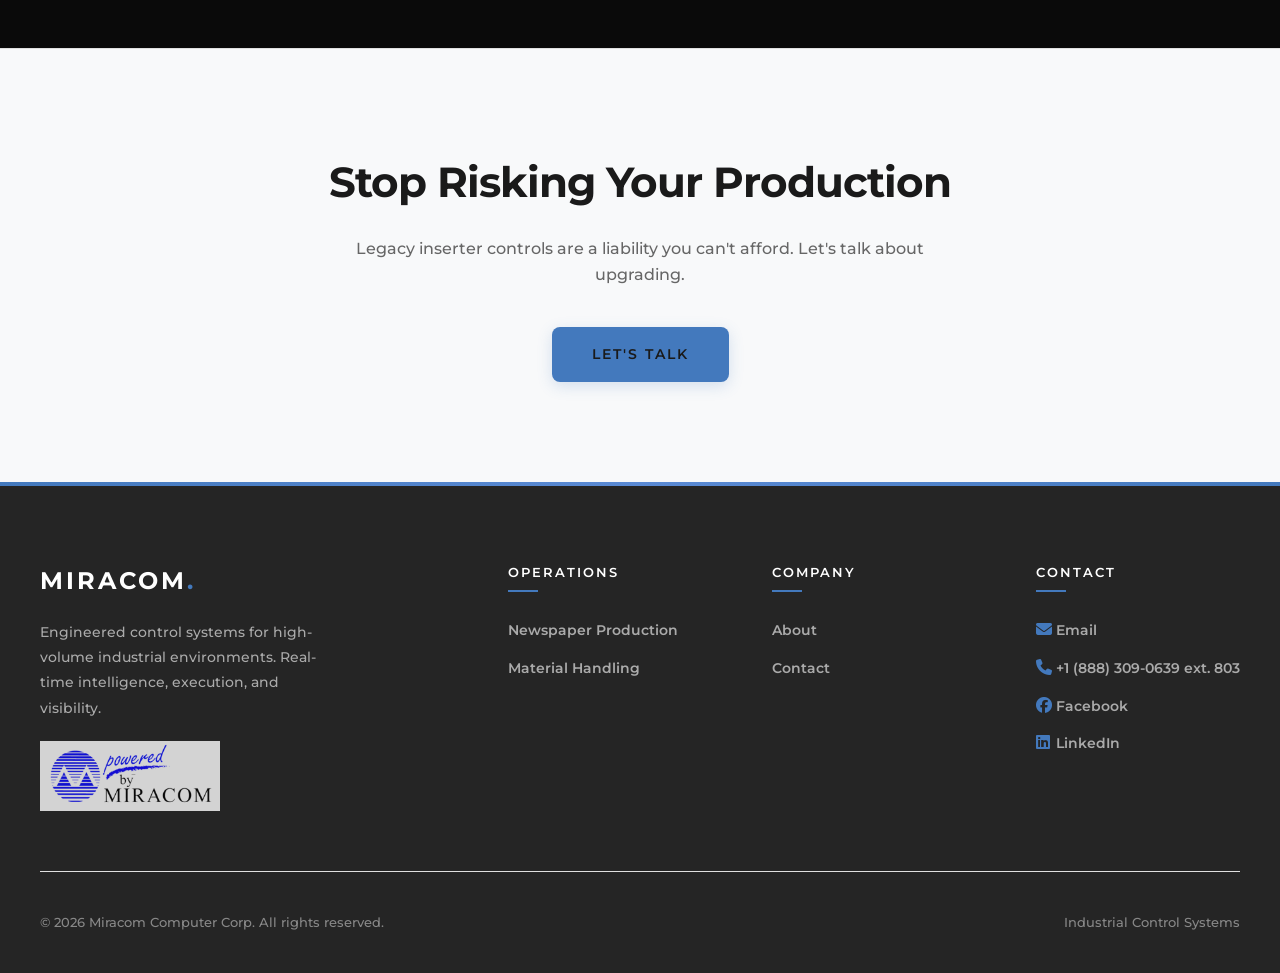
<file: mirasert.html>
<!doctype html>
<html lang="en">
  <head>
    <meta charset="UTF-8" />
    <meta name="viewport" content="width=device-width, initial-scale=1.0" />
    <title>MiraSERT - Inserter Control | Miracom Computer Corp.</title>
    <meta
      name="description"
      content="MiraSERT inserter control system. Eliminate insert errors, missed publications, and manual operation with real-time control."
    />
    <meta property="og:type" content="website" />
    <meta property="og:url" content="https://www.miracomcomputer.com/mirasert.html" />
    <meta property="og:title" content="MiraSERT - Inserter Control | Miracom Computer Corp." />
    <meta property="og:description" content="MiraSERT inserter control system. Eliminate insert errors with real-time control." />
    <meta property="og:image" content="https://www.miracomcomputer.com/images/miracom-logo-transparent.png" />
    <meta name="twitter:card" content="summary_large_image" />
    <meta name="twitter:title" content="MiraSERT - Inserter Control | Miracom Computer Corp." />
    <meta name="twitter:description" content="MiraSERT inserter control system for newspaper production." />
    <link rel="canonical" href="https://www.miracomcomputer.com/mirasert.html" />
    <link rel="preconnect" href="https://fonts.googleapis.com" />
    <link rel="preconnect" href="https://fonts.gstatic.com" crossorigin />
    <link
      href="https://fonts.googleapis.com/css2?family=Montserrat:wght@400;500;600;700&display=swap"
      rel="stylesheet"
    />
    <link
      rel="stylesheet"
      href="https://cdnjs.cloudflare.com/ajax/libs/font-awesome/6.4.0/css/all.min.css"
    />
    <link rel="stylesheet" href="styles.css" />
  </head>
  <body>
    <nav>
      <div class="nav-container">
        <a href="index.html" class="logo">MIRACOM<span>.</span></a>
        <ul class="nav-links">
          <li><a href="index.html">Home</a></li>
          <li class="has-dropdown">
            <a href="newspaper.html" class="active">Newspaper Operations</a>
              <ul class="dropdown-menu">
              <li><a href="mirasert.html">Inserter Control</a></li>
              <li><a href="miralabel.html">Inline Addressing</a></li>
              <li><a href="miralizer.html">Production Intelligence</a></li>
              <li><a href="mirapackage.html">Planning & Coordination</a></li>
            </ul>
          </li>
          <li class="has-dropdown">
            <a href="material-handling.html">Material Handling</a>
            <ul class="dropdown-menu">
              <li><a href="mirastore.html">Inventory Control</a></li>
              <li><a href="miralabel-case.html">Case Coding</a></li>
              <li><a href="miradock.html">Package Monitoring</a></li>
              <li><a href="mirasort.html">Sortation System</a></li>
            </ul>
          </li>
          <li><a href="about.html">About</a></li>
          <li><a href="contact.html">Contact</a></li>
        </ul>
        <div class="nav-toggle">
          <span></span>
          <span></span>
          <span></span>
        </div>
      </div>
    </nav>

    <section class="page-header mirasert-header">
      <div class="container">
        <div class="section-title">MiraSERT</div>
        <h1>
          Inserter Control<br /><span class="highlight"
            >That Puts You in Control</span
          >
        </h1>
        <p class="page-subtitle">
          Legacy inserter controls are becoming a liability. Aging proprietary
          hardware. Disappearing vendor support. One failure can shut down an
          entire run.
        </p>
      </div>
    </section>

    <section class="pain-section">
      <div class="container">
        <div class="section-title">The Problem</div>
        <h2>Your inserter operation is at risk.</h2>
        <div class="pain-grid">
          <div class="pain-item">
            <h3>Aging Proprietary Hardware</h3>
            <p>
              Old control systems can't handle modern production speeds. Finding
              replacement parts is becoming impossible. You're one breakdown
              away from a shutdown.
            </p>
          </div>
          <div class="pain-item">
            <h3>Disappearing Vendor Support</h3>
            <p>
              The company that sold you your system? They're gone. No updates.
              No support. No help when things go wrong at 2 AM.
            </p>
          </div>
          <div class="pain-item">
            <h3>Insert Errors Reaching Customers</h3>
            <p>
              Every insert error that reaches a customer costs you in returns,
              reputation damage, and rework. You're reactively fixing problems
              instead of preventing them.
            </p>
          </div>
          <div class="pain-item">
            <h3>Manual Operation Risks</h3>
            <p>
              Manual publication tracking. Manual verification. Manual everything.
              One person calling in sick can derail an entire production run.
            </p>
          </div>
          <div class="pain-item">
            <h3>No Real-Time Visibility</h3>
            <p>
              You don't know what's happening on your inserter line until the
              shift ends. By then, the damage is done and customers are calling.
            </p>
          </div>
          <div class="pain-item">
            <h3>Missed Publications</h3>
            <p>
              Wrong inserts in wrong bundles. Wrong bundles to wrong routes. Every
              missed publication error costs you time, money, and customer trust.
            </p>
          </div>
        </div>
      </div>
    </section>

    <section class="pillars-section">
      <div class="container">
        <div class="pillars-header">
          <div class="section-title">MiraSERT</div>
          <h2>Control the line. Eliminate the guesswork.</h2>
          <p class="pillars-desc">
            Miracom's proven PC-based inserter control system — designed to give
            you total control, full visibility, and long-term support across
            your entire production line.
          </p>
        </div>
        <div class="pillars-grid">
          <div class="pillar-card">
            <span class="pillar-number">01</span>
            <h3>Centralized Line Control</h3>
            <p>
              Manage inserters, conveyors, stackers, and labelers from a single,
              intuitive interface.
            </p>
          </div>
          <div class="pillar-card">
            <span class="pillar-number">02</span>
            <h3>Real-Time Monitoring</h3>
            <p>
              Capture production data and monitor insert operations from any
              device with a web browser.
            </p>
          </div>
          <div class="pillar-card">
            <span class="pillar-number">03</span>
            <h3>Secure SQL Reporting</h3>
            <p>
              Store production data in a secure SQL database for full reporting
              and audit visibility.
            </p>
          </div>
          <div class="pillar-card">
            <span class="pillar-number">04</span>
            <h3>Planning Integration</h3>
            <p>
              Interfaces with all major planning systems. MiraLABEL / MiraJET 2
              fully integrated.
            </p>
          </div>
        </div>
      </div>
    </section>

    <section class="insight-section dark">
      <div class="container">
        <div class="insight-grid">
          <div class="insight-content">
            <div class="section-title">PC-Based. Non-Proprietary.</div>
            <h2>No vendor lock-in. Full support.</h2>
            <p>
              MiraSERT runs on standard Windows hardware — easy to source,
              maintain, and upgrade. No proprietary components to replace. No
              disappearing vendors to worry about.
            </p>
            <ul>
              <li>Standard Windows hardware</li>
              <li>Browser-based access from any device</li>
              <li>Modular architecture that scales with you</li>
              <li>Automated publication tracking reduces manual steps</li>
              <li>Full Miracom engineering support</li>
            </ul>
          </div>
          <div class="insight-visual mirasert-visual"></div>
        </div>
      </div>
    </section>

    <section class="cta-section">
      <div class="container">
        <h2>Stop Risking Your Production</h2>
        <p>
          Legacy inserter controls are a liability you can't afford. Let's talk
          about upgrading.
        </p>
        <div class="cta-buttons">
          <a href="contact.html" class="btn btn-primary">Let's Talk</a>
        </div>
      </div>
    </section>

    <footer>
      <div class="container">
        <div class="footer-grid">
          <div class="footer-brand">
            <a href="index.html" class="logo">MIRACOM<span>.</span></a>
            <p>
              Engineered control systems for high-volume industrial
              environments. Real-time intelligence, execution, and visibility.
            </p>
            <img
              src="images/miracom-logo-white.png"
              alt="Miracom"
              class="footer-logo"
              loading="lazy"
              width="180"
              height="60"
            />
          </div>
          <div class="footer-column">
            <h4>Operations</h4>
            <ul>
              <li><a href="newspaper.html">Newspaper Production</a></li>
              <li><a href="material-handling.html">Material Handling</a></li>
            </ul>
          </div>
          <div class="footer-column">
            <h4>Company</h4>
            <ul>
              <li><a href="about.html">About</a></li>
              <li><a href="contact.html">Contact</a></li>
            </ul>
          </div>
          <div class="footer-column">
            <h4>Contact</h4>
            <ul class="footer-contact-list">
              <li>
                <a href="mailto:sales@miracomcomputer.com">
                  <i class="fas fa-envelope"></i>
                  <span>Email</span>
                </a>
              </li>
              <li>
                <a href="tel:+18883090639">
                  <i class="fas fa-phone"></i>
                  <span>+1 (888) 309-0639 ext. 803</span>
                </a>
              </li>
              <li>
                <a
                  href="https://www.facebook.com/miracomcomputer"
                  target="_blank" rel="noopener noreferrer"
                >
                  <i class="fab fa-facebook"></i>
                  <span>Facebook</span>
                </a>
              </li>
              <li>
                <a
                  href="https://www.linkedin.com/company/miracom-computer/"
                  target="_blank" rel="noopener noreferrer"
                >
                  <i class="fab fa-linkedin"></i>
                  <span>LinkedIn</span>
                </a>
              </li>
            </ul>
          </div>
        </div>
        <div class="footer-bottom">
          <p>&copy; 2026 Miracom Computer Corp. All rights reserved.</p>
          <p>Industrial Control Systems</p>
        </div>
      </div>
    </footer>
    <script src="script.js"></script>
  </body>
</html>
</file>
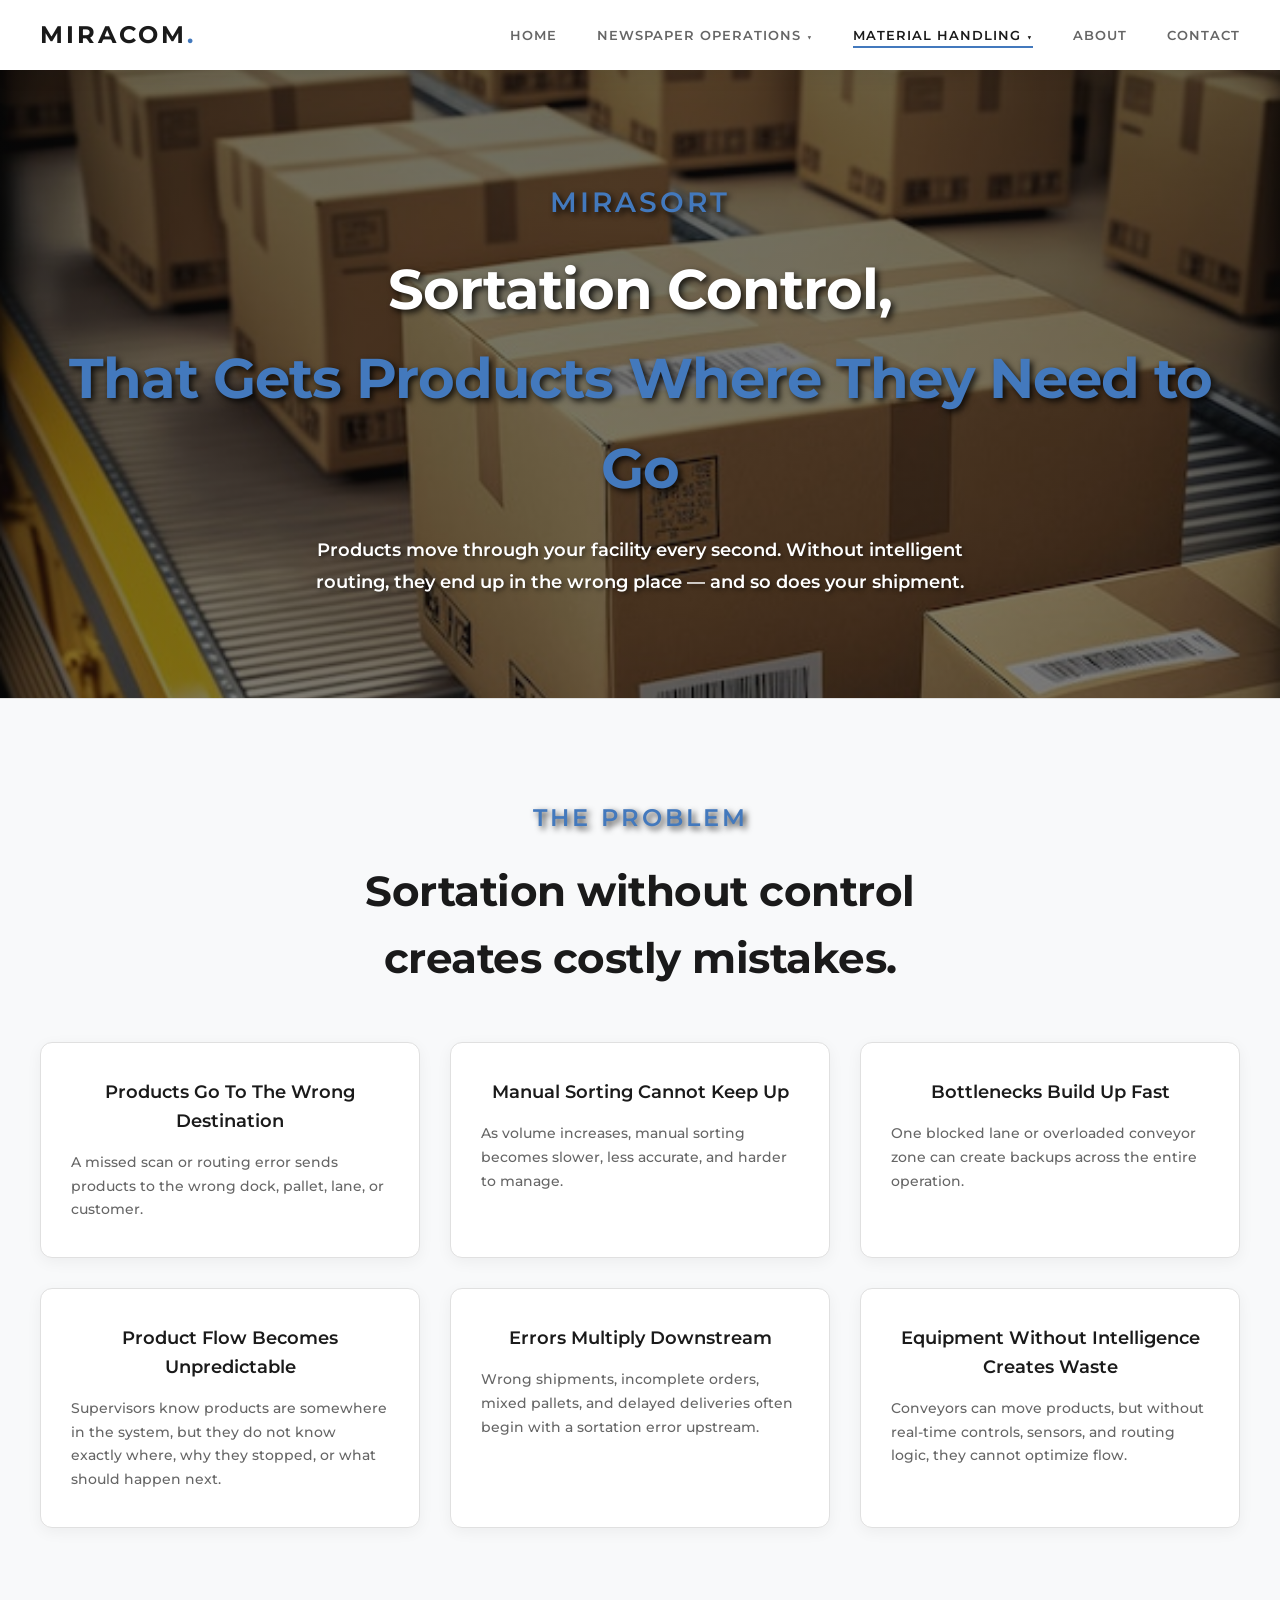
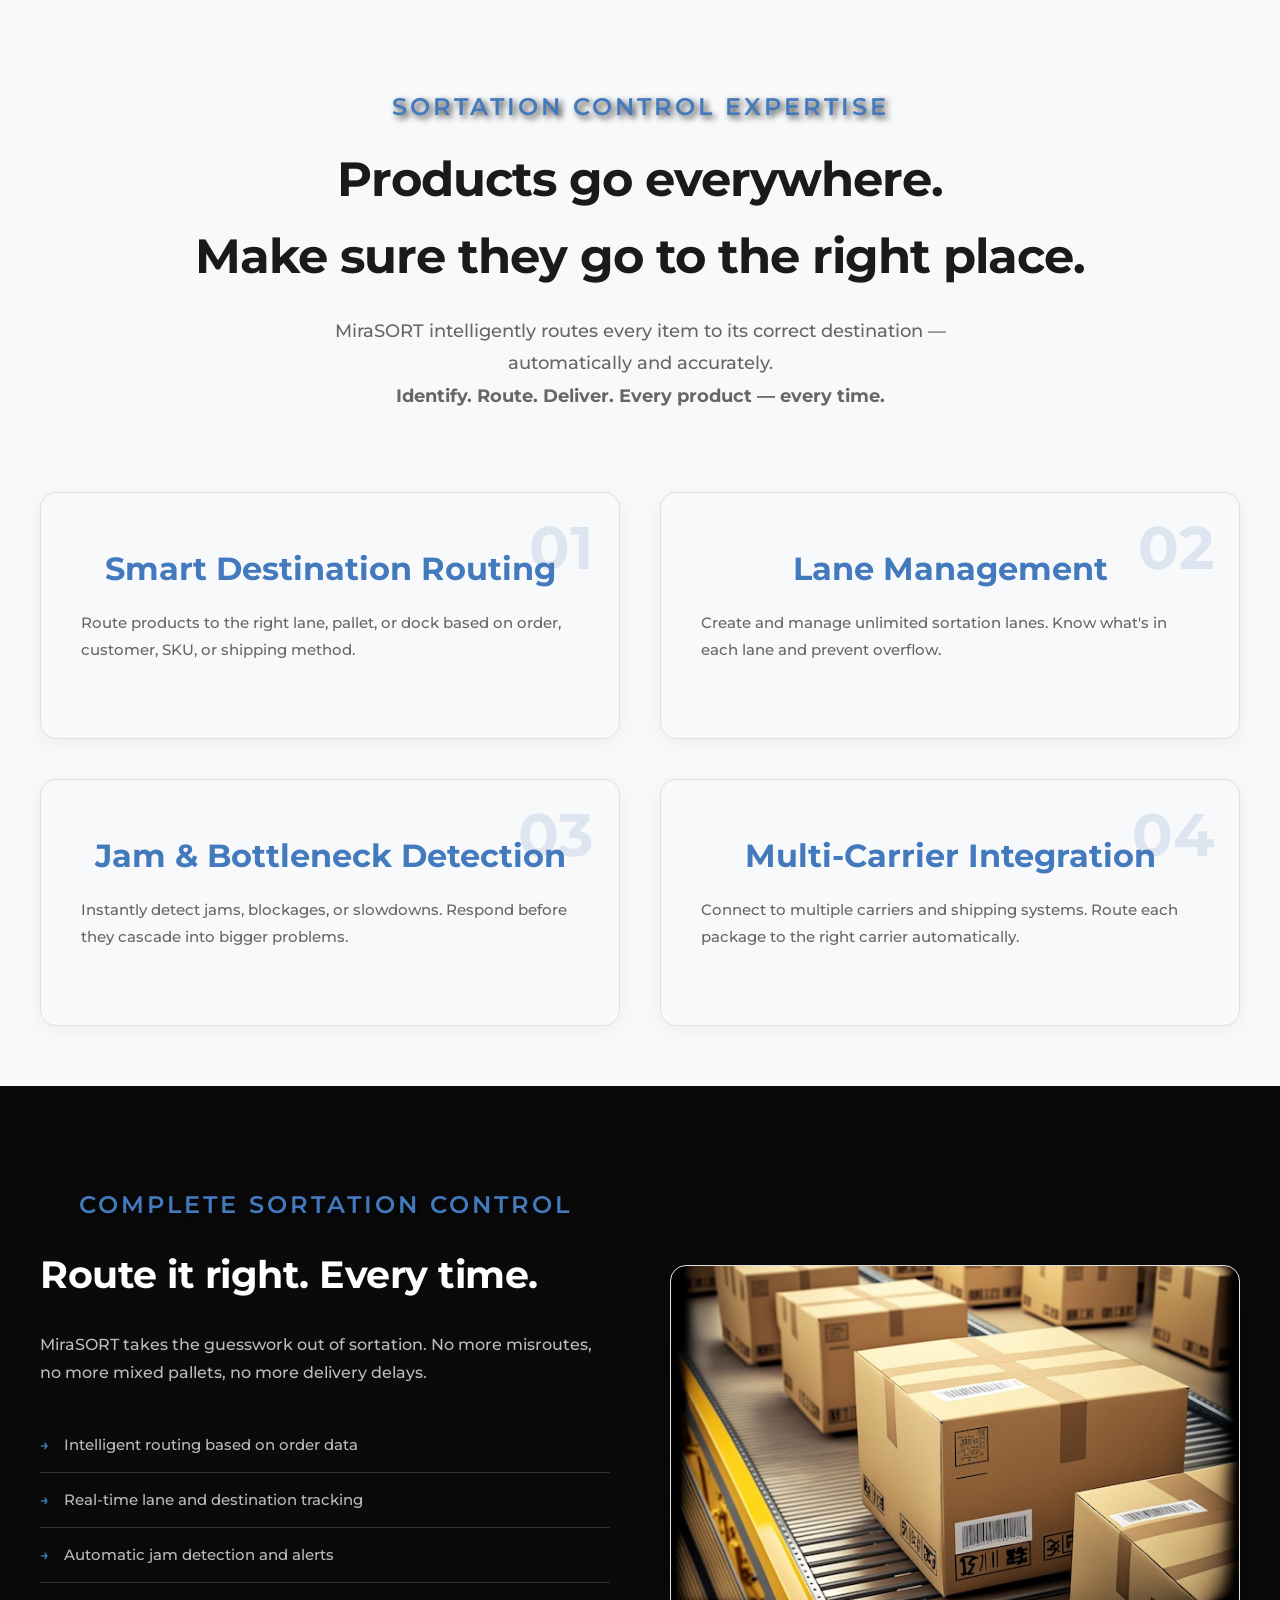
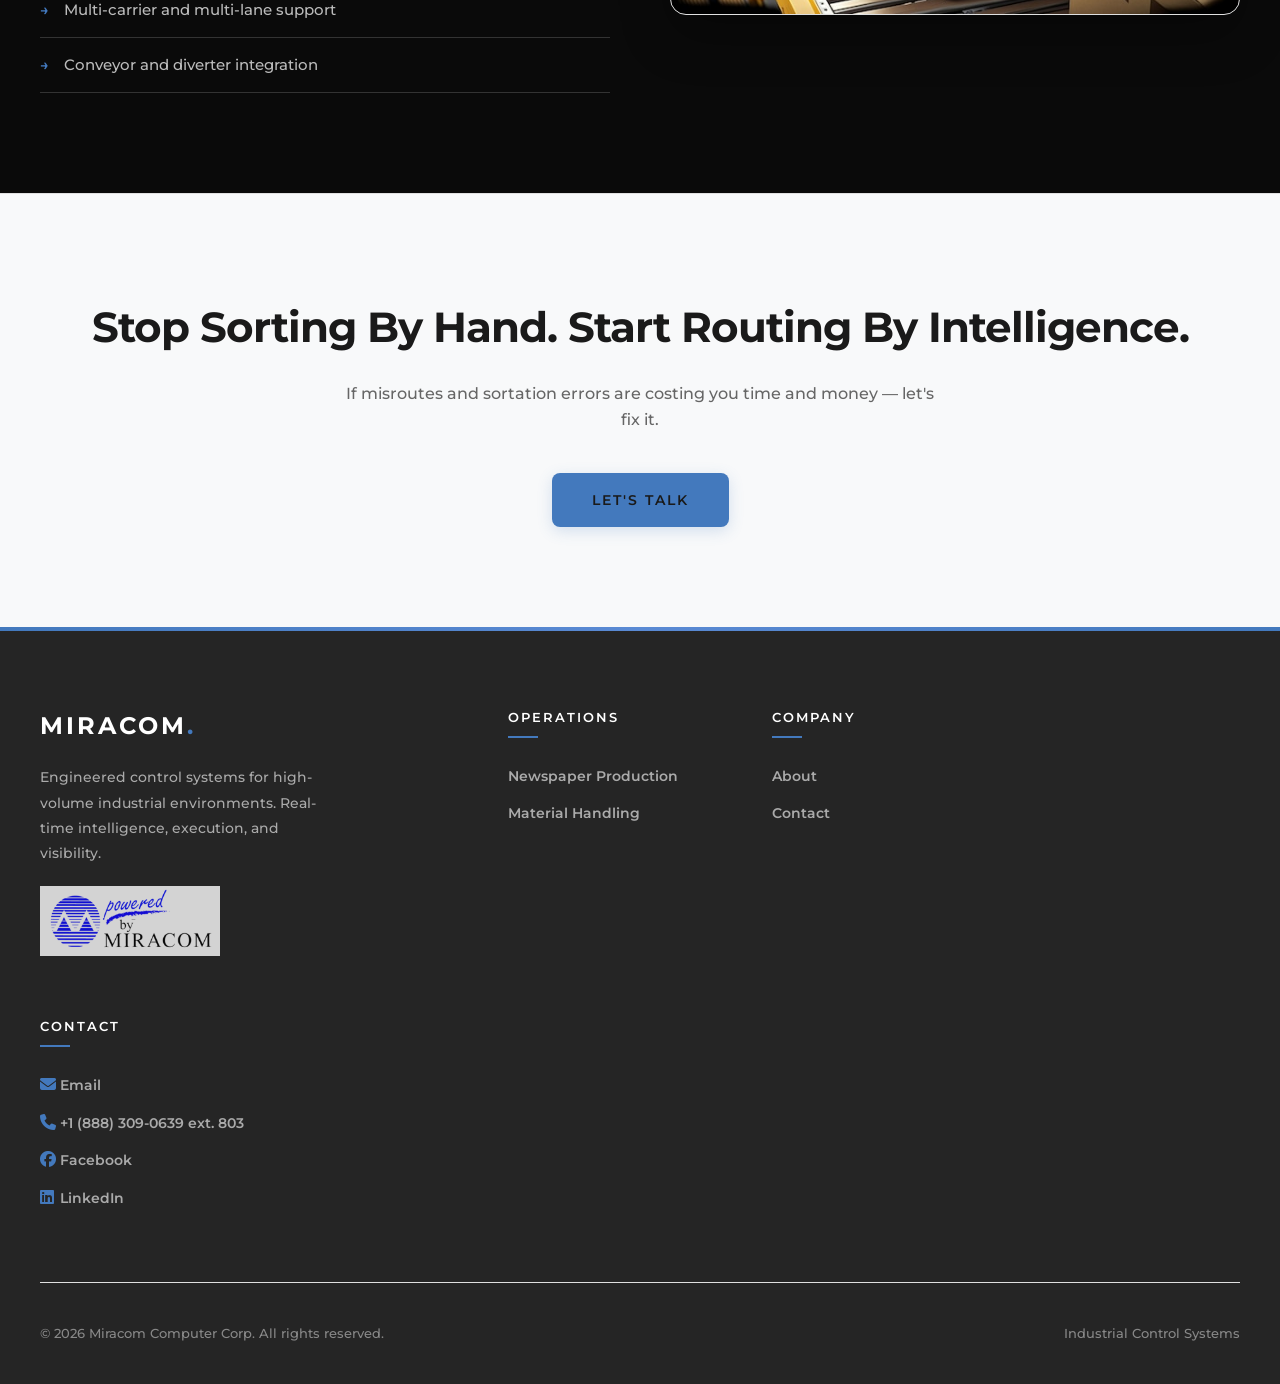
<file: mirasort.html>
<!doctype html>
<html lang="en">
  <head>
    <meta charset="UTF-8" />
    <meta name="viewport" content="width=device-width, initial-scale=1.0" />
    <title>MiraSORT - Sortation System | Miracom Computer Corp.</title>
    <meta
      name="description"
      content="MiraSORT sortation control system. Automated routing, real-time flow monitoring, and conveyor integration for warehouse operations."
    />
    <meta property="og:type" content="website" />
    <meta property="og:url" content="https://www.miracomcomputer.com/mirasort.html" />
    <meta property="og:title" content="MiraSORT - Sortation System | Miracom Computer Corp." />
    <meta
      property="og:description"
      content="MiraSORT sortation control system with automated routing and real-time monitoring."
    />
    <meta
      property="og:image"
      content="https://www.miracomcomputer.com/images/miracom-logo-transparent.png"
    />
    <meta name="twitter:card" content="summary_large_image" />
    <meta name="twitter:title" content="MiraSORT - Sortation System | Miracom Computer Corp." />
    <meta name="twitter:description" content="MiraSORT sortation control system for warehouse operations." />
    <link rel="canonical" href="https://www.miracomcomputer.com/mirasort.html" />
    <link rel="preconnect" href="https://fonts.googleapis.com" />
    <link rel="preconnect" href="https://fonts.gstatic.com" crossorigin />
    <link
      href="https://fonts.googleapis.com/css2?family=Montserrat:wght@400;500;600;700&display=swap"
      rel="stylesheet"
    />
    <link
      rel="stylesheet"
      href="https://cdnjs.cloudflare.com/ajax/libs/font-awesome/6.4.0/css/all.min.css"
    />
    <link rel="stylesheet" href="styles.css" />
  </head>
  <body>
    <nav>
      <div class="nav-container">
        <a href="index.html" class="logo">MIRACOM<span>.</span></a>
        <ul class="nav-links">
          <li><a href="index.html">Home</a></li>
          <li class="has-dropdown">
            <a href="newspaper.html">Newspaper Operations</a>
            <ul class="dropdown-menu">
              <li>
                <a href="mirasert.html">Inserter Control</a>
              </li>
              <li><a href="miralabel.html">Inline Addressing</a></li>
              <li><a href="miralizer.html">Production Intelligence</a></li>
              <li><a href="mirapackage.html">Planning & Coordination</a></li>
            </ul>
          </li>
          <li class="has-dropdown">
            <a href="material-handling.html" class="active"
              >Material Handling</a
            >
            <ul class="dropdown-menu">
              <li><a href="mirastore.html">Inventory Control</a></li>
              <li><a href="miralabel-case.html">Case Coding</a></li>
              <li><a href="miradock.html">Package Monitoring</a></li>
              <li><a href="mirasort.html">Sortation System</a></li>
            </ul>
          </li>
          <li><a href="about.html">About</a></li>
          <li><a href="contact.html">Contact</a></li>
        </ul>
        <div class="nav-toggle">
          <span></span>
          <span></span>
          <span></span>
        </div>
      </div>
    </nav>

    <section class="page-header mirasort-header">
      <div class="container">
        <div class="section-title">MiraSORT</div>
        <h1>
          Sortation Control,<br /><span class="highlight"
            >That Gets Products Where They Need to Go</span
          >
        </h1>
        <p class="page-subtitle">
          Products move through your facility every second. Without intelligent routing, they end up in the wrong place — and so does your shipment.
        </p>
      </div>
    </section>

    <section class="pain-section">
      <div class="container">
        <div class="section-title">The Problem</div>
        <h2>Sortation without control <br />creates costly mistakes.</h2>
        <div class="pain-grid">
          <div class="pain-item">
            <h3>Products Go To The Wrong Destination</h3>
            <p>
              A missed scan or routing error sends products to the wrong dock,
              pallet, lane, or customer.
            </p>
          </div>
          <div class="pain-item">
            <h3>Manual Sorting Cannot Keep Up</h3>
            <p>
              As volume increases, manual sorting becomes slower, less accurate,
              and harder to manage.
            </p>
          </div>
          <div class="pain-item">
            <h3>Bottlenecks Build Up Fast</h3>
            <p>
              One blocked lane or overloaded conveyor zone can create backups
              across the entire operation.
            </p>
          </div>
          <div class="pain-item">
            <h3>Product Flow Becomes Unpredictable</h3>
            <p>
              Supervisors know products are somewhere in the system, but they do
              not know exactly where, why they stopped, or what should happen
              next.
            </p>
          </div>
          <div class="pain-item">
            <h3>Errors Multiply Downstream</h3>
            <p>
              Wrong shipments, incomplete orders, mixed pallets, and delayed
              deliveries often begin with a sortation error upstream.
            </p>
          </div>
          <div class="pain-item">
            <h3>Equipment Without Intelligence Creates Waste</h3>
            <p>
              Conveyors can move products, but without real-time controls,
              sensors, and routing logic, they cannot optimize flow.
            </p>
          </div>
        </div>
      </div>
    </section>

    <section class="pillars-section">
      <div class="container">
        <div class="pillars-header">
          <div class="section-title">Sortation Control Expertise</div>
          <h2>
            Products go everywhere. <br />Make sure they go to the right place.
          </h2>
          <p class="pillars-desc">
            MiraSORT intelligently routes every item to its correct destination — automatically and accurately.
          </p>
          <p class="pillars-tagline">
            Identify. Route. Deliver. Every product — every time.
          </p>
        </div>
        <div class="pillars-grid">
          <div class="pillar-card">
            <span class="pillar-number">01</span>
            <h3>Smart Destination Routing</h3>
            <p>
              Route products to the right lane, pallet, or dock based on order, customer, SKU, or shipping method.
            </p>
          </div>
          <div class="pillar-card">
            <span class="pillar-number">02</span>
            <h3>Lane Management</h3>
            <p>
              Create and manage unlimited sortation lanes. Know what's in each lane and prevent overflow.
            </p>
          </div>
          <div class="pillar-card">
            <span class="pillar-number">03</span>
            <h3>Jam & Bottleneck Detection</h3>
            <p>
              Instantly detect jams, blockages, or slowdowns. Respond before they cascade into bigger problems.
            </p>
          </div>
          <div class="pillar-card">
            <span class="pillar-number">04</span>
            <h3>Multi-Carrier Integration</h3>
            <p>
              Connect to multiple carriers and shipping systems. Route each package to the right carrier automatically.
            </p>
          </div>
        </div>
      </div>
    </section>

    <section class="insight-section dark">
      <div class="container">
        <div class="insight-grid">
          <div class="insight-content">
            <div class="section-title">Complete Sortation Control</div>
            <h2>
              Route it right. Every time.
            </h2>
            <p>
              MiraSORT takes the guesswork out of sortation. No more misroutes, no more mixed pallets, no more delivery delays.
            </p>
            <ul>
              <li>Intelligent routing based on order data</li>
              <li>Real-time lane and destination tracking</li>
              <li>Automatic jam detection and alerts</li>
              <li>Multi-carrier and multi-lane support</li>
              <li>Conveyor and diverter integration</li>
            </ul>
          </div>
          <div class="insight-visual mirasort-visual"></div>
        </div>
      </div>
    </section>

    <section class="cta-section">
      <div class="container">
        <h2>Stop Sorting By Hand. Start Routing By Intelligence.</h2>
        <p>
          If misroutes and sortation errors are costing you time and money — let's fix it.
        </p>
        <div class="cta-buttons">
          <a href="contact.html" class="btn btn-primary">Let's Talk</a>
        </div>
      </div>
    </section>

    <footer>
      <div class="container">
        <div class="footer-grid">
          <div class="footer-brand">
            <a href="index.html" class="logo">MIRACOM<span>.</span></a>
            <p>
              Engineered control systems for high-volume industrial
              environments. Real-time intelligence, execution, and visibility.
            </p>
            <img
              src="images/miracom-logo-white.png"
              alt="Miracom"
              class="footer-logo"
              loading="lazy"
              width="180"
              height="60"
            />
          </div>
          <div class="footer-column">
            <h4>Operations</h4>
            <ul>
              <li><a href="newspaper.html">Newspaper Production</a></li>
              <li><a href="material-handling.html">Material Handling</a></li>
            </ul>
          </div>
          <div class="footer-column">
            <h4>Company</h4>
            <ul>
              <li><a href="about.html">About</a></li>
              <li><a href="contact.html">Contact</li>
            </ul>
          </div>
          <div class="footer-column">
            <h4>Contact</h4>
            <ul class="footer-contact-list">
              <li>
                <a href="mailto:sales@miracomcomputer.com">
                  <i class="fas fa-envelope"></i>
                  <span>Email</span>
                </a>
              </li>
              <li>
                <a href="tel:+18883090639">
                  <i class="fas fa-phone"></i>
                  <span>+1 (888) 309-0639 ext. 803</span>
                </a>
              </li>
              <li>
                <a
                  href="https://www.facebook.com/miracomcomputer"
                  target="_blank" rel="noopener noreferrer"
                >
                  <i class="fab fa-facebook"></i>
                  <span>Facebook</span>
                </a>
              </li>
              <li>
                <a
                  href="https://www.linkedin.com/company/miracom-computer/"
                  target="_blank" rel="noopener noreferrer"
                >
                  <i class="fab fa-linkedin"></i>
                  <span>LinkedIn</span>
                </a>
              </li>
            </ul>
          </div>
        </div>
        <div class="footer-bottom">
          <p>&copy; 2026 Miracom Computer Corp. All rights reserved.</p>
          <p>Industrial Control Systems</p>
        </div>
      </div>
    </footer>
    <script src="script.js"></script>
  </body>
</html>
</file>
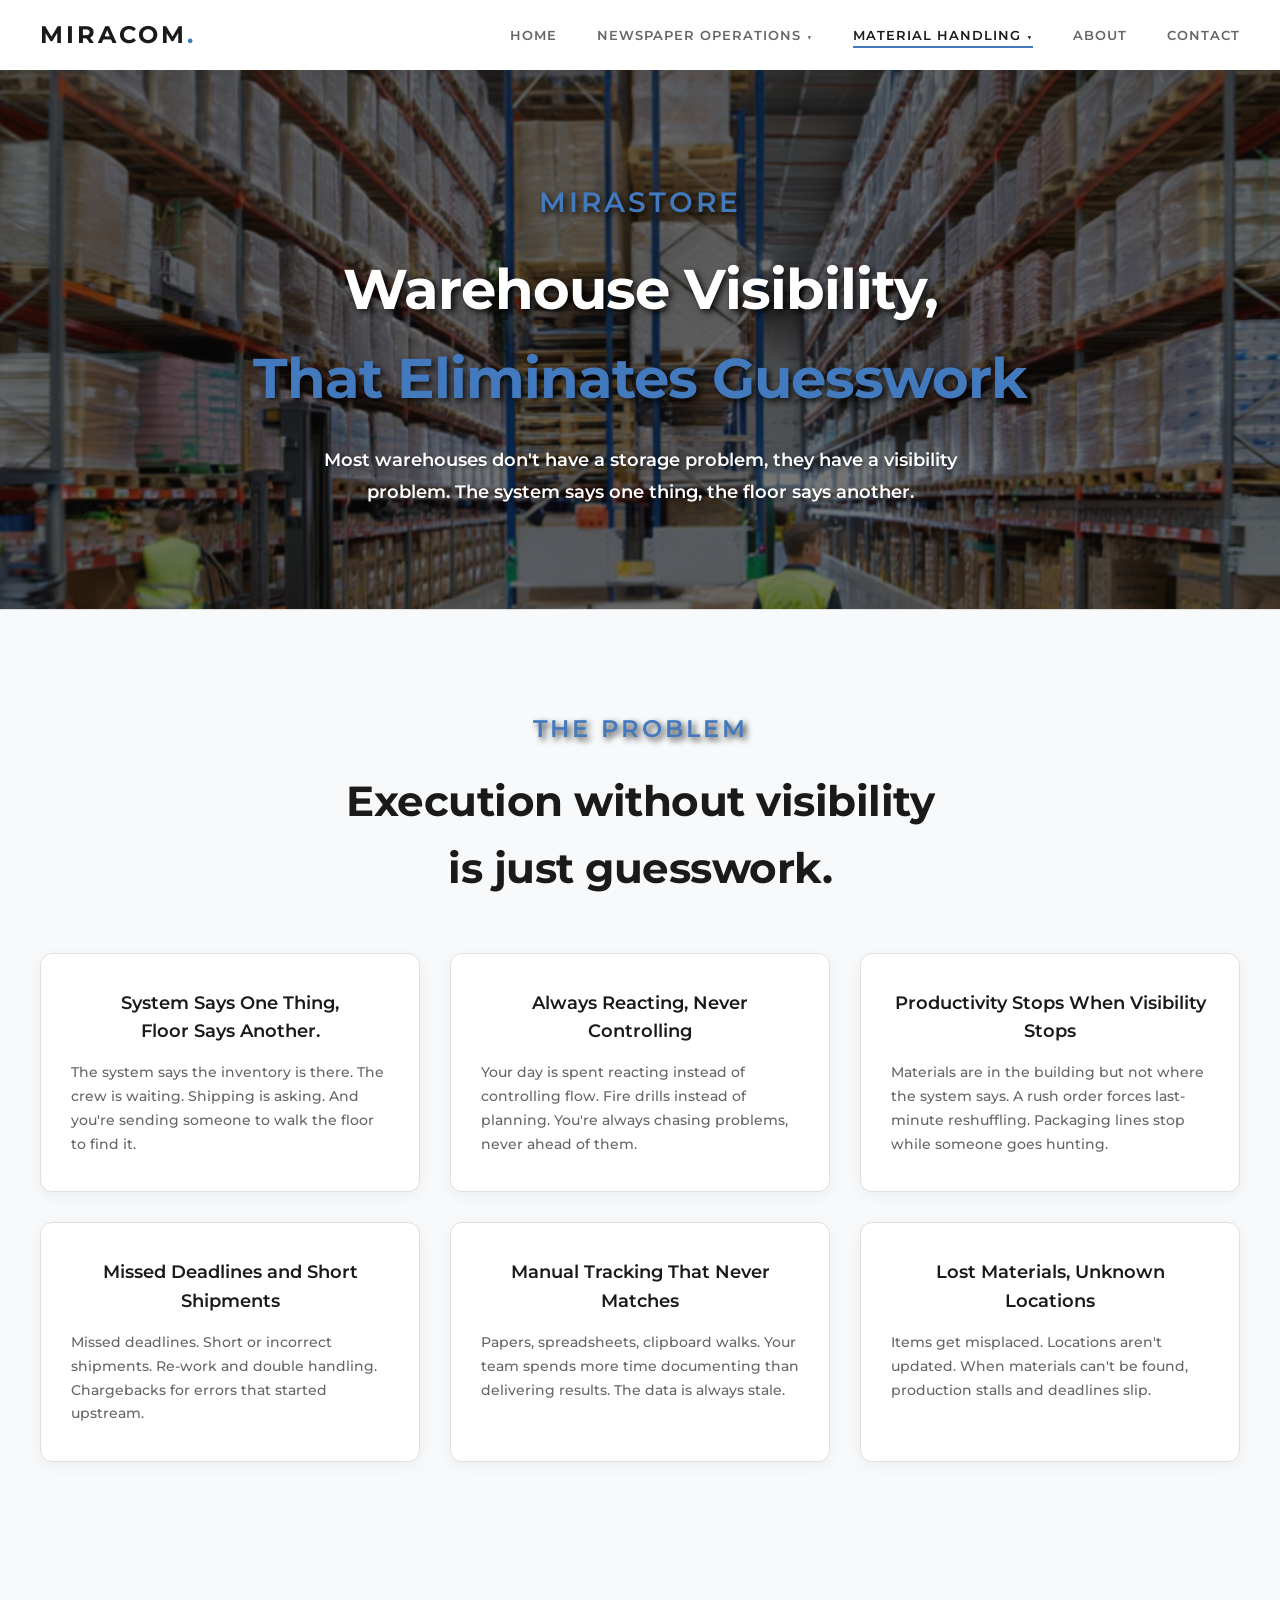
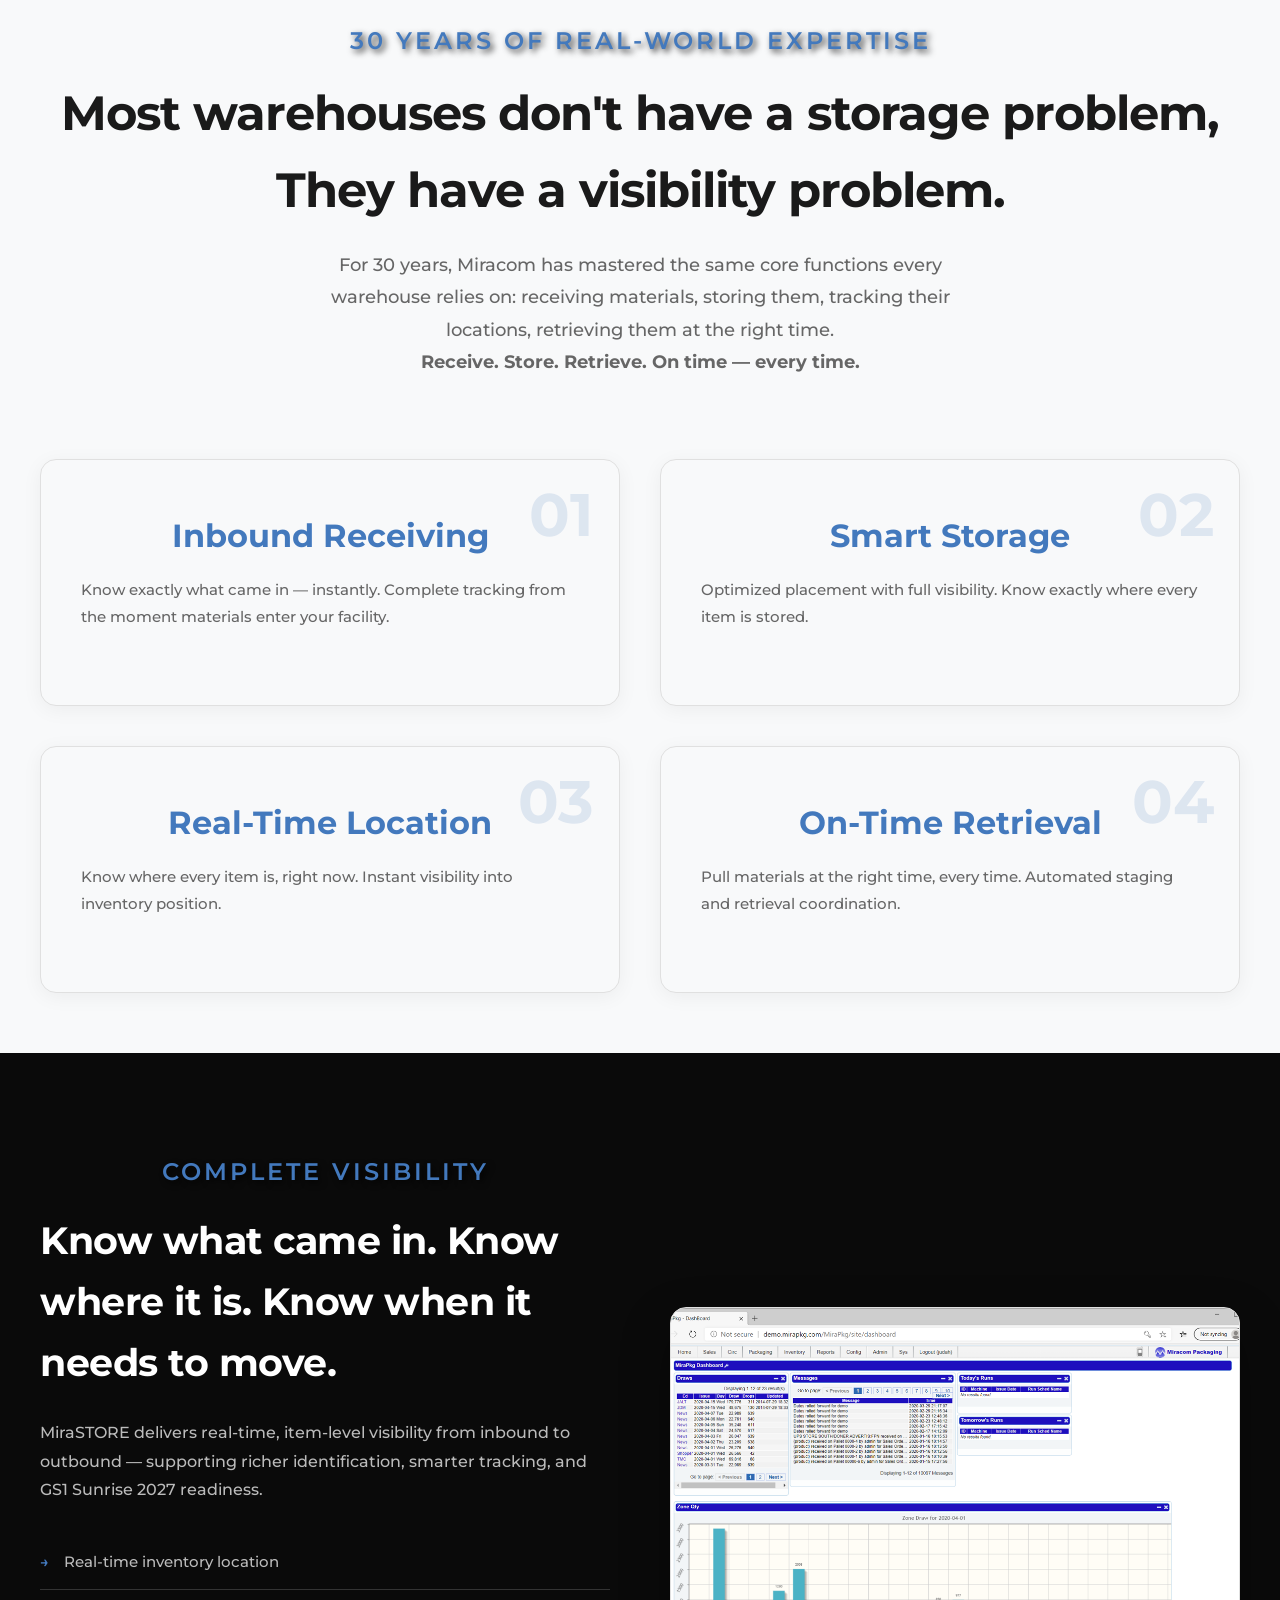
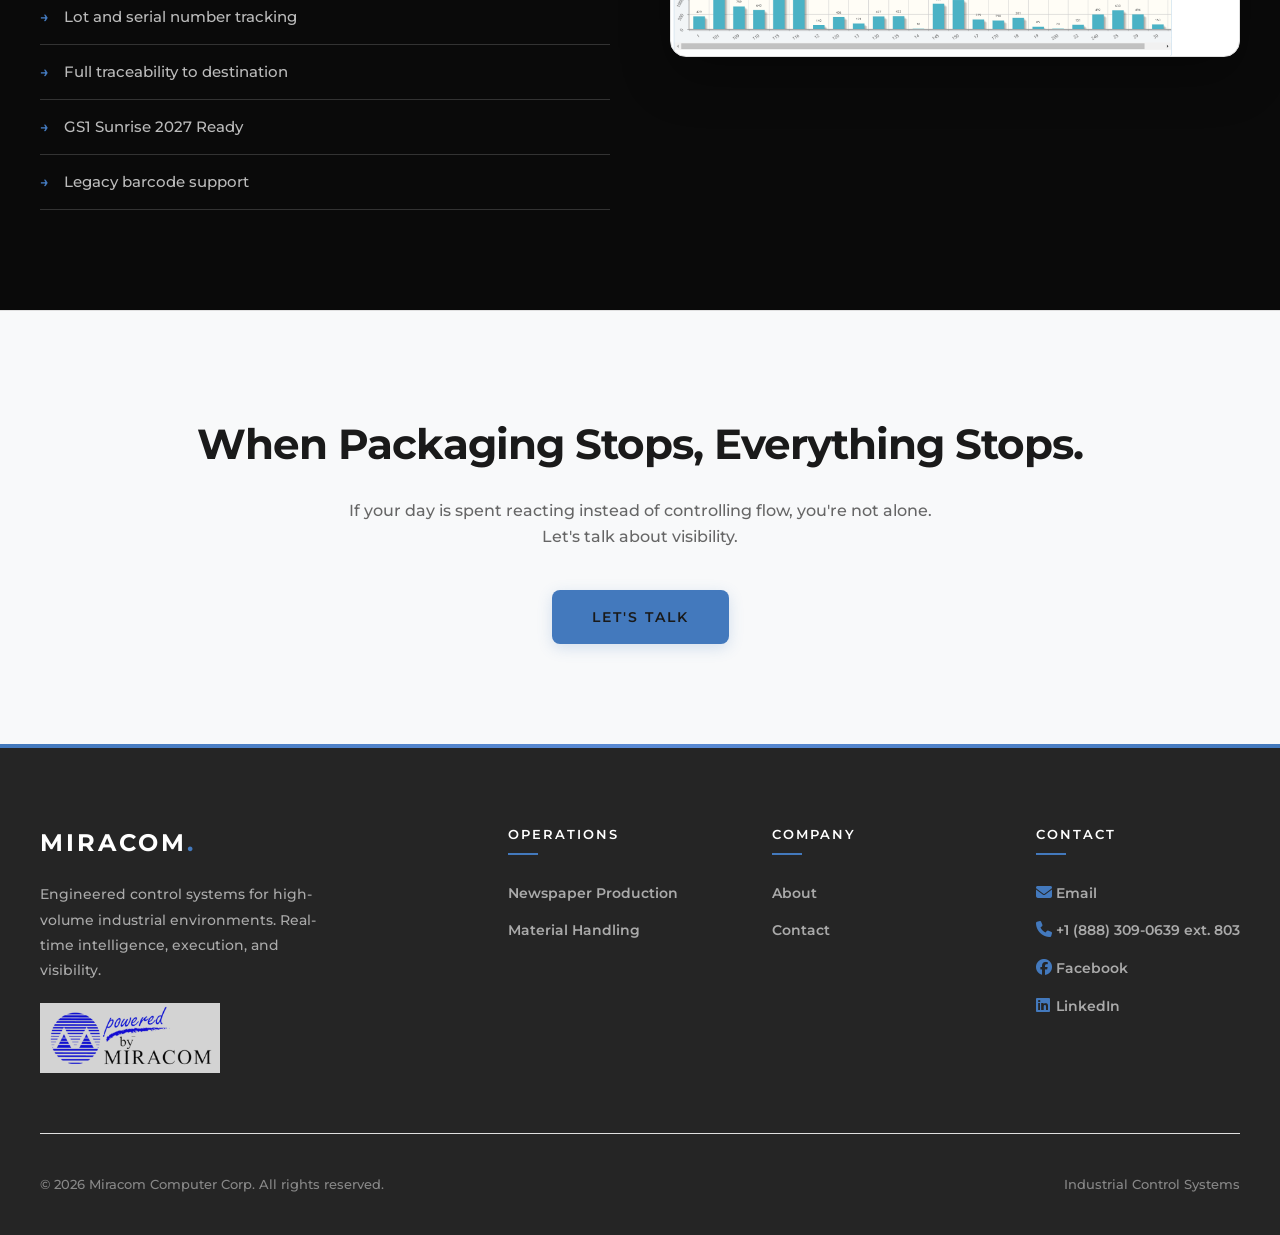
<file: mirastore.html>
<!doctype html>
<html lang="en">
  <head>
    <meta charset="UTF-8" />
    <meta name="viewport" content="width=device-width, initial-scale=1.0" />
    <title>MiraSTORE - Warehouse Control | Miracom Computer Corp.</title>
    <meta
      name="description"
      content="MiraSTORE warehouse visibility and control system. Real-time inventory tracking from inbound to outbound."
    />
    <meta property="og:type" content="website" />
    <meta property="og:url" content="https://www.miracomcomputer.com/mirastore.html" />
    <meta property="og:title" content="MiraSTORE - Warehouse Control | Miracom Computer Corp." />
    <meta property="og:description" content="MiraSTORE warehouse visibility and control system." />
    <meta property="og:image" content="https://www.miracomcomputer.com/images/miracom-logo-transparent.png" />
    <meta name="twitter:card" content="summary_large_image" />
    <meta name="twitter:title" content="MiraSTORE - Warehouse Control | Miracom Computer Corp." />
    <meta name="twitter:description" content="MiraSTORE warehouse visibility and control system." />
    <link rel="canonical" href="https://www.miracomcomputer.com/mirastore.html" />
    <link rel="preconnect" href="https://fonts.googleapis.com" />
    <link rel="preconnect" href="https://fonts.gstatic.com" crossorigin />
    <link
      href="https://fonts.googleapis.com/css2?family=Montserrat:wght@400;500;600;700&display=swap"
      rel="stylesheet"
    />
    <link
      rel="stylesheet"
      href="https://cdnjs.cloudflare.com/ajax/libs/font-awesome/6.4.0/css/all.min.css"
    />
    <link rel="stylesheet" href="styles.css" />
  </head>
  <body>
    <nav>
      <div class="nav-container">
        <a href="index.html" class="logo">MIRACOM<span>.</span></a>
        <ul class="nav-links">
          <li><a href="index.html">Home</a></li>
          <li class="has-dropdown">
            <a href="newspaper.html">Newspaper Operations</a>
            <ul class="dropdown-menu">
              <li>
                <a href="mirasert.html">Inserter Control</a>
              </li>
              <li><a href="miralabel.html">Inline Addressing</a></li>
              <li><a href="miralizer.html">Production Intelligence</a></li>
              <li><a href="mirapackage.html">Planning & Coordination</a></li>
            </ul>
          </li>
          <li class="has-dropdown">
            <a href="material-handling.html" class="active"
              >Material Handling</a
            >
            <ul class="dropdown-menu">
              <li><a href="mirastore.html">Inventory Control</a></li>
              <li><a href="miralabel-case.html">Case Coding</a></li>
              <li><a href="miradock.html">Package Monitoring</a></li>
              <li><a href="mirasort.html">Sortation System</a></li>
            </ul>
          </li>
          <li><a href="about.html">About</a></li>
          <li><a href="contact.html">Contact</a></li>
        </ul>
        <div class="nav-toggle">
          <span></span>
          <span></span>
          <span></span>
        </div>
      </div>
    </nav>

    <section class="page-header mirastore-header">
      <div class="container">
        <div class="section-title">MiraSTORE</div>
        <h1>
          Warehouse Visibility,<br /><span class="highlight"
            >That Eliminates Guesswork</span
          >
        </h1>
        <p class="page-subtitle">
          Most warehouses don't have a storage problem, they have a visibility
          problem. The system says one thing, the floor says another.
        </p>
      </div>
    </section>

    <section class="pain-section">
      <div class="container">
        <div class="section-title">The Problem</div>
        <h2>Execution without visibility <br />is just guesswork.</h2>
        <div class="pain-grid">
          <div class="pain-item">
            <h3>System Says One Thing, <br />Floor Says Another.</h3>
            <p>
              The system says the inventory is there. The crew is waiting.
              Shipping is asking. And you're sending someone to walk the floor
              to find it.
            </p>
          </div>
          <div class="pain-item">
            <h3>Always Reacting, Never Controlling</h3>
            <p>
              Your day is spent reacting instead of controlling flow. Fire
              drills instead of planning. You're always chasing problems, never
              ahead of them.
            </p>
          </div>
          <div class="pain-item">
            <h3>Productivity Stops When Visibility Stops</h3>
            <p>
              Materials are in the building but not where the system says. A
              rush order forces last-minute reshuffling. Packaging lines stop
              while someone goes hunting.
            </p>
          </div>
          <div class="pain-item">
            <h3>Missed Deadlines and Short Shipments</h3>
            <p>
              Missed deadlines. Short or incorrect shipments. Re-work and double
              handling. Chargebacks for errors that started upstream.
            </p>
          </div>
          <div class="pain-item">
            <h3>Manual Tracking That Never Matches</h3>
            <p>
              Papers, spreadsheets, clipboard walks. Your team spends more time
              documenting than delivering results. The data is always stale.
            </p>
          </div>
          <div class="pain-item">
            <h3>Lost Materials, Unknown Locations</h3>
            <p>
              Items get misplaced. Locations aren't updated. When
              materials can't be found, production stalls and deadlines slip.
            </p>
          </div>
        </div>
      </div>
    </section>

    <section class="pillars-section">
      <div class="container">
        <div class="pillars-header">
          <div class="section-title">30 Years of Real-World Expertise</div>
          <h2>
            Most warehouses don't have a storage problem, <br />They have a
            visibility problem.
          </h2>
          <p class="pillars-desc">
            For 30 years, Miracom has mastered the same core functions every
            warehouse relies on: receiving materials, storing them, tracking
            their locations, retrieving them at the right time.
          </p>
          <p class="pillars-tagline">
            Receive. Store. Retrieve. On time — every time.
          </p>
        </div>
        <div class="pillars-grid">
          <div class="pillar-card">
            <span class="pillar-number">01</span>
            <h3>Inbound Receiving</h3>
            <p>
              Know exactly what came in — instantly. Complete tracking from the
              moment materials enter your facility.
            </p>
          </div>
          <div class="pillar-card">
            <span class="pillar-number">02</span>
            <h3>Smart Storage</h3>
            <p>
              Optimized placement with full visibility. Know exactly where every
              item is stored.
            </p>
          </div>
          <div class="pillar-card">
            <span class="pillar-number">03</span>
            <h3>Real-Time Location</h3>
            <p>
              Know where every item is, right now. Instant visibility into
              inventory position.
            </p>
          </div>
          <div class="pillar-card">
            <span class="pillar-number">04</span>
            <h3>On-Time Retrieval</h3>
            <p>
              Pull materials at the right time, every time. Automated staging
              and retrieval coordination.
            </p>
          </div>
        </div>
      </div>
    </section>

    <section class="insight-section dark">
      <div class="container">
        <div class="insight-grid">
          <div class="insight-content">
            <div class="section-title">Complete Visibility</div>
            <h2>
              Know what came in. Know where it is. Know when it needs to move.
            </h2>
            <p>
              MiraSTORE delivers real-time, item-level visibility from inbound
              to outbound — supporting richer identification, smarter tracking,
              and GS1 Sunrise 2027 readiness.
            </p>
            <ul>
              <li>Real-time inventory location</li>
              <li>Lot and serial number tracking</li>
              <li>Full traceability to destination</li>
              <li>GS1 Sunrise 2027 Ready</li>
              <li>Legacy barcode support</li>
            </ul>
          </div>
          <div class="insight-visual mirastore-visual"></div>
        </div>
      </div>
    </section>

    <section class="cta-section">
      <div class="container">
        <h2>When Packaging Stops, Everything Stops.</h2>
        <p>
          If your day is spent reacting instead of controlling flow, you're not
          alone. Let's talk about visibility.
        </p>
        <div class="cta-buttons">
          <a href="contact.html" class="btn btn-primary">Let's Talk</a>
        </div>
      </div>
    </section>

    <footer>
      <div class="container">
        <div class="footer-grid">
          <div class="footer-brand">
            <a href="index.html" class="logo">MIRACOM<span>.</span></a>
            <p>
              Engineered control systems for high-volume industrial
              environments. Real-time intelligence, execution, and visibility.
            </p>
            <img
              src="images/miracom-logo-white.png"
              alt="Miracom"
              class="footer-logo"
              loading="lazy"
              width="180"
              height="60"
            />
          </div>
          <div class="footer-column">
            <h4>Operations</h4>
            <ul>
              <li><a href="newspaper.html">Newspaper Production</a></li>
              <li><a href="material-handling.html">Material Handling</a></li>
            </ul>
          </div>
          <div class="footer-column">
            <h4>Company</h4>
            <ul>
              <li><a href="about.html">About</a></li>
              <li><a href="contact.html">Contact</a></li>
            </ul>
          </div>
          <div class="footer-column">
            <h4>Contact</h4>
            <ul class="footer-contact-list">
              <li>
                <a href="mailto:sales@miracomcomputer.com">
                  <i class="fas fa-envelope"></i>
                  <span>Email</span>
                </a>
              </li>
              <li>
                <a href="tel:+18883090639">
                  <i class="fas fa-phone"></i>
                  <span>+1 (888) 309-0639 ext. 803</span>
                </a>
              </li>
              <li>
                <a
                  href="https://www.facebook.com/miracomcomputer"
                  target="_blank" rel="noopener noreferrer"
                >
                  <i class="fab fa-facebook"></i>
                  <span>Facebook</span>
                </a>
              </li>
              <li>
                <a
                  href="https://www.linkedin.com/company/miracom-computer/"
                  target="_blank" rel="noopener noreferrer"
                >
                  <i class="fab fa-linkedin"></i>
                  <span>LinkedIn</span>
                </a>
              </li>
            </ul>
          </div>
        </div>
        <div class="footer-bottom">
          <p>&copy; 2026 Miracom Computer Corp. All rights reserved.</p>
          <p>Industrial Control Systems</p>
        </div>
      </div>
    </footer>
    <script src="script.js"></script>
  </body>
</html>
</file>
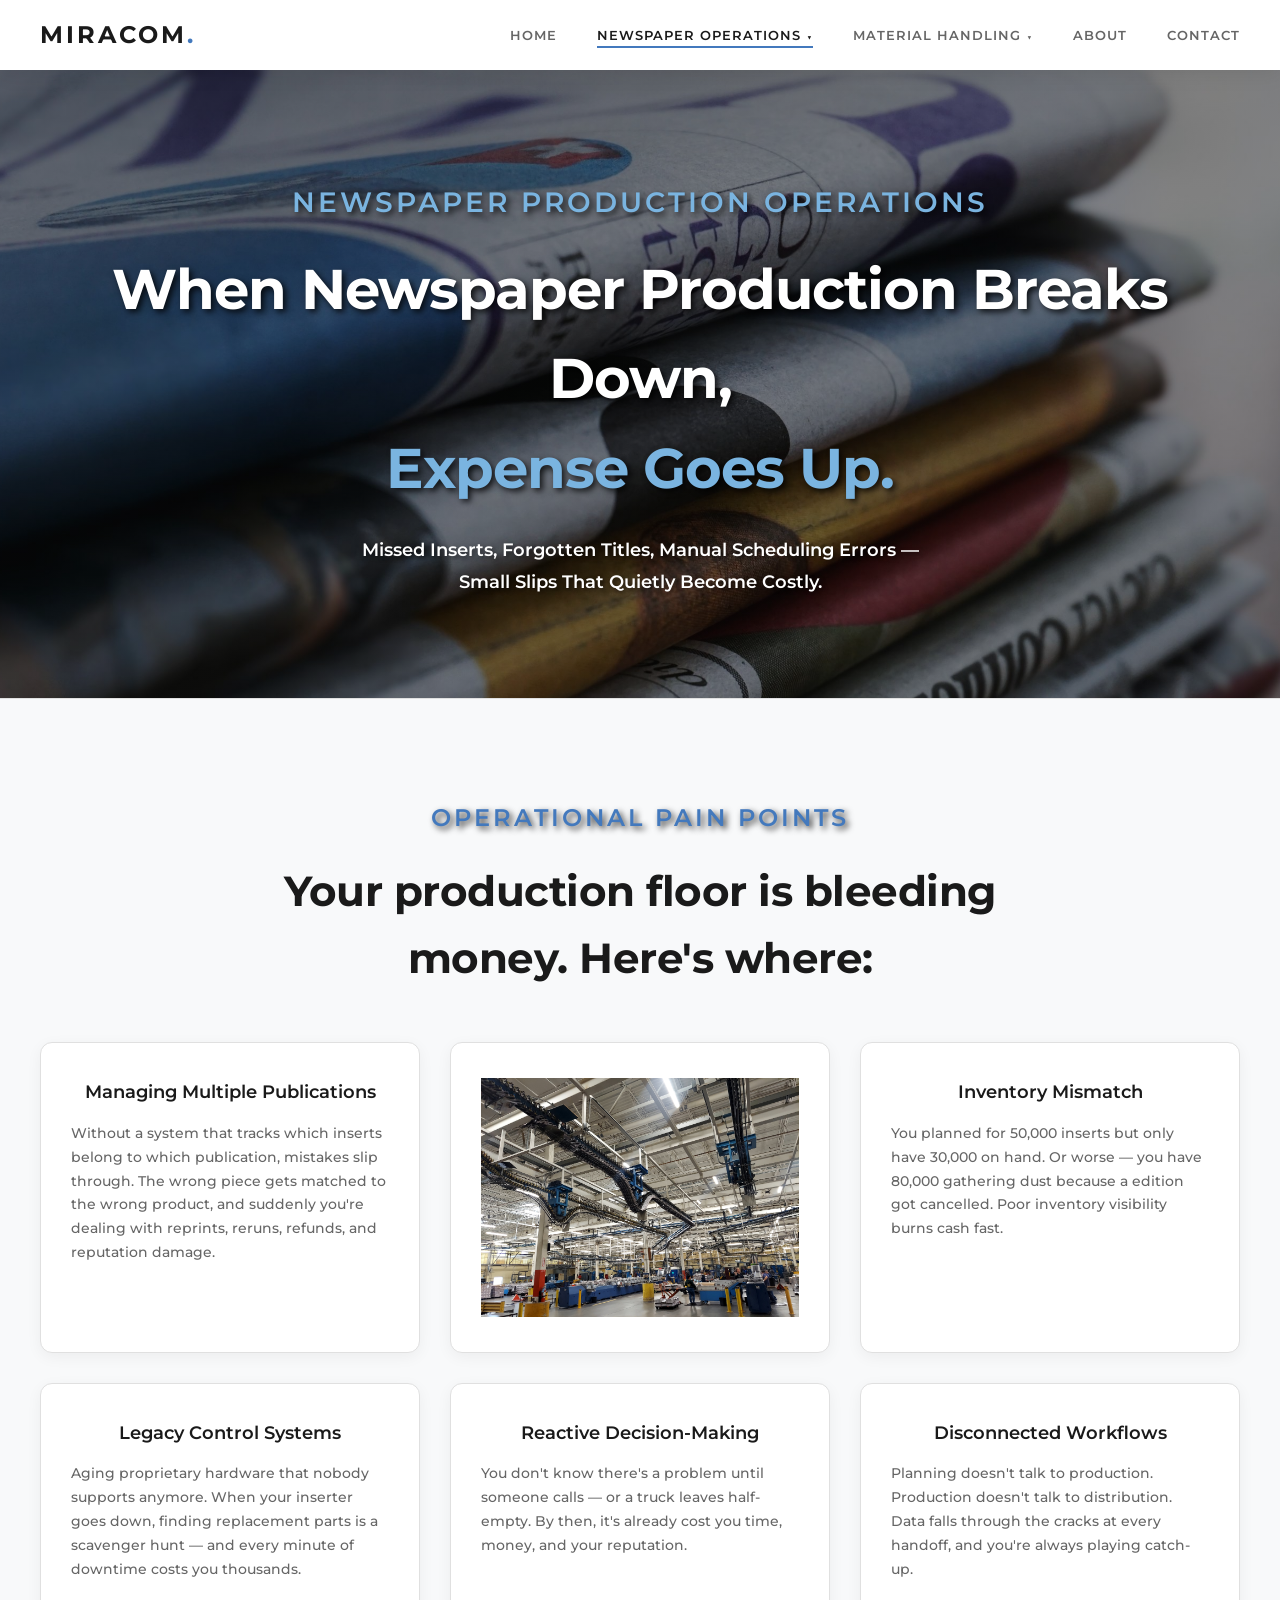
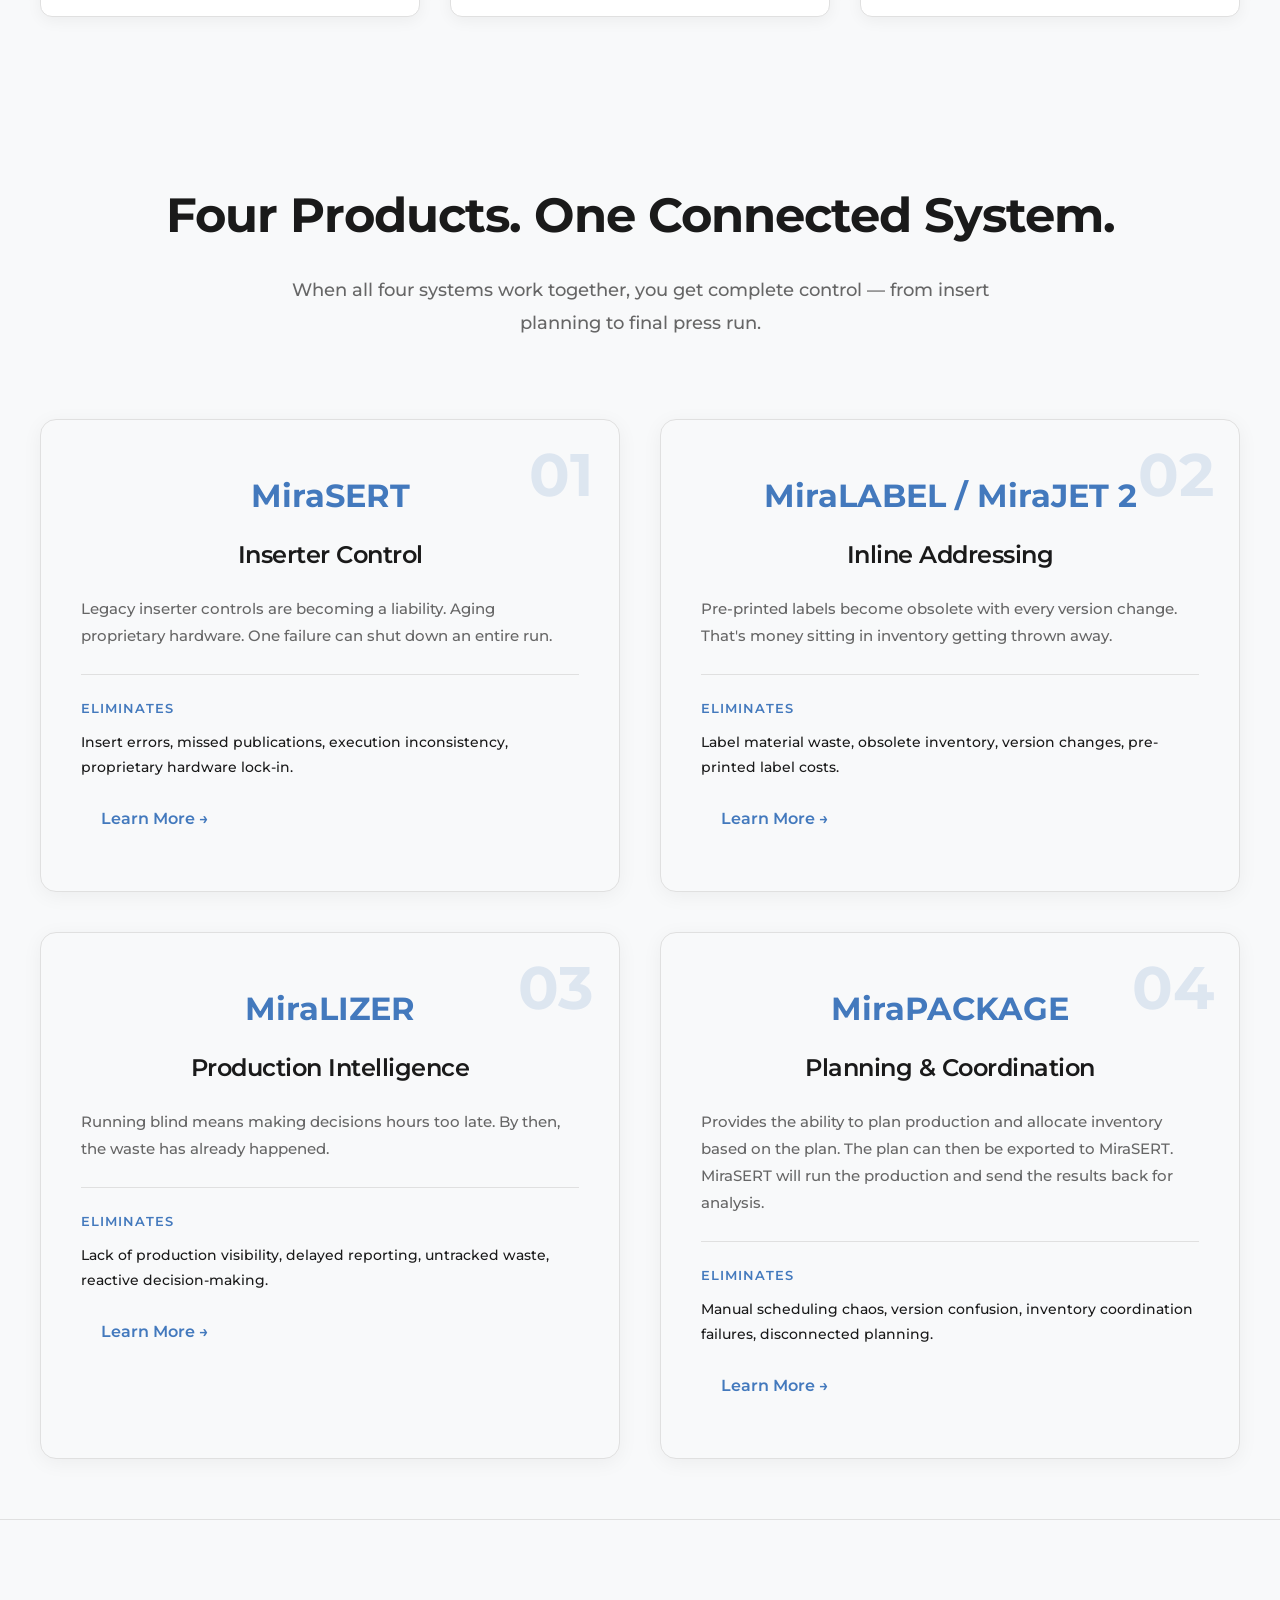
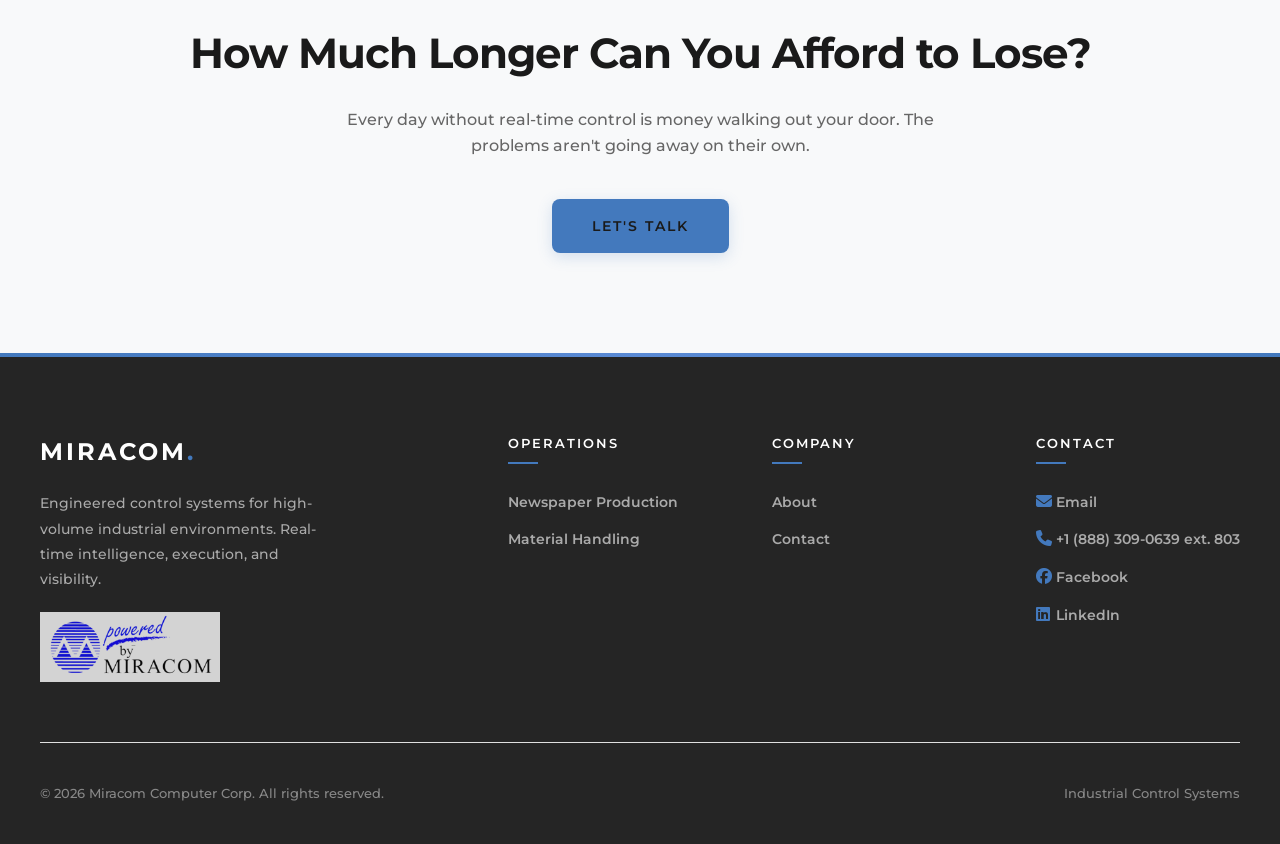
<file: newspaper.html>
<!doctype html>
<html lang="en">
  <head>
    <meta charset="UTF-8" />
    <meta name="viewport" content="width=device-width, initial-scale=1.0" />
    <title>Newspaper Production Operations | Miracom Computer Corp.</title>
    <meta
      name="description"
      content="Miracom provides automation solutions for newspaper production. MiraSERT, MiraPACKAGE, MiraLIZER, and MiraLABEL for inserter control and production intelligence."
    />
    <meta property="og:type" content="website" />
    <meta property="og:url" content="https://www.miracomcomputer.com/newspaper.html" />
    <meta property="og:title" content="Newspaper Production Operations | Miracom Computer Corp." />
    <meta
      property="og:description"
      content="Miracom provides automation solutions for newspaper production. MiraSERT, MiraPACKAGE, MiraLIZER, and MiraLABEL for inserter control and production intelligence."
    />
    <meta
      property="og:image"
      content="https://www.miracomcomputer.com/images/miracom-logo-transparent.png"
    />
    <meta name="twitter:card" content="summary_large_image" />
    <meta name="twitter:title" content="Newspaper Production Operations | Miracom Computer Corp." />
    <meta name="twitter:description" content="Miracom provides automation solutions for newspaper production." />
    <link rel="canonical" href="https://www.miracomcomputer.com/newspaper.html" />
    <link rel="preconnect" href="https://fonts.googleapis.com" />
    <link rel="preconnect" href="https://fonts.gstatic.com" crossorigin />
    <link
      href="https://fonts.googleapis.com/css2?family=Montserrat:wght@400;500;600;700&display=swap"
      rel="stylesheet"
    />
    <link
      rel="stylesheet"
      href="https://cdnjs.cloudflare.com/ajax/libs/font-awesome/6.4.0/css/all.min.css"
    />
    <link rel="stylesheet" href="styles.css" />
  </head>
  <body>
    <nav>
      <div class="nav-container">
        <a href="index.html" class="logo">MIRACOM<span>.</span></a>
        <ul class="nav-links">
          <li><a href="index.html">Home</a></li>
          <li class="has-dropdown">
            <a href="newspaper.html" class="active">Newspaper Operations</a>
              <ul class="dropdown-menu">
              <li><a href="mirasert.html">Inserter Control</a></li>
              <li><a href="miralabel.html">Inline Addressing</a></li>
              <li><a href="miralizer.html">Production Intelligence</a></li>
              <li><a href="mirapackage.html">Planning & Coordination</a></li>
            </ul>
          </li>
          <li class="has-dropdown">
            <a href="material-handling.html">Material Handling</a>
            <ul class="dropdown-menu">
              <li><a href="mirastore.html">Inventory Control</a></li>
              <li><a href="miralabel-case.html">Case Coding</a></li>
              <li><a href="miradock.html">Package Monitoring</a></li>
              <li><a href="mirasort.html">Sortation System</a></li>
            </ul>
          </li>
          <li><a href="about.html">About</a></li>
          <li><a href="contact.html">Contact</a></li>
        </ul>
        <div class="nav-toggle">
          <span></span>
          <span></span>
          <span></span>
        </div>
      </div>
    </nav>

    <section class="page-header newspaper-header">
      <div class="container">
        <div class="section-title">Newspaper Production Operations</div>
        <h1>
          When Newspaper Production Breaks Down,<br /><span class="highlight"
            >Expense Goes Up.</span
          >
        </h1>
        <p class="page-subtitle">
          Missed Inserts, Forgotten Titles, Manual Scheduling Errors —
          <br />Small Slips That Quietly Become Costly.
        </p>
      </div>
    </section>

    <section class="pain-section">
      <div class="container">
        <div class="section-title">Operational Pain Points</div>
        <h2>Your production floor is bleeding money. Here's where:</h2>
        <div class="pain-grid">
          <div class="pain-item">
            <h3>Managing Multiple Publications</h3>
            <p>
              Without a system that tracks which inserts belong to which
              publication, mistakes slip through. The wrong piece gets matched to
              the wrong product, and suddenly you're dealing with reprints,
              reruns, refunds, and reputation damage.
            </p>
          </div>
          <div class="pain-item pain-item-image">
            <img
              src="images/20240829_162802.jpg"
              alt="Insert Variants"
            />
          </div>
          <div class="pain-item">
            <h3>Inventory Mismatch</h3>
            <p>
              You planned for 50,000 inserts but only have 30,000 on hand.
              Or worse — you have 80,000 gathering dust because a edition got
              cancelled. Poor inventory visibility burns cash fast.
            </p>
          </div>
          <div class="pain-item">
            <h3>Legacy Control Systems</h3>
            <p>
              Aging proprietary hardware that nobody supports anymore. When
              your inserter goes down, finding replacement parts is a scavenger
              hunt — and every minute of downtime costs you thousands.
            </p>
          </div>
          <div class="pain-item">
            <h3>Reactive Decision-Making</h3>
            <p>
              You don't know there's a problem until someone calls — or a
              truck leaves half-empty. By then, it's already cost you time,
              money, and your reputation.
            </p>
          </div>
          <div class="pain-item">
            <h3>Disconnected Workflows</h3>
            <p>
              Planning doesn't talk to production. Production doesn't talk to
              distribution. Data falls through the cracks at every handoff,
              and you're always playing catch-up.
            </p>
          </div>
        </div>
      </div>
    </section>

    <section class="pillars-section">
      <div class="container">
        <div class="pillars-header">
          <h2>Four Products. One Connected System.</h2>
          <p>
            When all four systems work together, you get complete control — from
            insert planning to final press run.
          </p>
        </div>
        <div class="pillars-grid">
          <div class="pillar-card">
            <span class="pillar-number">01</span>
            <h3>MiraSERT</h3>
            <h4>Inserter Control</h4>
            <p>
              Legacy inserter controls are becoming a liability. Aging
              proprietary hardware. One failure can shut down an entire run.
            </p>
            <div class="pain-solved">
              <span>Eliminates</span>
              <p>
                Insert errors, missed publications, execution inconsistency,
                proprietary hardware lock-in.
              </p>
            </div>
            <a href="mirasert.html" class="learn-more">Learn More →</a>
          </div>
          <div class="pillar-card">
            <span class="pillar-number">02</span>
            <h3>MiraLABEL / MiraJET 2</h3>
            <h4>Inline Addressing</h4>
            <p>
              Pre-printed labels become obsolete with every version change.
              That's money sitting in inventory getting thrown away.
            </p>
            <div class="pain-solved">
              <span>Eliminates</span>
              <p>
                Label material waste, obsolete inventory, version changes,
                pre-printed label costs.
              </p>
            </div>
            <a href="miralabel.html" class="learn-more">Learn More →</a>
          </div>
          <div class="pillar-card">
            <span class="pillar-number">03</span>
            <h3>MiraLIZER</h3>
            <h4>Production Intelligence</h4>
            <p>
              Running blind means making decisions hours too late. By then, the
              waste has already happened.
            </p>
            <div class="pain-solved">
              <span>Eliminates</span>
              <p>
                Lack of production visibility, delayed reporting, untracked
                waste, reactive decision-making.
              </p>
            </div>
            <a href="miralizer.html" class="learn-more">Learn More →</a>
          </div>
          <div class="pillar-card">
            <span class="pillar-number">04</span>
            <h3>MiraPACKAGE</h3>
            <h4>Planning & Coordination</h4>
            <p>
              Provides the ability to plan production and allocate inventory based
              on the plan. The plan can then be exported to MiraSERT. MiraSERT
              will run the production and send the results back for analysis.
            </p>
            <div class="pain-solved">
              <span>Eliminates</span>
              <p>
                Manual scheduling chaos, version confusion, inventory
                coordination failures, disconnected planning.
              </p>
            </div>
            <a href="mirapackage.html" class="learn-more">Learn More →</a>
          </div>
        </div>
      </div>
    </section>

    <section class="cta-section">
      <div class="container">
        <h2>How Much Longer Can You Afford to Lose?</h2>
        <p>
          Every day without real-time control is money walking out your door.
          The problems aren't going away on their own.
        </p>
        <div class="cta-buttons">
          <a href="contact.html" class="btn btn-primary">Let's Talk</a>
        </div>
      </div>
    </section>

    <footer>
      <div class="container">
        <div class="footer-grid">
          <div class="footer-brand">
            <a href="index.html" class="logo">MIRACOM<span>.</span></a>
            <p>
              Engineered control systems for high-volume industrial
              environments. Real-time intelligence, execution, and visibility.
            </p>
            <img
              src="images/miracom-logo-white.png"
              alt="Miracom"
              class="footer-logo"
              loading="lazy"
              width="180"
              height="60"
            />
          </div>
          <div class="footer-column">
            <h4>Operations</h4>
            <ul>
              <li><a href="newspaper.html">Newspaper Production</a></li>
              <li><a href="material-handling.html">Material Handling</a></li>
            </ul>
          </div>
          <div class="footer-column">
            <h4>Company</h4>
            <ul>
              <li><a href="about.html">About</a></li>
              <li><a href="contact.html">Contact</a></li>
            </ul>
          </div>
          <div class="footer-column">
            <h4>Contact</h4>
            <ul class="footer-contact-list">
              <li>
                <a href="mailto:sales@miracomcomputer.com">
                  <i class="fas fa-envelope"></i>
                  <span>Email</span>
                </a>
              </li>
              <li>
                <a href="tel:+18883090639">
                  <i class="fas fa-phone"></i>
                  <span>+1 (888) 309-0639 ext. 803</span>
                </a>
              </li>
              <li>
                <a
                  href="https://www.facebook.com/miracomcomputer"
                  target="_blank" rel="noopener noreferrer"
                >
                  <i class="fab fa-facebook"></i>
                  <span>Facebook</span>
                </a>
              </li>
              <li>
                <a
                  href="https://www.linkedin.com/company/miracom-computer/"
                  target="_blank" rel="noopener noreferrer"
                >
                  <i class="fab fa-linkedin"></i>
                  <span>LinkedIn</span>
                </a>
              </li>
            </ul>
          </div>
        </div>
        <div class="footer-bottom">
          <p>&copy; 2026 Miracom Computer Corp. All rights reserved.</p>
          <p>Industrial Control Systems</p>
        </div>
      </div>
    </footer>
    <script src="script.js"></script>
  </body>
</html>
</file>
<file: styles.css>
* {
  margin: 0;
  padding: 0;
  box-sizing: border-box;
}

:root {
  --dark-bg: #0a0a0a;
  --dark-secondary: #1a1a1a;
  --dark-tertiary: #252525;
  --light-bg: #f8f9fa;
  --light-secondary: #ffffff;
  --accent-blue: #4379bd;
  --accent-blue-hover: #5a8ad4;
  --text-dark: #1a1a1a;
  --text-light: #ffffff;
  --text-gray: #666666;
  --border-dark: #e0e0e0;
  --border-light: #bbbbbb;
}

html {
  scroll-behavior: smooth;
}

body {
  font-family: "Montserrat", "Segoe UI", "Helvetica Neue", Arial, sans-serif;
  line-height: 1.6;
  color: var(--text-dark);
  background: var(--light-bg);
  font-weight: 500;
}

a {
  text-decoration: none;
  color: inherit;
  transition: all 0.3s ease;
}

img {
  max-width: 100%;
  height: auto;
  display: block;
}

.container {
  max-width: 1400px;
  margin: 0 auto;
  padding: 0 40px;
  width: 100%;
}

.btn {
  display: inline-block;
  padding: 16px 40px;
  font-size: 14px;
  font-weight: 600;
  text-transform: uppercase;
  letter-spacing: 2px;
  border: none;
  cursor: pointer;
  transition: all 0.3s ease;
  min-height: 44px;
  display: flex;
  align-items: center;
  justify-content: center;
  border-radius: 8px;
  box-shadow: 0 4px 15px rgba(67, 121, 189, 0.2);
}

.btn-primary {
  background: var(--accent-blue);
  color: var(--text-dark);
}

.btn-primary:hover {
  background: var(--accent-blue-hover);
  transform: translateY(-3px);
  box-shadow: 0 8px 25px rgba(67, 121, 189, 0.3);
}

.btn-secondary {
  background: transparent;
  color: var(--text-dark);
  border: 2px solid var(--accent-blue);
  box-shadow: none;
}

.btn-secondary:hover {
  background: var(--accent-blue);
  transform: translateY(-3px);
  box-shadow: 0 8px 25px rgba(67, 121, 189, 0.3);
}

.btn-light {
  background: var(--light-bg);
  color: var(--text-dark);
}

.btn-light:hover {
  background: var(--light-secondary);
  transform: translateY(-3px);
}

.btn-dark {
  background: var(--dark-tertiary);
  color: var(--text-light);
  border: 1px solid var(--border-dark);
}

.btn-dark:hover {
  background: var(--border-dark);
  color: var(--text-dark);
  transform: translateY(-3px);
}

.btn-outline-light {
  background: transparent;
  color: var(--text-light);
  border: 2px solid var(--text-light);
  box-shadow: none;
}

.btn-outline-light:hover {
  background: var(--text-light);
  color: var(--text-dark);
  transform: translateY(-3px);
}

/* Navigation */
nav {
  position: fixed;
  top: 0;
  left: 0;
  right: 0;
  z-index: 1000;
  background: var(--light-secondary);
  box-shadow: 0 4px 20px rgba(0, 0, 0, 0.08);
  backdrop-filter: blur(10px);
}

.nav-container {
  display: flex;
  justify-content: space-between;
  align-items: center;
  padding: 16px 40px;
  max-width: 1400px;
  margin: 0 auto;
}

.logo {
  font-size: 24px;
  font-weight: 700;
  letter-spacing: 3px;
  color: var(--text-dark);
}

.logo span {
  color: var(--accent-blue);
}

.nav-links {
  display: flex;
  gap: 40px;
  list-style: none;
}

.nav-links a {
  font-size: 13px;
  font-weight: 600;
  text-transform: uppercase;
  letter-spacing: 1px;
  color: var(--text-gray);
}

.nav-links a:hover,
.nav-links a.active {
  color: var(--text-dark);
}

.nav-links a.active {
  border-bottom: 2px solid var(--accent-blue);
  padding-bottom: 3px;
}

.nav-toggle {
  display: none;
  flex-direction: column;
  gap: 5px;
  cursor: pointer;
}

.nav-toggle span {
  width: 25px;
  height: 2px;
  background: var(--text-dark);
}

/* Dropdown Menu */
.nav-links li {
  position: relative;
}

.nav-links li.has-dropdown > a::after {
  content: "▼";
  font-size: 8px;
  margin-left: 6px;
  display: inline-block;
  vertical-align: middle;
}

.dropdown-menu {
  position: absolute;
  top: 100%;
  left: 0;
  min-width: 250px;
  background: var(--light-secondary);
  border: 1px solid var(--border-dark);
  box-shadow: 0 20px 40px rgba(0, 0, 0, 0.15);
  opacity: 0;
  visibility: hidden;
  transform: translateY(10px);
  transition: all 0.3s ease;
  z-index: 100;
  list-style: none;
  padding: 10px 0;
  margin: 0;
  border-radius: 12px;
  overflow: hidden;
}

.dropdown-menu li {
  border-bottom: none;
}

.dropdown-menu li:last-child {
  border-bottom: none;
}

.dropdown-menu a {
  display: block;
  padding: 14px 20px;
  font-size: 13px !important;
  color: #1a1a1a !important;
  white-space: nowrap;
  min-height: 44px;
  display: flex;
  align-items: center;
  transition: all 0.3s ease;
}

.dropdown-menu a:hover {
  background: var(--accent-blue);
  color: #ffffff !important;
  padding-left: 25px;
}

.nav-links li.has-dropdown:hover .dropdown-menu {
  opacity: 1;
  visibility: visible;
  transform: translateY(0);
}

/* Hero Section */
.hero {
  min-height: 100vh;
  display: flex;
  align-items: center;
  justify-content: center;
  text-align: center;
  padding: 120px 40px 80px;
  background: linear-gradient(
    135deg,
    var(--light-secondary) 0%,
    var(--light-bg) 100%
  );
  position: relative;
  overflow: hidden;
}

.hero::before {
  content: "";
  position: absolute;
  top: 0;
  left: 0;
  right: 0;
  bottom: 0;
  background: repeating-linear-gradient(
    90deg,
    transparent,
    transparent 100px,
    rgba(67, 121, 189, 0.03) 100px,
    rgba(67, 121, 189, 0.03) 101px
  );
  pointer-events: none;
}

.hero-content {
  max-width: 900px;
  position: relative;
  z-index: 1;
}

.hero h1 {
  font-size: clamp(36px, 6vw, 72px);
  font-weight: 700;
  line-height: 1.1;
  margin-bottom: 30px;
  letter-spacing: -1px;
}

.hero-logo {
  max-width: 200px;
  height: auto;
  margin-bottom: 40px;
  display: block;
}

.hero h1 .highlight {
  color: var(--accent-blue);
}

.typed-text-wrapper {
  color: var(--accent-blue);
  display: inline-block;
}

.typed-text {
  display: inline;
}

.cursor {
  display: inline-block;
  color: var(--accent-blue);
  animation: blink 1s infinite;
  font-weight: 400;
}

@keyframes blink {
  0%,
  50% {
    opacity: 1;
  }
  51%,
  100% {
    opacity: 0;
  }
}

.page-header .highlight {
  color: var(--accent-blue);
}

.hero .subheadline {
  font-size: 18px;
  color: var(--text-gray);
  max-width: 600px;
  margin: 0 auto 50px;
  line-height: 1.8;
}

/* Pathway Sections */
.pathways {
  padding: 100px 0;
  background: var(--light-secondary);
}

.pathways .section-title {
  text-align: center;
  margin-bottom: 20px;
}

.pathways-grid {
  display: grid;
  grid-template-columns: repeat(2, 1fr);
  gap: 40px;
  margin-top: 60px;
}

.pathway-card {
  background: var(--light-bg);
  border: 1px solid var(--border-dark);
  padding: 50px 40px;
  position: relative;
  overflow: hidden;
  transition: all 0.4s ease;
  border-radius: 16px;
  box-shadow: 0 4px 20px rgba(0, 0, 0, 0.05);
  text-decoration: none;
  color: inherit;
  cursor: pointer;
  display: flex;
  flex-direction: column;
}

.pathway-card .cta-btn {
  margin-top: auto;
}

.pathway-card.pathway-newspaper {
  background-image: url("images/pexels-suzy-hazelwood-5010877-scaled.jpg");
  background-size: cover;
  background-position: center;
}

.pathway-card.pathway-newspaper::before {
  content: "";
  position: absolute;
  top: 0;
  left: 0;
  right: 0;
  bottom: 0;
  background: linear-gradient(180deg, rgba(10, 10, 10, 0.95) 0%, rgba(10, 10, 10, 0.9) 100%);
  z-index: 1;
}

.pathway-card.pathway-material::before {
  content: "";
  position: absolute;
  top: 0;
  left: 0;
  right: 0;
  bottom: 0;
  background: linear-gradient(180deg, rgba(10, 10, 10, 0.92) 0%, rgba(10, 10, 10, 0.85) 100%);
  z-index: 1;
}

.pathway-card.pathway-newspaper h2,
.pathway-card.pathway-newspaper p,
.pathway-card.pathway-newspaper .cta-btn {
  position: relative;
  z-index: 2;
}

.pathway-card.pathway-material {
  background-image: url("images/solutions-header.jpg");
  background-size: cover;
  background-position: center;
}

.pathway-card.pathway-material::before {
  content: "";
  position: absolute;
  top: 0;
  left: 0;
  right: 0;
  bottom: 0;
  background: linear-gradient(180deg, rgba(10, 10, 10, 0.85) 0%, rgba(10, 10, 10, 0.7) 100%);
  z-index: 1;
}

.pathway-card.pathway-material h2,
.pathway-card.pathway-material p,
.pathway-card.pathway-material .cta-btn {
  position: relative;
  z-index: 2;
}

.pathway-card::before {
  content: "";
  position: absolute;
  top: 0;
  left: 0;
  width: 100%;
  height: 5px;
  background: var(--accent-blue);
  transform: scaleX(0);
  transition: transform 0.4s ease;
}

.pathway-card:hover::before {
  transform: scaleX(1);
}

.pathway-card:hover {
  border-color: var(--accent-blue);
  transform: scale(1.02);
  box-shadow: 0 20px 40px rgba(67, 121, 189, 0.15);
}

.pathway-card h2 {
  font-size: 28px;
  font-weight: 700;
  margin-bottom: 20px;
  letter-spacing: -0.5px;
  color: var(--text-dark);
  text-align: center;
}

.pathway-card.pathway-newspaper h2,
.pathway-card.pathway-material h2 {
  color: #ffffff;
  text-shadow: 2px 2px 4px rgba(0, 0, 0, 0.5);
}

.pathway-card .pathway-subtext {
  font-size: 15px;
  color: var(--text-gray);
  margin-bottom: 40px;
  line-height: 1.8;
}

.pathway-card.pathway-newspaper .pathway-subtext,
.pathway-card.pathway-material .pathway-subtext {
  color: #dddddd;
  text-shadow: 1px 1px 3px rgba(0, 0, 0, 0.5);
}

.pathway-card .cta-btn {
  display: inline-block;
  padding: 10px 20px;
  font-size: 10px;
  font-weight: 600;
  text-transform: uppercase;
  letter-spacing: 2px;
  background: var(--accent-blue);
  border: 2px solid var(--accent-blue);
  color: #ffffff;
  cursor: pointer;
  transition: all 0.3s ease;
  border-radius: 8px;
  text-align: center;
}

.pathway-card .cta-btn:hover {
  background: var(--accent-blue-hover);
  transform: translateY(-2px);
  box-shadow: 0 8px 20px rgba(67, 121, 189, 0.3);
}

/* Page Header */
.page-header {
  padding: 180px 0 100px;
  background:
    linear-gradient(180deg, rgba(10, 10, 10, 0.9) 0%, var(--dark-bg) 100%),
    var(--dark-secondary);
  text-align: center;
  border-bottom: 1px solid var(--border-dark);
  color: var(--text-light);
}

.newspaper-header {
  background-image:
    linear-gradient(
      180deg,
      rgba(10, 10, 10, 0.5) 0%,
      rgba(10, 10, 10, 0.4) 100%
    ),
    url("images/pexels-suzy-hazelwood-5010877-scaled.jpg") !important;
  background-size: cover !important;
  background-position: center !important;
  background-attachment: fixed !important;
  background-repeat: no-repeat !important;
}

.page-header h1 {
  font-size: clamp(32px, 5vw, 56px);
  font-weight: 700;
  margin-bottom: 20px;
  letter-spacing: -1px;
  color: var(--text-light);
  text-shadow: 3px 3px 6px rgba(0, 0, 0, 0.8);
}

.page-header .page-subtitle {
  font-size: 18px;
  color: #ffffff;
  font-weight: 600;
  max-width: 700px;
  margin: 0 auto;
  line-height: 1.8;
  text-shadow: 3px 3px 6px rgba(0, 0, 0, 0.8);
}

.section-title {
  font-size: 24px;
  font-weight: 600;
  text-transform: uppercase;
  letter-spacing: 3px;
  color: var(--accent-blue);
  margin-bottom: 20px;
  text-align: center;
  text-shadow: 3px 3px 6px rgba(0, 0, 0, 0.8);
}

.page-header .highlight {
  color: var(--accent-blue);
}

.newspaper-header .highlight {
  color: #7ab4e0;
}

.newspaper-header .page-subtitle {
  color: #eeeeee;
  font-weight: 600;
}

.material-handling-header .highlight {
  color: #8ac0e6;
}

.material-handling-header .page-subtitle {
  color: #eeeeee;
  font-weight: 600;
}

.mirasert-header .highlight {
  color: #99c8f0;
}

.mirapackage-header .highlight {
  color: #99c8f0;
}

.mirapackage-header .page-subtitle {
  color: #eeeeee;
  font-weight: 600;
}

.mirasert-header .page-subtitle {
  color: #eeeeee;
  font-weight: 600;
}

.mirapackage-header {
  background-image:
    linear-gradient(
      180deg,
      rgba(10, 10, 10, 0.6) 0%,
      rgba(10, 10, 10, 0.5) 100%
    ),
    url("images/Untitled design.jpg") !important;
  background-size: 80% 80% !important;
  background-position: center top !important;
  background-attachment: fixed !important;
  background-repeat: repeat !important;
}

.mirapackage-header .section-title {
  color: #99c8f0;
}

.miralizer-header {
  background-image:
    linear-gradient(
      180deg,
      rgba(10, 10, 10, 0.6) 0%,
      rgba(10, 10, 10, 0.5) 100%
    ),
    url("images/20240829_161203.jpg") !important;
  background-size: cover !important;
  background-position: center top !important;
  background-attachment: fixed !important;
  background-repeat: no-repeat !important;
}

.miralizer-header .section-title {
  color: #99c8f0;
}

.miralizer-header .highlight {
  color: #99c8f0;
}

.miralizer-header .page-subtitle {
  color: #eeeeee;
  font-weight: 600;
}

.miralabel-header {
  background-image:
    linear-gradient(
      180deg,
      rgba(10, 10, 10, 0.6) 0%,
      rgba(10, 10, 10, 0.5) 100%
    ),
    url("images/2023-06-27 21.47.05.jpg") !important;
  background-size: cover !important;
  background-position: center top !important;
  background-attachment: fixed !important;
  background-repeat: no-repeat !important;
}

.miralabel-header .section-title {
  color: #99c8f0;
}

.miralabel-header .highlight {
  color: #99c8f0;
}

.miralabel-header .page-subtitle {
  color: #eeeeee;
  font-weight: 600;
}

.page-header .page-subtitle {
  font-size: 18px;
  color: #ffffff;
  font-weight: 600;
  max-width: 700px;
  margin: 0 auto;
  line-height: 1.8;
  text-shadow: 2px 2px 4px rgba(0, 0, 0, 0.5);
}

.material-handling-header {
  background-image:
    linear-gradient(
      180deg,
      rgba(10, 10, 10, 0.5) 0%,
      rgba(10, 10, 10, 0.4) 100%
    ),
    url("images/solutions-header.jpg") !important;
  background-size: cover !important;
  background-position: center !important;
  background-attachment: fixed !important;
  background-repeat: no-repeat !important;
}

.contact-header {
  background-image:
    linear-gradient(
      180deg,
      rgba(10, 10, 10, 0.6) 0%,
      rgba(10, 10, 10, 0.5) 100%
    ),
    url("images/Contact-header.jpg") !important;
  background-size: cover !important;
  background-position: center !important;
  background-attachment: fixed !important;
  background-repeat: no-repeat !important;
}

.contact-header .section-title {
  color: #99c8f0;
}

.contact-header .highlight {
  color: #99c8f0;
}

.contact-header .page-subtitle {
  color: #eeeeee;
  font-weight: 600;
}

.mirasert-header {
  background-image:
    linear-gradient(
      180deg,
      rgba(10, 10, 10, 0.6) 0%,
      rgba(10, 10, 10, 0.5) 100%
    ),
    url("images/Picture4.png") !important;
  background-size: cover !important;
  background-position: center top !important;
  background-attachment: fixed !important;
  background-repeat: no-repeat !important;
}

.mirastore-header {
  background-image:
    linear-gradient(
      180deg,
      rgba(10, 10, 10, 0.6) 0%,
      rgba(10, 10, 10, 0.5) 100%
    ),
    url("images/3.png") !important;
  background-size: cover !important;
  background-position: center top !important;
  background-attachment: fixed !important;
  background-repeat: no-repeat !important;
}

.miracoder-header {
  background-image:
    linear-gradient(
      180deg,
      rgba(10, 10, 10, 0.6) 0%,
      rgba(10, 10, 10, 0.5) 100%
    ),
    url("images/Conveyor - Photorealistic Side.png") !important;
  background-size: cover !important;
  background-position: bottom !important;
  background-attachment: fixed !important;
  background-repeat: no-repeat !important;
}

.miradock-header {
  background-image:
    linear-gradient(
      180deg,
      rgba(10, 10, 10, 0.6) 0%,
      rgba(10, 10, 10, 0.5) 100%
    ),
    url("images/161.jpg") !important;
  background-size: cover !important;
  background-position: center top !important;
  background-attachment: fixed !important;
  background-repeat: no-repeat !important;
}

.mirasort-header {
  background-image:
    linear-gradient(
      180deg,
      rgba(10, 10, 10, 0.6) 0%,
      rgba(10, 10, 10, 0.5) 100%
    ),
    url("images/boxes-conveyor-belt-warehouse_771335-51981.jpg") !important;
  background-size: cover !important;
  background-position: bottom !important;
  background-attachment: fixed !important;
  background-repeat: no-repeat !important;
}

/* Pain Points Section */
.pain-section {
  padding: 100px 0;
  background: var(--light-bg);
}

/* Default pain-item styles apply to all pages */
.pain-item {
  padding: 35px 30px;
  background: var(--light-secondary);
  border: 1px solid var(--border-dark);
  transition: all 0.3s ease;
  box-shadow: 0 4px 15px rgba(0, 0, 0, 0.05);
  border-radius: 12px;
}

.pain-item:hover {
  border-color: var(--accent-blue);
  transform: translateY(-5px);
  box-shadow: 0 15px 35px rgba(67, 121, 189, 0.15);
}

.pain-item h3 {
  font-size: 18px;
  font-weight: 600;
  margin-bottom: 15px;
  color: var(--text-dark);
  text-align: center;
}

.pain-item p {
  font-size: 14px;
  color: var(--text-gray);
  line-height: 1.7;
}

.pain-section.dark {
  background: var(--dark-bg);
  color: var(--text-light);
}

.pain-section.dark .pain-item {
  background: var(--dark-secondary);
  border-color: var(--dark-tertiary);
}

.pain-section.dark .pain-item h3 {
  color: var(--text-light);
}

.pain-section.dark .pain-item p {
  color: #bbbbbb;
}

.pain-section.dark h2 {
  color: var(--text-light);
}

.page-header .section-title {
  font-size: 28px;
  font-weight: 600;
  text-transform: uppercase;
  letter-spacing: 3px;
  color: var(--accent-blue);
  margin-bottom: 20px;
  text-align: center;
  text-shadow: 3px 3px 6px rgba(0, 0, 0, 0.8);
}

.newspaper-header .section-title {
  color: #7ab4e0;
}

.material-handling-header .section-title {
  color: #8ac0e6;
}

.mirasert-header .section-title {
  color: #99c8f0;
}

.mirapackage-header .section-title {
  color: #99c8f0;
}

.section-title.centered {
  text-align: center;
}

.pain-section h2 {
  font-size: clamp(28px, 4vw, 42px);
  font-weight: 700;
  margin-bottom: 30px;
  letter-spacing: -0.5px;
  max-width: 800px;
  color: var(--text-dark);
  text-align: center;
  margin-left: auto;
  margin-right: auto;
}

.pain-grid {
  display: grid;
  grid-template-columns: repeat(3, 1fr);
  gap: 30px;
  margin-top: 50px;
}

.pain-item {
  padding: 35px 30px;
  background: var(--light-secondary);
  border: 1px solid var(--border-dark);
  transition: all 0.3s ease;
  box-shadow: 0 4px 15px rgba(0, 0, 0, 0.05);
  border-radius: 12px;
}

.pain-item:hover {
  border-color: var(--accent-blue);
  transform: translateY(-5px);
  box-shadow: 0 15px 35px rgba(67, 121, 189, 0.15);
}

.pain-item h3 {
  font-size: 18px;
  font-weight: 600;
  margin-bottom: 15px;
  color: var(--text-dark);
  text-align: center;
}

.pain-item p {
  font-size: 14px;
  color: var(--text-gray);
  line-height: 1.7;
}

/* Four Pillars */
.pillars-section {
  padding: 60px 0;
}

.pillars-header {
  margin-bottom: 50px;
}

.pillars-header h2 {
  font-size: clamp(24px, 5vw, 32px);
}

.pillars-header p {
  font-size: 15px;
}

.pillars-section.dark {
  background: var(--dark-bg);
}

.pillars-section.dark .pillars-header h2 {
  color: var(--text-light);
}

.pillars-section.dark .pillars-header p {
  color: #bbbbbb;
}

.pillars-header {
  text-align: center;
  margin-bottom: 80px;
}

.pillars-header .section-title {
  display: block;
  margin-bottom: 15px;
}

.pillars-header h2 {
  font-size: clamp(32px, 5vw, 48px);
  font-weight: 700;
  margin-bottom: 20px;
  letter-spacing: -1px;
  color: var(--text-dark);
}

.pillars-header p {
  max-width: 700px;
  margin: 0 auto;
  color: var(--text-gray);
  font-size: 18px;
  line-height: 1.8;
}

.pillars-header p.small {
  font-size: 24px;
  font-weight: 700;
  color: var(--accent-blue);
}

.pillars-desc {
  max-width: 700px;
  margin: 0 auto 30px;
  color: var(--text-gray);
  font-size: 18px;
  line-height: 1.8;
}

.pillars-tagline {
  font-size: 24px;
  font-weight: 700;
  color: var(--accent-blue);
  margin-bottom: 50px;
}

.pillars-grid {
  display: grid;
  grid-template-columns: repeat(2, 1fr);
  gap: 40px;
  margin-top: 60px;
}

.pillars-grid-center {
  display: flex;
  justify-content: center;
}

.pillars-grid-center .pillar-card {
  max-width: 500px;
}

.pillar-card {
  background: var(--light-bg);
  border: 1px solid var(--border-dark);
  padding: 50px 40px;
  position: relative;
  transition: all 0.4s ease;
  box-shadow: 0 4px 20px rgba(0, 0, 0, 0.05);
  border-radius: 16px;
}

.pillar-card.placeholder-card {
  background: var(--light-secondary);
  border-style: dashed;
  opacity: 0.7;
}

.pillar-card.placeholder-card .learn-more {
  display: none;
}

.pillar-card:hover {
  border-color: var(--accent-blue);
  transform: translateY(-8px);
  box-shadow: 0 20px 40px rgba(67, 121, 189, 0.15);
}

.pillar-number {
  position: absolute;
  top: 25px;
  right: 25px;
  font-size: 60px;
  font-weight: 700;
  color: rgba(67, 121, 189, 0.15);
  line-height: 1;
}

.pillar-card h3 {
  font-size: 32px;
  font-weight: 700;
  margin-bottom: 15px;
  color: var(--accent-blue);
  text-align: center;
}

.pillar-card h4 {
  font-size: 24px;
  font-weight: 600;
  margin-bottom: 20px;
  letter-spacing: -0.5px;
  text-align: center;
}

.pillar-card p {
  font-size: 15px;
  color: var(--text-gray);
  line-height: 1.8;
  margin-bottom: 25px;
}

.pillar-card a {
  color: var(--accent-blue);
  font-weight: 600;
  display: inline-flex;
  align-items: center;
  gap: 8px;
  margin-top: 15px;
  padding: 10px 20px;
  border-radius: 6px;
  transition: all 0.3s ease;
}

.pillar-card a:hover {
  background: var(--accent-blue);
  color: #ffffff;
  text-decoration: none;
}

.learn-more {
  color: var(--accent-blue);
  font-weight: 600;
  display: inline-block;
  margin-top: 15px;
}

.learn-more:hover {
  text-decoration: underline;
}

.pillar-card .pain-solved {
  padding-top: 20px;
  border-top: 1px solid var(--border-dark);
}

.pillar-card .pain-solved span {
  font-size: 13px;
  font-weight: 600;
  text-transform: uppercase;
  letter-spacing: 1px;
  color: var(--accent-blue);
}

.pillar-card .pain-solved p {
  font-size: 14px;
  color: var(--text-dark);
  margin-top: 10px;
  margin-bottom: 0;
}

/* Insight Sections */
.insight-section {
  padding: 100px 0;
  background: var(--light-bg);
}

.insight-section.dark {
  background: var(--dark-bg);
  color: var(--text-light);
}

.insight-section.dark .section-title {
  color: var(--accent-blue);
}

.insight-section.dark h2 {
  color: var(--text-light);
}

.insight-section.dark p {
  color: #bbbbbb;
}

.insight-section.dark ul li {
  color: #bbbbbb;
  border-bottom-color: #333333;
}

.insight-grid {
  display: grid;
  grid-template-columns: repeat(2, 1fr);
  gap: 60px;
  align-items: center;
}

.insight-content h2 {
  font-size: clamp(28px, 4vw, 38px);
  font-weight: 700;
  margin-bottom: 25px;
  letter-spacing: -0.5px;
}

.insight-content p {
  font-size: 16px;
  color: var(--text-gray);
  line-height: 1.8;
  margin-bottom: 20px;
}

.insight-content ul {
  list-style: none;
  margin-top: 30px;
}

.insight-content ul li {
  padding: 15px 0;
  border-bottom: 1px solid var(--border-dark);
  font-size: 15px;
  color: var(--text-gray);
  display: flex;
  align-items: center;
  gap: 15px;
}

.insight-content ul li::before {
  content: "→";
  color: var(--accent-blue);
  font-weight: 600;
}

.insight-visual {
  background: var(--dark-tertiary);
  border: 1px solid var(--border-dark);
  height: 400px;
  display: flex;
  align-items: center;
  justify-content: center;
  position: relative;
  overflow: hidden;
  border-radius: 16px;
}

.insight-visual img {
  width: 100%;
  height: 100%;
  object-fit: cover;
  object-position: center;
}

.insight-visual::before {
  content: "";
  position: absolute;
  width: 200px;
  height: 200px;
  border: 2px solid var(--accent-blue);
  border-radius: 50%;
  opacity: 0.3;
  animation: pulse 3s infinite;
}

.insight-visual::after {
  content: "";
  position: absolute;
  width: 300px;
  height: 300px;
  border: 1px solid rgba(67, 121, 189, 0.2);
  transform: rotate(45deg);
  animation: rotate 10s linear infinite;
}

@keyframes pulse {
  0%, 100% { transform: scale(1); opacity: 0.3; }
  50% { transform: scale(1.1); opacity: 0.5; }
}

@keyframes rotate {
  from { transform: rotate(45deg); }
  to { transform: rotate(405deg); }
}

.mirasert-visual {
  background-image: url("images/MiraSert_screen2-768x430.jpg") !important;
  background-size: cover !important;
  background-position: center !important;
  background-repeat: no-repeat !important;
  border-radius: 16px;
  box-shadow: 0 20px 50px rgba(0, 0, 0, 0.3);
  width: 100% !important;
  height: 350px !important;
}

.mirasert-visual::before,
.mirasert-visual::after {
  display: none !important;
}

.mirastore-visual {
  background-image: url("images/Picture2.png") !important;
  background-size: cover !important;
  background-position: center !important;
  background-repeat: no-repeat !important;
  border-radius: 16px;
  box-shadow: 0 20px 50px rgba(0, 0, 0, 0.3);
  width: 100% !important;
  height: 350px !important;
}

.mirastore-visual::before,
.mirastore-visual::after {
  display: none !important;
}

.miracoder-visual {
  background-image: url("images/Conveyor - Macro Print Moment.png") !important;
  background-size: cover !important;
  background-position: bottom !important;
  background-repeat: no-repeat !important;
  border-radius: 16px;
  box-shadow: 0 20px 50px rgba(0, 0, 0, 0.3);
  width: 100% !important;
  height: 350px !important;
}

.miracoder-visual::before,
.miracoder-visual::after {
  display: none !important;
}

.miradock-visual {
  background-image: url("images/161.jpg") !important;
  background-size: cover !important;
  background-position: bottom !important;
  background-repeat: no-repeat !important;
  border-radius: 16px;
  box-shadow: 0 20px 50px rgba(0, 0, 0, 0.3);
  width: 100% !important;
  height: 350px !important;
}

.miradock-visual::before,
.miradock-visual::after {
  display: none !important;
}

.mirasort-visual {
  background-image: url("images/boxes-conveyor-belt-warehouse_771335-51981.jpg") !important;
  background-size: cover !important;
  background-position: bottom !important;
  background-repeat: no-repeat !important;
  border-radius: 16px;
  box-shadow: 0 20px 50px rgba(0, 0, 0, 0.3);
  width: 100% !important;
  height: 350px !important;
}

.mirasort-visual::before,
.mirasort-visual::after {
  display: none !important;
}

.miralizer-visual {
  background-image: url("images/20240829_161039.jpg") !important;
  background-size: cover !important;
  background-position: center top !important;
  background-repeat: no-repeat !important;
  border-radius: 16px;
  box-shadow: 0 20px 50px rgba(0, 0, 0, 0.3);
  width: 100% !important;
  height: 350px !important;
}

.miralizer-visual::before,
.miralizer-visual::after {
  display: none !important;
}

.miralabel-visual {
  background-image: url("images/2023-06-27 21.48.19.jpg") !important;
  background-size: cover !important;
  background-position: center !important;
  background-repeat: no-repeat !important;
  border-radius: 16px;
  box-shadow: 0 20px 50px rgba(0, 0, 0, 0.3);
  width: 100% !important;
  height: 350px !important;
  object-fit: cover;
}

.miralabel-visual video {
  width: 100%;
  height: 100%;
  object-fit: cover;
  border-radius: 16px;
}

.miralabel-visual::before,
.miralabel-visual::after {
  display: none !important;
}

/* CTA Section */
.cta-section {
  padding: 100px 0;
  background: var(--light-bg);
  text-align: center;
  border-top: 1px solid var(--border-dark);
}

.cta-section.dark {
  background: var(--dark-bg);
  color: var(--text-light);
}

.cta-section.dark h2 {
  color: var(--text-light);
}

.cta-section.dark p {
  color: #bbbbbb;
}

.cta-section h2 {
  font-size: clamp(28px, 4vw, 42px);
  font-weight: 700;
  margin-bottom: 20px;
  letter-spacing: -1px;
  color: var(--text-dark);
}

.cta-section p {
  font-size: 16px;
  color: var(--text-gray);
  margin-bottom: 40px;
  max-width: 600px;
  margin-left: auto;
  margin-right: auto;
}

.cta-buttons {
  display: flex;
  gap: 20px;
  justify-content: center;
}

/* Products Page */
.products-section {
  padding: 100px 0;
  background: var(--dark-bg);
  color: var(--text-light);
}

.products-section .section-title {
  color: var(--accent-blue);
}

.products-section.dark {
  background: var(--dark-secondary);
}

.products-grid {
  display: grid;
  grid-template-columns: repeat(3, 1fr);
  gap: 30px;
  margin-top: 50px;
}

.product-card {
  background: var(--dark-tertiary);
  border: 1px solid var(--border-dark);
  padding: 40px;
  transition: all 0.4s ease;
  position: relative;
  border-radius: 16px;
  overflow: hidden;
}

.product-card::before {
  content: "";
  position: absolute;
  top: 0;
  left: 0;
  right: 0;
  height: 4px;
  background: linear-gradient(90deg, var(--accent-blue), var(--accent-blue-hover));
  transform: scaleX(0);
  transition: transform 0.4s ease;
}

.product-card:hover::before {
  transform: scaleX(1);
}

.product-card:hover {
  border-color: var(--accent-blue);
  transform: translateY(-8px);
  box-shadow: 0 20px 40px rgba(0, 0, 0, 0.3);
}

.product-card h3 {
  font-size: 22px;
  font-weight: 700;
  margin-bottom: 10px;
  letter-spacing: -0.5px;
  color: var(--text-light);
  text-align: center;
}

.product-card .product-type {
  font-size: 12px;
  font-weight: 600;
  text-transform: uppercase;
  letter-spacing: 2px;
  color: var(--accent-blue);
  margin-bottom: 20px;
}

.product-card p {
  font-size: 14px;
  color: #bbbbbb;
  line-height: 1.7;
  margin-bottom: 25px;
}

.product-card a {
  font-size: 13px;
  font-weight: 600;
  text-transform: uppercase;
  letter-spacing: 1px;
  color: var(--accent-blue);
  display: inline-flex;
  align-items: center;
  gap: 8px;
}

.product-card a:hover {
  gap: 15px;
  text-decoration: underline;
}

/* About Page */
.about-hero {
  padding: 180px 0 100px;
  background: var(--dark-secondary);
  border-bottom: 1px solid var(--border-dark);
  color: var(--text-light);
}

.about-grid {
  display: grid;
  grid-template-columns: 1fr 1fr;
  gap: 80px;
  align-items: center;
}

.about-content h1 {
  font-size: clamp(32px, 5vw, 48px);
  font-weight: 700;
  margin-bottom: 30px;
  letter-spacing: -1px;
  color: var(--text-light);
}

.about-content p {
  font-size: 16px;
  color: #bbbbbb;
  line-height: 1.8;
  margin-bottom: 20px;
}

.about-visual {
  background: var(--dark-tertiary);
  border: 1px solid var(--border-dark);
  height: 500px;
  display: flex;
  align-items: center;
  justify-content: center;
  border-radius: 16px;
  box-shadow: 0 20px 50px rgba(0, 0, 0, 0.2);
  overflow: hidden;
}

.about-visual img {
  width: 100%;
  height: 100%;
  object-fit: cover;
  object-position: center;
}

.about-stats {
  padding: 80px 0;
  background: var(--dark-bg);
  color: var(--text-light);
}

.stats-grid {
  display: grid;
  grid-template-columns: repeat(4, 1fr);
  gap: 40px;
  text-align: center;
}

.stat-item h3 {
  font-size: 48px;
  font-weight: 700;
  color: var(--accent-blue);
  margin-bottom: 10px;
}

.stat-item p {
  font-size: 14px;
  color: #aaaaaa;
  text-transform: uppercase;
  letter-spacing: 2px;
}

/* Contact Page */
.contact-section {
  padding: 100px 0;
  background: var(--light-bg);
  color: var(--text-dark);
}

.contact-grid {
  display: grid;
  grid-template-columns: 1fr 1fr;
  gap: 80px;
}

.contact-info h2 {
  font-size: 32px;
  font-weight: 700;
  margin-bottom: 30px;
  letter-spacing: -0.5px;
  color: var(--text-dark);
}

.contact-info.white-bg h2 {
  color: var(--text-dark);
}

.contact-info.white-bg p {
  color: var(--text-gray);
}

.contact-info.white-bg .contact-details li {
  border-bottom-color: var(--border-dark);
}

.contact-info.white-bg .contact-details li p {
  color: var(--text-dark);
}

.contact-info.white-bg .contact-details li p a {
  color: var(--accent-blue);
}

.contact-info.white-bg .contact-details li div span {
  color: var(--accent-blue);
}

.contact-info p {
  font-size: 16px;
  color: #bbbbbb;
  line-height: 1.8;
  margin-bottom: 40px;
}

.contact-details {
  list-style: none;
}

.contact-details li {
  padding: 20px 0;
  border-bottom: 1px solid var(--border-dark);
  display: flex;
  gap: 20px;
  align-items: flex-start;
  transition: all 0.3s ease;
}

.contact-details li:hover {
  padding-left: 10px;
}

.contact-details li i {
  font-size: 24px;
  color: var(--accent-blue);
  min-width: 24px;
  margin-top: 3px;
  transition: all 0.3s ease;
}

.contact-details li:hover i {
  transform: scale(1.1);
}

.contact-details li div {
  flex: 1;
}

.contact-details li span {
  font-size: 13px;
  font-weight: 600;
  text-transform: uppercase;
  letter-spacing: 1px;
  color: var(--accent-blue);
  display: block;
  margin-bottom: 8px;
}

.contact-details li p {
  margin: 0;
  font-size: 15px;
  color: var(--text-light);
}

.contact-details li p a {
  color: var(--accent-blue);
}

.contact-details li p a:hover {
  text-decoration: underline;
}

.contact-form {
  background: var(--accent-blue);
  border-radius: 16px;
  padding: 50px;
  color: var(--text-light);
  box-shadow: 0 20px 60px rgba(67, 121, 189, 0.3);
}

.contact-form h3 {
  font-size: 28px;
  font-weight: 700;
  margin-bottom: 30px;
  color: #ffffff;
  text-align: center;
}

.contact-form .form-group {
  margin-bottom: 20px;
}

.contact-form .form-group label {
  display: block;
  font-size: 13px;
  font-weight: 600;
  text-transform: uppercase;
  letter-spacing: 1px;
  color: rgba(255, 255, 255, 0.9);
  margin-bottom: 8px;
}

.contact-form .form-group input,
.contact-form .form-group select,
.contact-form .form-group textarea {
  width: 100%;
  padding: 16px 20px;
  background: #ffffff;
  border: none;
  color: var(--text-dark);
  font-size: 15px;
  border-radius: 8px;
  min-height: 50px;
  font-family: inherit;
  box-shadow: 0 2px 8px rgba(0, 0, 0, 0.1);
  transition: all 0.3s ease;
}

.contact-form .form-group input:focus,
.contact-form .form-group select:focus,
.contact-form .form-group textarea:focus {
  outline: none;
  box-shadow: 0 4px 15px rgba(0, 0, 0, 0.15);
  transform: translateY(-2px);
}

.contact-form .form-group textarea {
  min-height: 140px;
  resize: vertical;
}

.contact-form .form-group input::placeholder,
.contact-form .form-group textarea::placeholder {
  color: #888888;
}

.contact-form .form-group select {
  color: var(--text-dark);
  cursor: pointer;
}

.contact-form .form-group select option {
  background: #ffffff;
  color: var(--text-dark);
}

.contact-section .btn-primary {
  width: 100%;
  padding: 18px 40px;
  background: #ffffff;
  color: var(--accent-blue);
  font-weight: 700;
  font-size: 15px;
  border-radius: 8px;
  margin-top: 10px;
  box-shadow: 0 4px 15px rgba(0, 0, 0, 0.15);
}

.contact-section .btn-primary:hover {
  background: var(--dark-bg);
  color: var(--text-light);
  transform: translateY(-2px);
  box-shadow: 0 6px 20px rgba(0, 0, 0, 0.2);
}

.contact-form h3 {
  font-size: 24px;
  font-weight: 600;
  margin-bottom: 30px;
  color: var(--text-light);
}

.form-group {
  margin-bottom: 25px;
}

.form-group label {
  display: block;
  font-size: 12px;
  font-weight: 600;
  text-transform: uppercase;
  letter-spacing: 1px;
  color: #aaaaaa;
  margin-bottom: 10px;
}

.form-group input,
.form-group select,
.form-group textarea {
  width: 100%;
  padding: 15px;
  background: var(--dark-bg);
  border: 1px solid var(--border-dark);
  color: var(--text-light);
  font-size: 15px;
  transition: border-color 0.3s ease;
  border-radius: 4px;
  min-height: 44px;
  font-family: inherit;
}

.form-group input::placeholder,
.form-group textarea::placeholder {
  color: #666666;
}

.form-group select {
  color: var(--text-light);
  cursor: pointer;
}

.form-group select option {
  background: var(--dark-bg);
  color: var(--text-light);
}

.form-group input:focus,
.form-group select:focus,
.form-group textarea:focus {
  outline: none;
  border-color: var(--accent-blue);
}

.form-group textarea {
  min-height: 150px;
  resize: vertical;
}

/* Footer */
footer {
  padding: 80px 0 40px;
  background: var(--dark-tertiary);
  color: var(--text-light);
  position: relative;
}

footer::before {
  content: "";
  position: absolute;
  top: 0;
  left: 0;
  right: 0;
  height: 4px;
  background: linear-gradient(90deg, var(--accent-blue), var(--accent-blue-hover), var(--accent-blue));
}

.footer-grid {
  display: grid;
  grid-template-columns: 2fr 1fr 1fr 1fr;
  gap: 60px;
  margin-bottom: 60px;
}

.footer-brand .logo {
  margin-bottom: 20px;
  display: inline-block;
  color: var(--text-light);
}

.footer-brand p {
  font-size: 14px;
  color: #aaaaaa;
  line-height: 1.8;
  max-width: 300px;
}

.footer-logo {
  max-width: 180px;
  height: auto;
  margin-top: 20px;
  opacity: 0.8;
  transition: opacity 0.3s ease;
}

.footer-logo:hover {
  opacity: 1;
}

.footer-column h4 {
  font-size: 13px;
  font-weight: 600;
  text-transform: uppercase;
  letter-spacing: 2px;
  margin-bottom: 25px;
  color: var(--text-light);
  position: relative;
  padding-bottom: 10px;
}

.footer-column h4::after {
  content: "";
  position: absolute;
  bottom: 0;
  left: 0;
  width: 30px;
  height: 2px;
  background: var(--accent-blue);
}

.footer-column ul {
  list-style: none;
}

.footer-column ul li {
  margin-bottom: 12px;
}

.footer-column ul li a {
  font-size: 14px;
  font-weight: 600;
  color: #aaaaaa;
  transition: all 0.3s ease;
  display: inline-block;
}

.footer-column ul li a:hover {
  color: var(--accent-blue);
  transform: translateX(5px);
}

.footer-contact-list li a {
  display: flex;
  align-items: center;
  gap: 12px;
  font-size: 14px;
  color: #aaaaaa;
  transition: all 0.3s ease;
}

.footer-contact-list li a i {
  font-size: 16px;
  color: var(--accent-blue);
  min-width: 16px;
  transition: all 0.3s ease;
}

.footer-contact-list li a:hover {
  color: var(--accent-blue);
}

.footer-contact-list li a:hover i {
  transform: scale(1.1);
}

.footer-contact-list li a:hover i {
  color: #ffffff;
}

.footer-bottom {
  padding-top: 40px;
  border-top: 1px solid var(--border-dark);
  display: flex;
  justify-content: space-between;
  align-items: center;
}

.footer-bottom p {
  font-size: 13px;
  color: #888888;
}

/* Responsive */
@media (max-width: 1200px) {
  .container {
    padding: 0 30px;
  }

  .hero h1 {
    font-size: clamp(32px, 5vw, 56px);
  }

  .pillars-grid {
    grid-template-columns: 1fr;
  }

  .pillars-grid .pillar-card > div {
    grid-template-columns: 1fr !important;
  }
}

@media (max-width: 1024px) {
  .pathways-grid,
  .pillars-grid,
  .insight-grid,
  .about-grid,
  .contact-grid {
    grid-template-columns: 1fr;
  }

  .products-grid {
    grid-template-columns: repeat(2, 1fr);
  }

  .stats-grid {
    grid-template-columns: repeat(2, 1fr);
  }

  .footer-grid {
    grid-template-columns: repeat(2, 1fr);
  }

  .pain-section h2 {
    font-size: clamp(22px, 4vw, 32px);
  }

  .pain-grid {
    grid-template-columns: 1fr;
  }

  .pain-item {
    padding: 25px;
  }

  .pain-item-image {
    order: -1;
    padding: 0;
  }

  .pain-item-image img {
    width: 100%;
    border-radius: 8px;
  }

  .page-header h1 {
    font-size: clamp(28px, 4vw, 44px);
  }

  .insight-section .insight-grid {
    grid-template-columns: 1fr;
  }

  .insight-section .insight-grid .insight-visual {
    order: -1;
  }
}

@media (max-width: 768px) {
  .container {
    padding: 0 20px;
  }

  .nav-container {
    padding: 15px 20px;
  }

  .nav-links {
    position: fixed;
    top: 70px;
    left: 0;
    right: 0;
    background: rgba(26, 26, 26, 0.99);
    flex-direction: column;
    padding: 20px;
    gap: 0;
    display: none;
    border-bottom: 1px solid rgba(255, 255, 255, 0.1);
    backdrop-filter: blur(10px);
  }

  .nav-links.active {
    display: flex;
  }

  .nav-links li {
    border-bottom: 1px solid rgba(255, 255, 255, 0.08);
  }

  .nav-links a {
    display: block;
    padding: 15px 0;
    font-size: 14px;
    color: #ffffff;
    font-weight: 500;
    min-height: 44px;
    display: flex;
    align-items: center;
    transition: color 0.3s ease;
  }

  .nav-links a:hover {
    color: var(--accent-blue);
  }

  .nav-links a.active {
    color: var(--accent-blue);
    border-bottom: 2px solid var(--accent-blue);
    padding-bottom: 13px;
  }

  .nav-links a.logo {
    color: var(--text-light);
  }

  .nav-toggle {
    display: flex;
    min-width: 44px;
    min-height: 44px;
    align-items: center;
    justify-content: center;
  }

  .nav-toggle span {
    min-height: 3px;
    min-width: 24px;
  }

  .hero {
    padding: 120px 20px 60px;
    min-height: auto;
  }

  .hero h1 {
    font-size: clamp(28px, 7vw, 42px);
  }

  .hero .subheadline {
    font-size: 16px;
  }

  .btn {
    padding: 14px 28px;
    font-size: 13px;
  }

  .pathways {
    padding: 60px 0;
  }

  .pathways-grid {
    gap: 20px;
  }

  .pathway-card {
    padding: 30px 25px;
  }

  .pathway-card h2 {
    font-size: 22px;
  }

  .pathway-card .pathway-subtext {
    font-size: 14px;
    margin-bottom: 25px;
  }

  .pathway-card .cta-btn {
    padding: 12px 24px;
    font-size: 11px;
  }

  .page-header {
    padding: 140px 0 60px;
  }

  .mirapackage-header {
    background-size: 120% 120% !important;
    background-repeat: repeat !important;
  }

  .page-header h1 {
    font-size: clamp(24px, 6vw, 36px);
  }

  .page-header .page-subtitle {
    font-size: 15px;
  }

  .pain-section,
  .pillars-section,
  .insight-section,
  .products-section,
  .cta-section,
  .contact-section {
    padding: 60px 0;
  }

  .pain-grid,
  .products-grid {
    grid-template-columns: 1fr;
  }

  .pain-item {
    padding: 25px;
  }

  .pain-item h3 {
    font-size: 16px;
  }

  .pain-item p {
    font-size: 13px;
  }

  .pillars-header h2 {
    font-size: clamp(24px, 5vw, 32px);
  }

  .pillar-card {
    padding: 30px 25px;
  }

  .pillar-number {
    font-size: 48px;
    top: 20px;
    right: 20px;
  }

  .pillar-card h3 {
    font-size: 20px;
  }

  .pillar-card h4 {
    font-size: 16px;
  }

  .pillar-card > div {
    grid-template-columns: 1fr !important;
  }

  .section-title {
    font-size: 18px;
  }

  .insight-content h2 {
    font-size: clamp(22px, 4vw, 28px);
  }

  .insight-content p {
    font-size: 14px;
  }

  .insight-content ul li {
    font-size: 13px;
    padding: 12px 0;
  }

  .insight-visual {
    height: 250px;
  }

  .products-section .product-card,
  .products-section.dark .product-card {
    padding: 25px;
  }

  .product-card h3 {
    font-size: 18px;
  }

  .product-card p {
    font-size: 13px;
  }

  .stats-grid {
    grid-template-columns: 1fr;
    gap: 30px;
  }

  .stat-item h3 {
    font-size: 36px;
  }

  .about-grid {
    gap: 40px;
  }

  .about-content h1 {
    font-size: clamp(24px, 5vw, 32px);
  }

  .about-content p {
    font-size: 14px;
  }

  .about-visual {
    height: 300px;
  }

  .contact-grid {
    gap: 40px;
  }

  .contact-form {
    padding: 30px 25px;
  }

  .contact-info h2 {
    font-size: 24px;
  }

  .contact-details li {
    flex-direction: column;
    gap: 5px;
  }

  .contact-details li span {
    min-width: auto;
  }

  .form-group {
    margin-bottom: 20px;
  }

  .form-group input,
  .form-group select,
  .form-group textarea {
    padding: 12px;
    font-size: 14px;
  }

  .footer-grid {
    grid-template-columns: 1fr;
    gap: 40px;
  }

  .footer-brand p {
    max-width: 100%;
  }

  .footer-bottom {
    flex-direction: column;
    gap: 20px;
    text-align: center;
  }

  .cta-section h2 {
    font-size: clamp(22px, 4vw, 30px);
  }

  .cta-section p {
    font-size: 14px;
  }

  .cta-buttons {
    flex-direction: column;
    gap: 15px;
  }

  .cta-buttons .btn {
    width: 100%;
    text-align: center;
  }

  .pillars-grid .pillar-card {
    padding: 30px 25px;
  }

  .pillars-grid .pillar-card > div {
    grid-template-columns: 1fr !important;
    gap: 20px !important;
  }
}

@media (max-width: 480px) {
  .container {
    padding: 0 15px;
  }

  html {
    font-size: 14px;
  }

  .hero h1 {
    font-size: 24px;
  }

  .hero {
    padding: 100px 15px 40px;
  }

  .hero-content {
    padding: 0;
  }

  .hero-logo {
    height: 60px;
    margin-bottom: 20px;
  }

  .hero .subheadline {
    font-size: 14px;
    line-height: 1.5;
  }

  .btn {
    padding: 12px 24px;
    font-size: 12px;
    min-height: 44px;
    display: flex;
    align-items: center;
    justify-content: center;
  }

  .pathway-card h2 {
    font-size: 18px;
  }

  .pathway-card {
    padding: 20px 15px;
  }

  .pathway-card .cta-btn {
    padding: 10px 20px;
    font-size: 11px;
    min-height: 44px;
  }

  .pillar-card {
    padding: 20px 15px;
  }

  .pillar-card h3 {
    font-size: 18px;
  }

  .pillar-number {
    font-size: 40px;
  }

  .pain-item {
    padding: 20px 15px;
  }

  .insight-visual {
    height: 180px;
  }

  .about-visual {
    height: 220px;
  }

  .stat-item h3 {
    font-size: 28px;
  }

  .contact-info h2,
  .contact-form h3 {
    font-size: 20px;
  }

  .contact-details li {
    flex-direction: column;
    gap: 8px;
    padding: 15px 0;
  }

  .contact-details li i {
    font-size: 20px;
  }

  .form-group input,
  .form-group select,
  .form-group textarea {
    padding: 12px 12px;
    font-size: 16px;
    min-height: 44px;
    border-radius: 4px;
  }

  .form-group textarea {
    min-height: 120px;
  }

  .contact-form {
    padding: 20px 15px;
  }

  .footer-brand p {
    font-size: 13px;
    margin-top: 15px;
  }

  .footer-column h4 {
    font-size: 12px;
    margin-bottom: 15px;
  }

  .footer-column ul li {
    margin-bottom: 10px;
  }

  .footer-column ul li a,
  .footer-contact-list li a {
    font-size: 13px;
    min-height: 44px;
    display: flex;
    align-items: center;
  }

  .footer-contact-list li a {
    gap: 10px;
  }

  .footer-contact-list li a i {
    font-size: 14px;
  }

  .footer-bottom {
    padding: 20px 0;
    gap: 15px;
    font-size: 12px;
  }

  .footer-bottom p {
    font-size: 12px;
  }

  .contact-details li span {
    min-width: auto;
  }

  .cta-section {
    padding: 50px 0;
  }

  .cta-section h2 {
    font-size: 20px;
    margin-bottom: 20px;
  }

  .cta-section p {
    font-size: 13px;
    margin-bottom: 25px;
  }

  .cta-buttons {
    flex-direction: column;
    gap: 12px;
  }

  .cta-buttons .btn {
    width: 100%;
  }

  .section-title {
    font-size: 11px;
    letter-spacing: 1px;
    margin-bottom: 20px;
  }

  .page-header {
    padding: 120px 0 50px;
  }

  .page-header .page-subtitle {
    font-size: 14px;
    margin-top: 15px;
  }

  .product-card h3 {
    font-size: 16px;
  }

  .product-card p {
    font-size: 12px;
  }

  nav {
    position: fixed;
    z-index: 1000;
  }

  .nav-toggle span {
    min-height: 4px;
    min-width: 24px;
  }

  .nav-links {
    max-height: calc(100vh - 70px);
    overflow-y: auto;
  }

  .nav-links a {
    padding: 15px 0;
    min-height: 44px;
    display: flex;
    align-items: center;
  }

  .dropdown-menu {
    position: static;
    background: rgba(0, 0, 0, 0.3);
    border: none;
    margin: 0;
    padding: 10px 20px;
    display: none;
  }

  .nav-links li.has-dropdown a::after {
    content: " ▼";
    font-size: 10px;
  }

  .dropdown-menu li {
    margin-bottom: 0;
  }

  .dropdown-menu li a {
    padding: 12px 0;
    font-size: 13px;
  }
}

@media (max-width: 360px) {
  .container {
    padding: 0 12px;
  }

  html {
    font-size: 13px;
  }

  .hero h1 {
    font-size: 20px;
  }

  .hero {
    padding: 80px 12px 30px;
  }

  .hero-logo {
    height: 50px;
  }

  .hero .subheadline {
    font-size: 13px;
  }

  .btn {
    padding: 10px 20px;
    font-size: 11px;
  }

  .pathway-card,
  .pillar-card,
  .pain-item {
    padding: 15px 12px;
  }

  .footer-column h4 {
    font-size: 11px;
  }

  .footer-column ul li a {
    font-size: 12px;
  }

  .contact-form {
    padding: 15px 12px;
  }

  .page-header h1 {
    font-size: 20px;
  }
}
</file>
